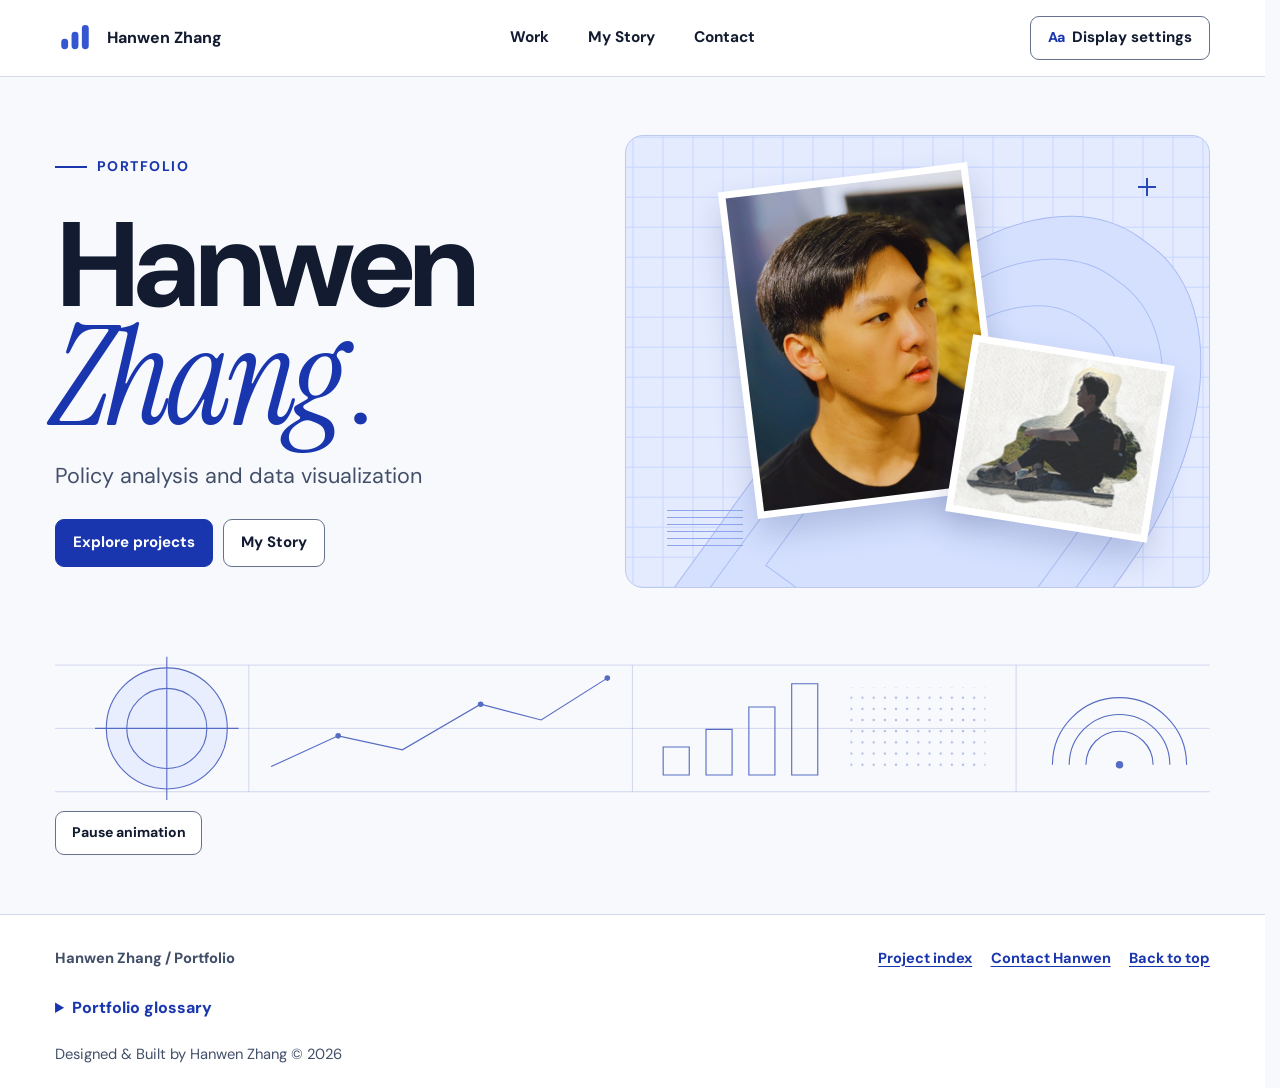
<file: index.html>
<!doctype html>
<html lang="en" data-theme="light" data-site-mode="site" data-route="home" data-site-url="https://hanwen-zhang-portfolio.axialgown3.chatgpt.site">
<head>
  <meta charset="utf-8">
  <meta name="viewport" content="width=device-width, initial-scale=1">
  <meta name="referrer" content="strict-origin-when-cross-origin">
  <meta name="description" content="Hanwen Zhang's portfolio of policy analysis, data visualization, design, and media projects.">
  <title>Hanwen Zhang — Portfolio</title>
  <link rel="icon" type="image/svg+xml" href="./assets/portfolio-logo.svg">
  <link rel="stylesheet" href="./styles.css">
</head>
<body>
<a class="skip-link button primary" href="#main-content">Skip to main content</a>
<header class="site-header" id="page-top" tabindex="-1">
  <div class="page-width topbar">
    <a class="brand" href="./" data-nav="home" aria-label="Hanwen Zhang, home" aria-current="page"><img class="brand-mark" src="./assets/portfolio-logo.svg" width="64" height="64" alt=""><span>Hanwen Zhang</span></a>
    <nav class="primary-nav" aria-label="Main navigation">
      <a href="./work/" data-nav="work">Work</a><a href="./my-story/" data-nav="story">My Story</a><a href="./contact/" data-nav="contact">Contact</a>
    </nav>
    <button class="button settings-trigger" id="display-open" type="button" aria-haspopup="dialog" aria-controls="display-dialog" hidden><span class="type-icon" aria-hidden="true">Aa</span><span>Display settings</span></button>
  </div>
</header>
<main id="main-content" tabindex="-1">
<section class="hero page-width" id="home" data-page-view data-title="Portfolio" aria-labelledby="home-title">
    <div class="hero-copy">
      <p class="eyebrow hero-kicker"><span aria-hidden="true"></span>Portfolio</p>
      <h1 id="home-title" tabindex="-1">Hanwen <em>Zhang</em><span class="name-period" aria-hidden="true">.</span></h1>
      <p class="hero-subtitle">Policy analysis and data visualization</p>
      <div class="button-row hero-actions">
        <a class="button primary" href="./work/">Explore projects</a>
        <a class="button outline" href="./my-story/">My Story</a>
      </div>
    </div>
    <figure class="portrait-stage">
      <div class="stage-arch" aria-hidden="true"></div>
      <span class="stage-cross" aria-hidden="true"></span>
      <span class="stage-lines" aria-hidden="true"></span>
      <div class="hero-photo"><img src="./assets/hanwen-portrait.jpg" alt="Hanwen Zhang in profile looking to the right" width="600" height="800" loading="eager" decoding="async" fetchpriority="high"></div>
      <div class="hero-collage"><img src="./assets/seated-collage.png" alt="Cutout collage of Hanwen sitting with his knees raised" width="800" height="694" loading="eager" decoding="async"></div>
    </figure>
    <div class="geometry-band">
      <div class="geometry-window" aria-hidden="true">
        <div class="geometry-track">
    <svg class="hero-geometry" viewBox="0 0 1240 176" aria-hidden="true" focusable="false">
      <defs>
        <pattern id="hero-dots" width="12" height="12" patternUnits="userSpaceOnUse">
          <circle cx="3" cy="3" r="1.25" fill="currentColor"/>
        </pattern>
      </defs>
      <path class="geometry-soft" d="M0 28H1240M0 96H1240M0 164H1240M208 28V164M620 28V164M1032 28V164"/>
      <circle class="geometry-fill" cx="120" cy="96" r="65"/>
      <g fill="none" stroke="currentColor" stroke-width="1.2">
        <circle cx="120" cy="96" r="65"/>
        <circle cx="120" cy="96" r="43"/>
        <path d="M120 19V173M43 96H197M232 137L304 104L373 119L457 70L522 87L593 42"/>
        <path d="M653 146V116H681V146ZM699 146V97H727V146ZM745 146V73H773V146ZM791 146V48H819V146Z"/>
        <path d="M1071 135A72 72 0 0 1 1215 135M1089 135A54 54 0 0 1 1197 135M1107 135A36 36 0 0 1 1179 135"/>
      </g>
      <g fill="currentColor">
        <circle cx="304" cy="104" r="3"/><circle cx="457" cy="70" r="3"/><circle cx="593" cy="42" r="3"/>
        <circle cx="1143" cy="135" r="4"/>
      </g>
      <rect x="854" y="52" width="145" height="90" fill="url(#hero-dots)" opacity=".45"/>
    </svg>
        </div>
      </div>
      <button class="button outline geometry-toggle" type="button" data-geometry-toggle hidden>Pause animation</button>
    </div>
</section>
</main>
<footer class="site-footer">
  <div class="page-width">
    <div class="footer-top">
      <p>Hanwen Zhang <span aria-hidden="true">/</span> Portfolio</p>
      <nav aria-label="Footer navigation"><a href="./work/">Project index</a><a href="./contact/">Contact Hanwen</a><a href="#page-top">Back to top</a></nav>
    </div>
    <details class="glossary" id="glossary"><summary>Portfolio glossary</summary><dl><div><dt>UTM</dt><dd>University of Toronto Mississauga.</dd></div><div><dt>Policy brief</dt><dd>A short document that gives decision-makers the evidence they need about a policy issue.</dd></div><div><dt>Data visualization</dt><dd>Showing information using charts, maps or other graphics.</dd></div><div><dt>Secondary data</dt><dd>Information already collected by another person or organization.</dd></div><div><dt>Empirical research</dt><dd>Research based on what people observe, measure or test.</dd></div><div><dt>Qualitative and quantitative analysis</dt><dd>Studying descriptions or experiences, and studying numbers or measurements.</dd></div><div><dt>ArcGIS</dt><dd>Software for making maps and studying information about places.</dd></div><div><dt>Design thinking</dt><dd>A way to understand what users need, try ideas and test them with users.</dd></div><div><dt>Marketing funnel</dt><dd>The steps a customer takes from first hearing about a business to buying from it.</dd></div><div><dt>K-pop</dt><dd>Korean popular music.</dd></div><div><dt>Michel Foucault</dt><dd>A French thinker whose work examined how ideas, institutions and power shape society.</dd></div><div><dt>Aesthetic fluidity</dt><dd>The way ideas about beauty and style can change across communities or over time.</dd></div></dl></details>
    <p class="footer-credit">Designed &amp; Built by Hanwen Zhang © 2026</p>
  </div>
</footer>
<dialog id="display-dialog" class="site-dialog" aria-labelledby="display-title">
  <div class="dialog-heading"><h2 id="display-title">Display settings</h2><button class="button outline" type="button" data-dialog-close autofocus>Close settings</button></div>
  <form id="display-settings">
    <fieldset>
      <legend>Color theme</legend>
      <label class="setting-option"><input type="radio" name="theme" value="light" checked>Light</label>
      <label class="setting-option"><input type="radio" name="theme" value="dark">Dark</label>
      <label class="setting-option"><input type="radio" name="theme" value="contrast">High contrast</label>
    </fieldset>
    <label class="setting-label" for="text-scale">Text size</label>
    <select id="text-scale" name="textSize">
      <option value="100">100%</option><option value="115">115%</option><option value="130">130%</option><option value="150">150%</option>
    </select>
    <label class="setting-option"><input type="checkbox" name="spacing">Increase line and paragraph spacing</label>
    <label class="setting-option"><input type="checkbox" name="motion">Reduce motion</label>
    <button class="button outline" type="reset">Reset display settings</button>
  </form>
</dialog>
<script type="application/json" id="portfolio-routes">{"paths":{"home":"","work":"work/","story":"my-story/","contact":"contact/","project-p1":"work/p1/","project-p2":"work/p2/","project-p3":"work/p3/","project-p4":"work/p4/","project-p5":"work/p5/","project-p6":"work/p6/","project-p7":"work/p7/","project-p4-part-b":"work/p4/part-b/"},"aliases":{"portfolio-main":"home","portfolio-main2":"work","portfolio-main3":"work","portfolio-mystory":"story","portfolio-p1":"project-p1","portfolio-p2":"project-p2","portfolio-p3":"project-p3","portfolio-p4":"project-p4","portfolio-p5":"project-p5","portfolio-p6":"project-p6","portfolio-p7":"project-p7","portfolio-p4-part-b":"project-p4-part-b"}}</script>
<script src="./portfolio.js" defer></script>
</body>
</html>
</file>
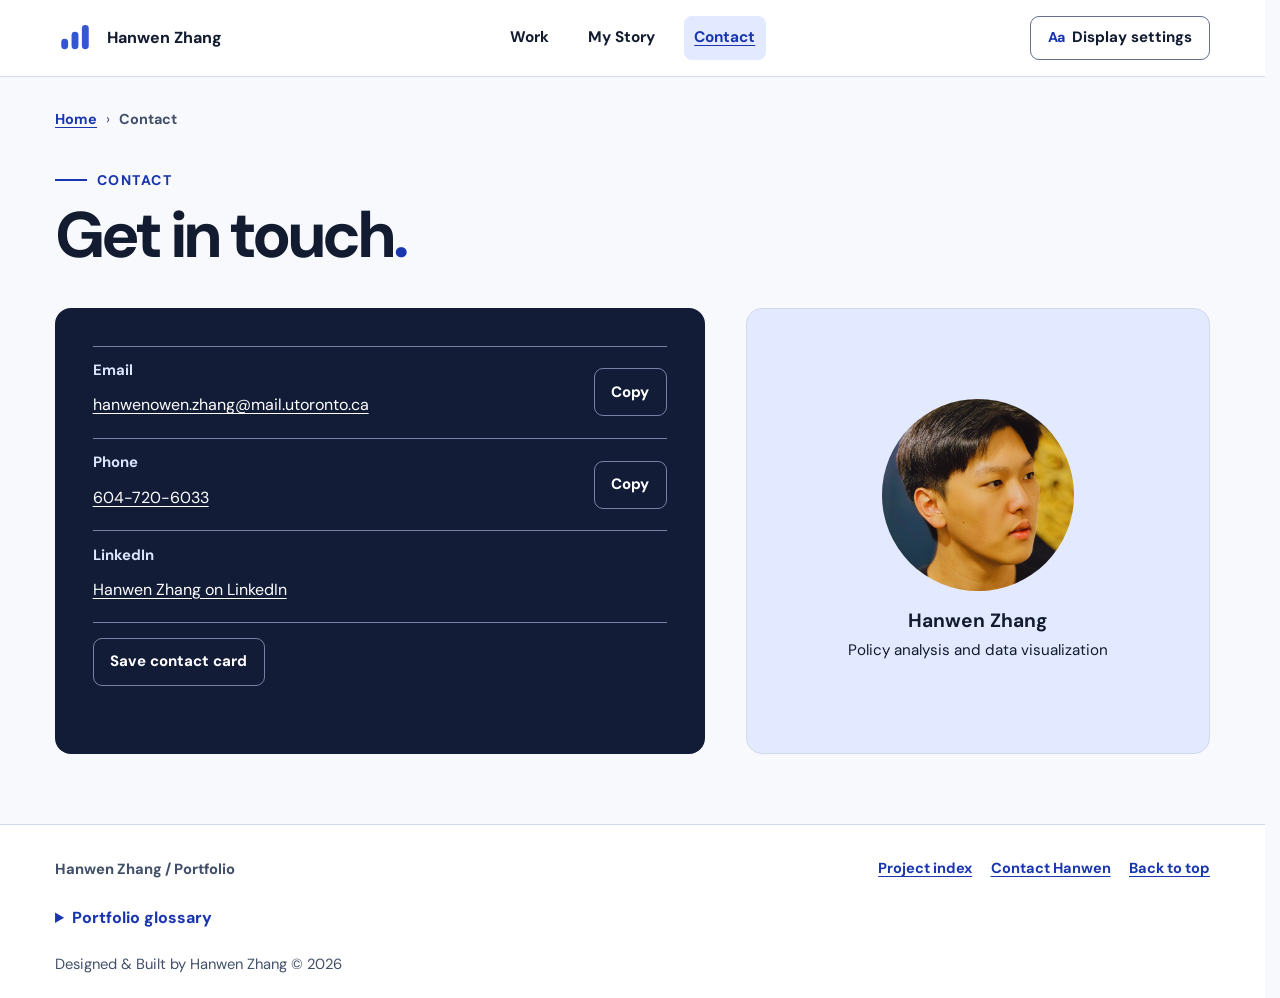
<file: contact/index.html>
<!doctype html>
<html lang="en" data-theme="light" data-site-mode="site" data-route="contact" data-site-url="https://hanwen-zhang-portfolio.axialgown3.chatgpt.site">
<head>
  <meta charset="utf-8">
  <meta name="viewport" content="width=device-width, initial-scale=1">
  <meta name="referrer" content="strict-origin-when-cross-origin">
  <meta name="description" content="Hanwen Zhang's portfolio of policy analysis, data visualization, design, and media projects.">
  <title>Contact — Hanwen Zhang</title>
  <link rel="icon" type="image/svg+xml" href="../assets/portfolio-logo.svg">
  <link rel="stylesheet" href="../styles.css">
</head>
<body>
<a class="skip-link button primary" href="#main-content">Skip to main content</a>
<header class="site-header" id="page-top" tabindex="-1">
  <div class="page-width topbar">
    <a class="brand" href="../" data-nav="home" aria-label="Hanwen Zhang, home"><img class="brand-mark" src="../assets/portfolio-logo.svg" width="64" height="64" alt=""><span>Hanwen Zhang</span></a>
    <nav class="primary-nav" aria-label="Main navigation">
      <a href="../work/" data-nav="work">Work</a><a href="../my-story/" data-nav="story">My Story</a><a href="../contact/" data-nav="contact" aria-current="page">Contact</a>
    </nav>
    <button class="button settings-trigger" id="display-open" type="button" aria-haspopup="dialog" aria-controls="display-dialog" hidden><span class="type-icon" aria-hidden="true">Aa</span><span>Display settings</span></button>
  </div>
</header>
<main id="main-content" tabindex="-1">
<section class="page-width contact-page" id="contact" data-page-view data-title="Contact" aria-labelledby="contact-title">
  <nav class="breadcrumb" aria-label="Breadcrumb"><ol role="list"><li><a href="../">Home</a></li><li><span class="breadcrumb-separator" aria-hidden="true">›</span><span aria-current="page">Contact</span></li></ol></nav>
  <header class="page-intro">
    <p class="eyebrow hero-kicker"><span aria-hidden="true"></span>Contact</p>
    <div class="section-heading"><h1 id="contact-title" tabindex="-1">Get in touch<span aria-hidden="true">.</span></h1></div>
  </header>
  <div class="contact-layout">
    <div class="contact-section">
      <ul class="contact-list">
        <li><div><span>Email</span><a href="mailto:hanwenowen.zhang@mail.utoronto.ca">hanwenowen.zhang@mail.utoronto.ca</a></div><button class="button contact-copy" type="button" data-copy="hanwenowen.zhang@mail.utoronto.ca" data-copy-label="Email address" aria-label="Copy email address" hidden>Copy</button></li>
        <li><div><span>Phone</span><a href="tel:+16047206033">604-720-6033</a></div><button class="button contact-copy" type="button" data-copy="604-720-6033" data-copy-label="Phone number" aria-label="Copy phone number" hidden>Copy</button></li>
        <li><div><span>LinkedIn</span><a href="https://www.linkedin.com/in/hanwen-zhang-ut12345">Hanwen Zhang on LinkedIn</a></div></li>
      </ul>
      <a class="button contact-copy save-contact" href="data:text/vcard;charset=utf-8,BEGIN%3AVCARD%0D%0AVERSION%3A3.0%0D%0AN%3AZhang%3BHanwen%3B%3B%3B%0D%0AFN%3AHanwen%20Zhang%0D%0AEMAIL%3Ahanwenowen.zhang%40mail.utoronto.ca%0D%0ATEL%3A%2B16047206033%0D%0AURL%3Ahttps%3A%2F%2Fwww.linkedin.com%2Fin%2Fhanwen-zhang-ut12345%0D%0AEND%3AVCARD%0D%0A" download="Hanwen-Zhang.vcf">Save contact card</a>
      <p class="copy-status" id="copy-status" role="status" aria-atomic="true"></p>
    </div>
    <figure class="contact-portrait">
      <img src="../assets/hanwen-portrait.jpg" alt="Hanwen Zhang in profile looking to the right" width="600" height="800" loading="eager" decoding="async">
      <figcaption><strong>Hanwen Zhang</strong><span>Policy analysis and data visualization</span></figcaption>
    </figure>
  </div>
</section>
</main>
<footer class="site-footer">
  <div class="page-width">
    <div class="footer-top">
      <p>Hanwen Zhang <span aria-hidden="true">/</span> Portfolio</p>
      <nav aria-label="Footer navigation"><a href="../work/">Project index</a><a href="../contact/">Contact Hanwen</a><a href="#page-top">Back to top</a></nav>
    </div>
    <details class="glossary" id="glossary"><summary>Portfolio glossary</summary><dl><div><dt>UTM</dt><dd>University of Toronto Mississauga.</dd></div><div><dt>Policy brief</dt><dd>A short document that gives decision-makers the evidence they need about a policy issue.</dd></div><div><dt>Data visualization</dt><dd>Showing information using charts, maps or other graphics.</dd></div><div><dt>Secondary data</dt><dd>Information already collected by another person or organization.</dd></div><div><dt>Empirical research</dt><dd>Research based on what people observe, measure or test.</dd></div><div><dt>Qualitative and quantitative analysis</dt><dd>Studying descriptions or experiences, and studying numbers or measurements.</dd></div><div><dt>ArcGIS</dt><dd>Software for making maps and studying information about places.</dd></div><div><dt>Design thinking</dt><dd>A way to understand what users need, try ideas and test them with users.</dd></div><div><dt>Marketing funnel</dt><dd>The steps a customer takes from first hearing about a business to buying from it.</dd></div><div><dt>K-pop</dt><dd>Korean popular music.</dd></div><div><dt>Michel Foucault</dt><dd>A French thinker whose work examined how ideas, institutions and power shape society.</dd></div><div><dt>Aesthetic fluidity</dt><dd>The way ideas about beauty and style can change across communities or over time.</dd></div></dl></details>
    <p class="footer-credit">Designed &amp; Built by Hanwen Zhang © 2026</p>
  </div>
</footer>
<dialog id="display-dialog" class="site-dialog" aria-labelledby="display-title">
  <div class="dialog-heading"><h2 id="display-title">Display settings</h2><button class="button outline" type="button" data-dialog-close autofocus>Close settings</button></div>
  <form id="display-settings">
    <fieldset>
      <legend>Color theme</legend>
      <label class="setting-option"><input type="radio" name="theme" value="light" checked>Light</label>
      <label class="setting-option"><input type="radio" name="theme" value="dark">Dark</label>
      <label class="setting-option"><input type="radio" name="theme" value="contrast">High contrast</label>
    </fieldset>
    <label class="setting-label" for="text-scale">Text size</label>
    <select id="text-scale" name="textSize">
      <option value="100">100%</option><option value="115">115%</option><option value="130">130%</option><option value="150">150%</option>
    </select>
    <label class="setting-option"><input type="checkbox" name="spacing">Increase line and paragraph spacing</label>
    <label class="setting-option"><input type="checkbox" name="motion">Reduce motion</label>
    <button class="button outline" type="reset">Reset display settings</button>
  </form>
</dialog>
<dialog id="copy-dialog" class="site-dialog" aria-labelledby="copy-title">
  <div class="dialog-heading"><h2 id="copy-title">Copy contact details</h2><button class="button outline" type="button" data-dialog-close autofocus>Close copy window</button></div>
  <label for="copy-value" id="copy-label">Contact details</label>
  <input id="copy-value" class="copy-value" aria-describedby="copy-help" readonly>
  <p id="copy-help">Select the text and use your device’s Copy command.</p>
</dialog>
<script type="application/json" id="portfolio-routes">{"paths":{"home":"","work":"work/","story":"my-story/","contact":"contact/","project-p1":"work/p1/","project-p2":"work/p2/","project-p3":"work/p3/","project-p4":"work/p4/","project-p5":"work/p5/","project-p6":"work/p6/","project-p7":"work/p7/","project-p4-part-b":"work/p4/part-b/"},"aliases":{"portfolio-main":"home","portfolio-main2":"work","portfolio-main3":"work","portfolio-mystory":"story","portfolio-p1":"project-p1","portfolio-p2":"project-p2","portfolio-p3":"project-p3","portfolio-p4":"project-p4","portfolio-p5":"project-p5","portfolio-p6":"project-p6","portfolio-p7":"project-p7","portfolio-p4-part-b":"project-p4-part-b"}}</script>
<script src="../portfolio.js" defer></script>
</body>
</html>
</file>
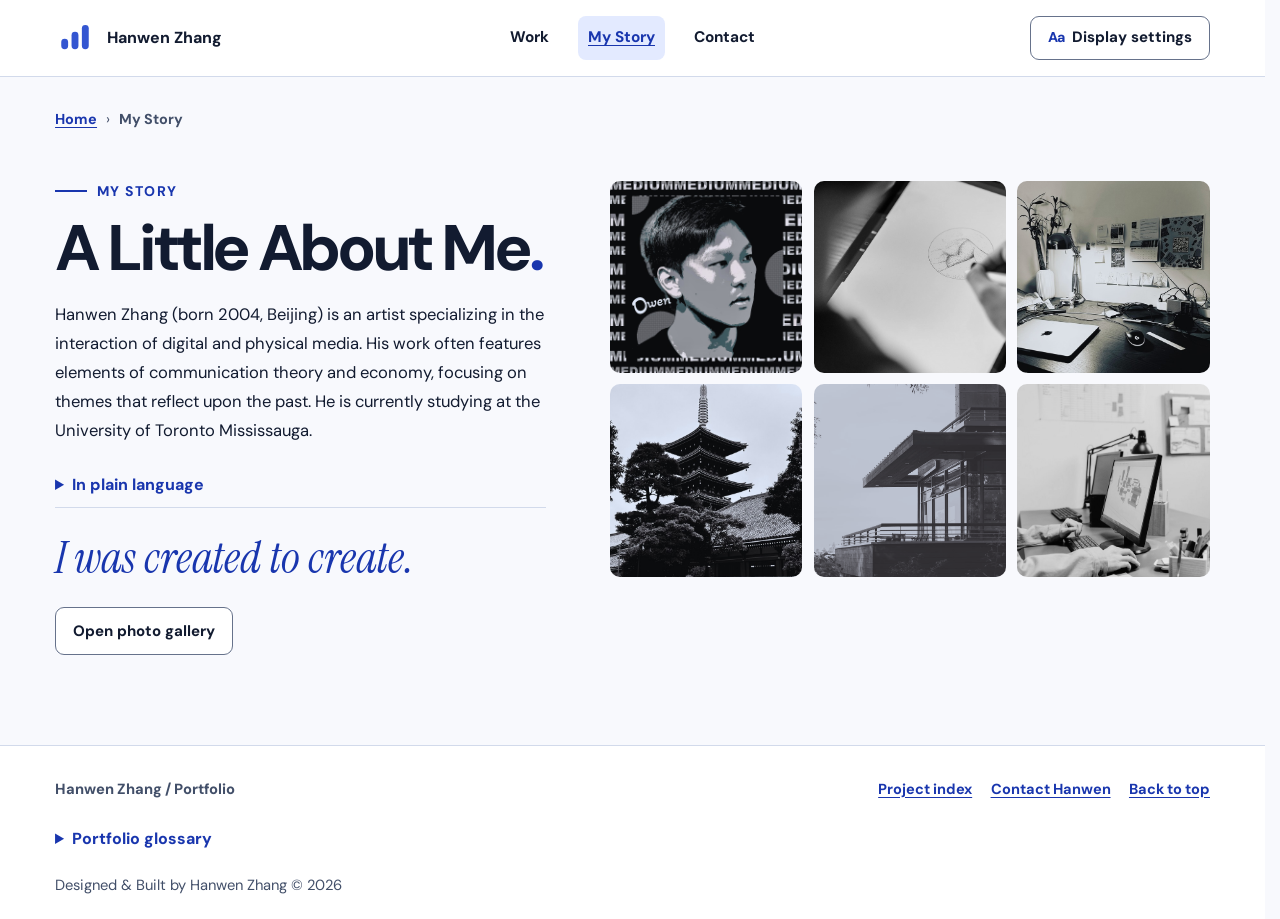
<file: my-story/index.html>
<!doctype html>
<html lang="en" data-theme="light" data-site-mode="site" data-route="story" data-site-url="https://hanwen-zhang-portfolio.axialgown3.chatgpt.site">
<head>
  <meta charset="utf-8">
  <meta name="viewport" content="width=device-width, initial-scale=1">
  <meta name="referrer" content="strict-origin-when-cross-origin">
  <meta name="description" content="Hanwen Zhang's portfolio of policy analysis, data visualization, design, and media projects.">
  <title>My Story — Hanwen Zhang</title>
  <link rel="icon" type="image/svg+xml" href="../assets/portfolio-logo.svg">
  <link rel="stylesheet" href="../styles.css">
</head>
<body>
<a class="skip-link button primary" href="#main-content">Skip to main content</a>
<header class="site-header" id="page-top" tabindex="-1">
  <div class="page-width topbar">
    <a class="brand" href="../" data-nav="home" aria-label="Hanwen Zhang, home"><img class="brand-mark" src="../assets/portfolio-logo.svg" width="64" height="64" alt=""><span>Hanwen Zhang</span></a>
    <nav class="primary-nav" aria-label="Main navigation">
      <a href="../work/" data-nav="work">Work</a><a href="../my-story/" data-nav="story" aria-current="page">My Story</a><a href="../contact/" data-nav="contact">Contact</a>
    </nav>
    <button class="button settings-trigger" id="display-open" type="button" aria-haspopup="dialog" aria-controls="display-dialog" hidden><span class="type-icon" aria-hidden="true">Aa</span><span>Display settings</span></button>
  </div>
</header>
<main id="main-content" tabindex="-1">
<section class="page-width" id="story" data-page-view data-title="My Story" aria-labelledby="story-title">
  <nav class="breadcrumb" aria-label="Breadcrumb"><ol role="list"><li><a href="../">Home</a></li><li><span class="breadcrumb-separator" aria-hidden="true">›</span><span aria-current="page">My Story</span></li></ol></nav>
  <div class="story-section">
    <div class="story-copy">
      <p class="eyebrow hero-kicker"><span aria-hidden="true"></span>My Story</p>
      <h1 id="story-title" tabindex="-1">A Little About Me<span aria-hidden="true">.</span></h1>
      <div class="prose"><p id="biography">Hanwen Zhang (born 2004, Beijing) is an artist specializing in the interaction of digital and physical media. His work often features elements of communication theory and economy, focusing on themes that reflect upon the past. He is currently studying at the University of Toronto Mississauga.</p></div>
      <details class="reading-panel">
        <summary>In plain language</summary>
        <div class="prose"><p>I’m Hanwen Zhang, an artist born in Beijing in 2004. I make work with digital tools and physical materials. I use ideas about communication and the economy to look back at the past. I study at the University of Toronto Mississauga.</p></div>
      </details>
      <blockquote class="story-motto">I was created to create<span aria-hidden="true">.</span></blockquote>
      <button class="button outline" type="button" data-gallery-open hidden>Open photo gallery</button>
    </div>
    <ul class="story-images" role="list" aria-label="Photos from My Story"><li><img src="../assets/graphic-portrait.jpg" alt="A high-contrast graphic portrait of Hanwen over a typographic background" width="800" height="800" loading="lazy" decoding="async"></li>
<li><img src="../assets/sketching.png" alt="A hand sketching on a sheet of paper" width="800" height="533" loading="lazy" decoding="async"></li>
<li><img src="../assets/desk.jpg" alt="A worktable lit by a desk lamp with notes on the wall" width="600" height="800" loading="lazy" decoding="async"></li>
<li><img src="../assets/pagoda.jpg" alt="A multi-tier pagoda framed by trees" width="600" height="800" loading="lazy" decoding="async"></li>
<li><img src="../assets/architecture.png" alt="A modern building with an overhanging roof, photographed in black and white" width="621" height="800" loading="lazy" decoding="async"></li>
<li><img src="../assets/studio.png" alt="A black-and-white photo of a studio with a computer and drawings" width="533" height="800" loading="lazy" decoding="async"></li></ul>
  </div>
</section>
</main>
<footer class="site-footer">
  <div class="page-width">
    <div class="footer-top">
      <p>Hanwen Zhang <span aria-hidden="true">/</span> Portfolio</p>
      <nav aria-label="Footer navigation"><a href="../work/">Project index</a><a href="../contact/">Contact Hanwen</a><a href="#page-top">Back to top</a></nav>
    </div>
    <details class="glossary" id="glossary"><summary>Portfolio glossary</summary><dl><div><dt>UTM</dt><dd>University of Toronto Mississauga.</dd></div><div><dt>Policy brief</dt><dd>A short document that gives decision-makers the evidence they need about a policy issue.</dd></div><div><dt>Data visualization</dt><dd>Showing information using charts, maps or other graphics.</dd></div><div><dt>Secondary data</dt><dd>Information already collected by another person or organization.</dd></div><div><dt>Empirical research</dt><dd>Research based on what people observe, measure or test.</dd></div><div><dt>Qualitative and quantitative analysis</dt><dd>Studying descriptions or experiences, and studying numbers or measurements.</dd></div><div><dt>ArcGIS</dt><dd>Software for making maps and studying information about places.</dd></div><div><dt>Design thinking</dt><dd>A way to understand what users need, try ideas and test them with users.</dd></div><div><dt>Marketing funnel</dt><dd>The steps a customer takes from first hearing about a business to buying from it.</dd></div><div><dt>K-pop</dt><dd>Korean popular music.</dd></div><div><dt>Michel Foucault</dt><dd>A French thinker whose work examined how ideas, institutions and power shape society.</dd></div><div><dt>Aesthetic fluidity</dt><dd>The way ideas about beauty and style can change across communities or over time.</dd></div></dl></details>
    <p class="footer-credit">Designed &amp; Built by Hanwen Zhang © 2026</p>
  </div>
</footer>
<dialog id="display-dialog" class="site-dialog" aria-labelledby="display-title">
  <div class="dialog-heading"><h2 id="display-title">Display settings</h2><button class="button outline" type="button" data-dialog-close autofocus>Close settings</button></div>
  <form id="display-settings">
    <fieldset>
      <legend>Color theme</legend>
      <label class="setting-option"><input type="radio" name="theme" value="light" checked>Light</label>
      <label class="setting-option"><input type="radio" name="theme" value="dark">Dark</label>
      <label class="setting-option"><input type="radio" name="theme" value="contrast">High contrast</label>
    </fieldset>
    <label class="setting-label" for="text-scale">Text size</label>
    <select id="text-scale" name="textSize">
      <option value="100">100%</option><option value="115">115%</option><option value="130">130%</option><option value="150">150%</option>
    </select>
    <label class="setting-option"><input type="checkbox" name="spacing">Increase line and paragraph spacing</label>
    <label class="setting-option"><input type="checkbox" name="motion">Reduce motion</label>
    <button class="button outline" type="reset">Reset display settings</button>
  </form>
</dialog>
<dialog id="gallery-dialog" class="site-dialog gallery-dialog" aria-labelledby="gallery-title">
  <div class="dialog-heading"><h2 id="gallery-title">My Story photos</h2><button class="button outline" type="button" data-dialog-close autofocus>Close gallery</button></div>
  <figure class="gallery-display"><img id="gallery-image" alt=""><figcaption id="gallery-caption" aria-hidden="true"></figcaption></figure>
  <div class="gallery-controls">
    <button class="button outline" type="button" id="gallery-previous">Previous photo</button>
    <p id="gallery-position" role="status" aria-atomic="true"></p>
    <button class="button outline" type="button" id="gallery-next">Next photo</button>
  </div>
  <div class="gallery-filmstrip" id="gallery-filmstrip" role="group" aria-label="Choose a photo"></div>
</dialog>
<script type="application/json" id="portfolio-routes">{"paths":{"home":"","work":"work/","story":"my-story/","contact":"contact/","project-p1":"work/p1/","project-p2":"work/p2/","project-p3":"work/p3/","project-p4":"work/p4/","project-p5":"work/p5/","project-p6":"work/p6/","project-p7":"work/p7/","project-p4-part-b":"work/p4/part-b/"},"aliases":{"portfolio-main":"home","portfolio-main2":"work","portfolio-main3":"work","portfolio-mystory":"story","portfolio-p1":"project-p1","portfolio-p2":"project-p2","portfolio-p3":"project-p3","portfolio-p4":"project-p4","portfolio-p5":"project-p5","portfolio-p6":"project-p6","portfolio-p7":"project-p7","portfolio-p4-part-b":"project-p4-part-b"}}</script>
<script src="../portfolio.js" defer></script>
</body>
</html>
</file>
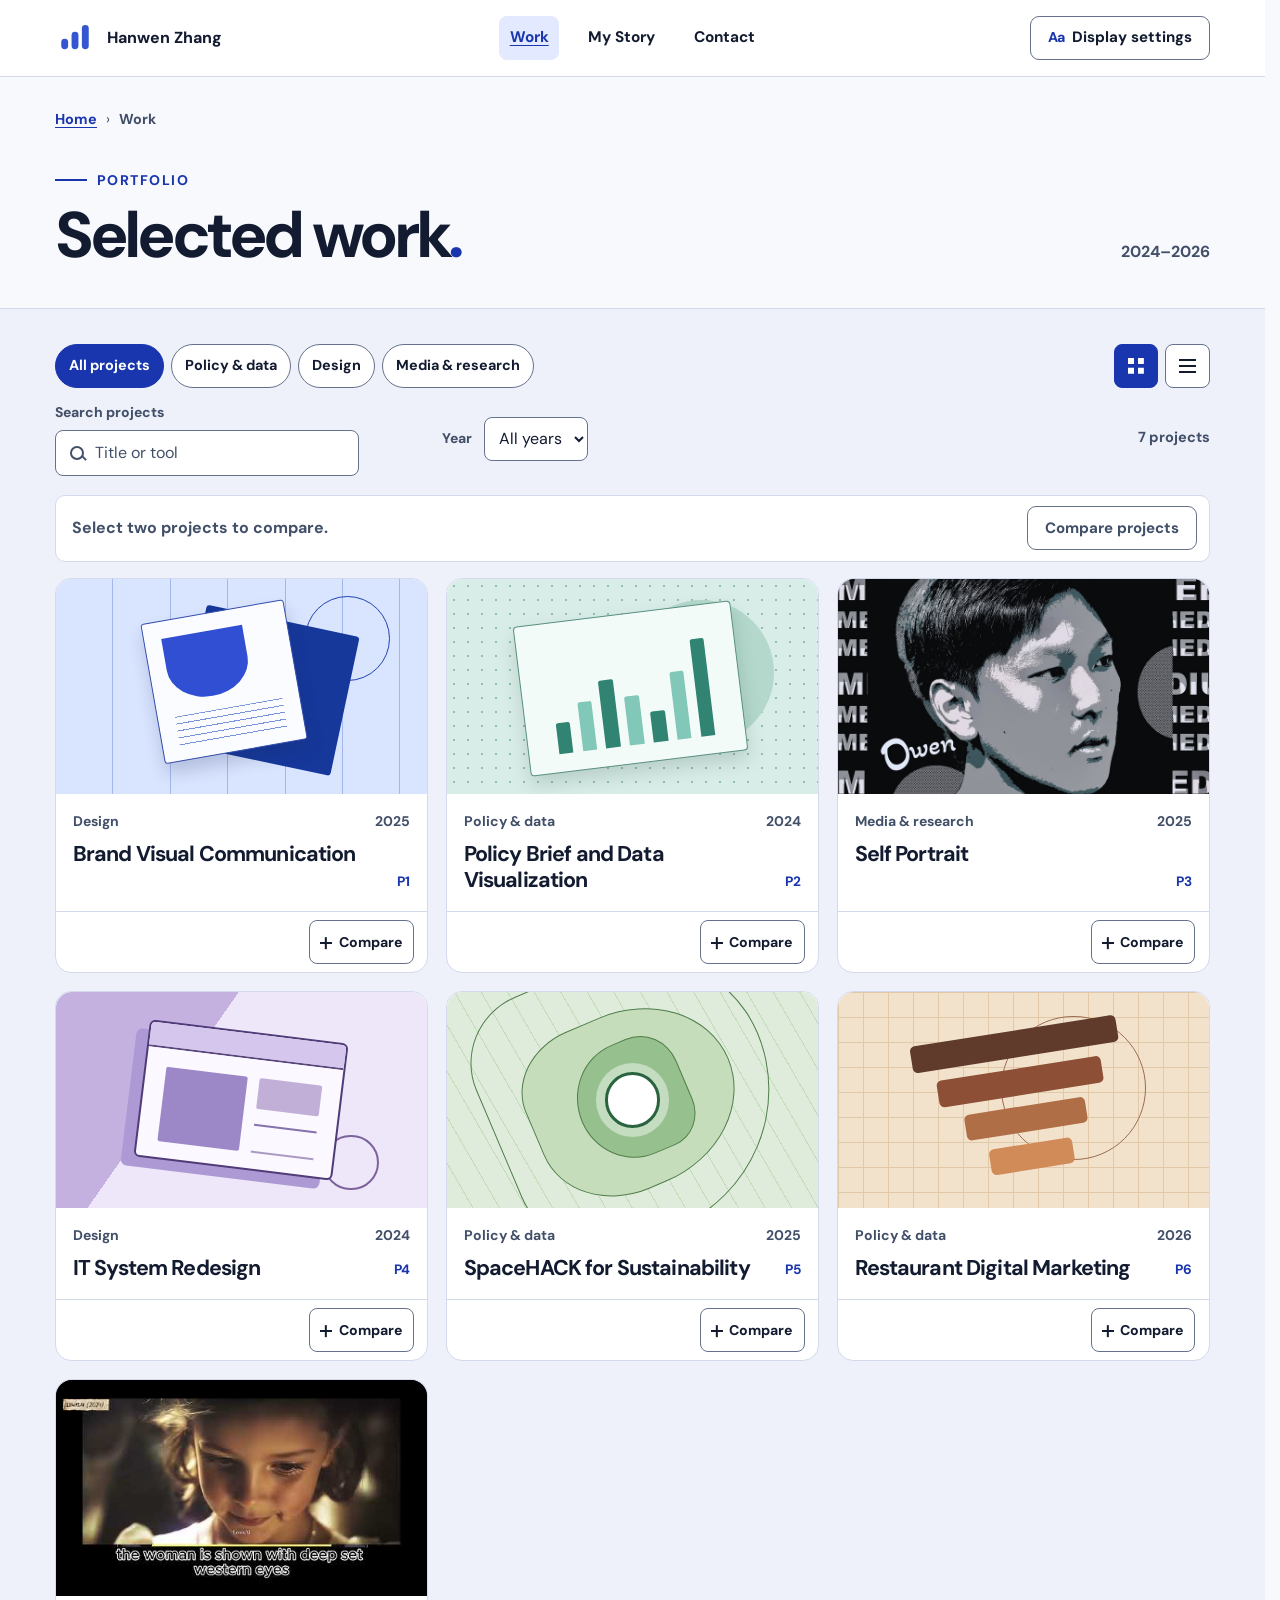
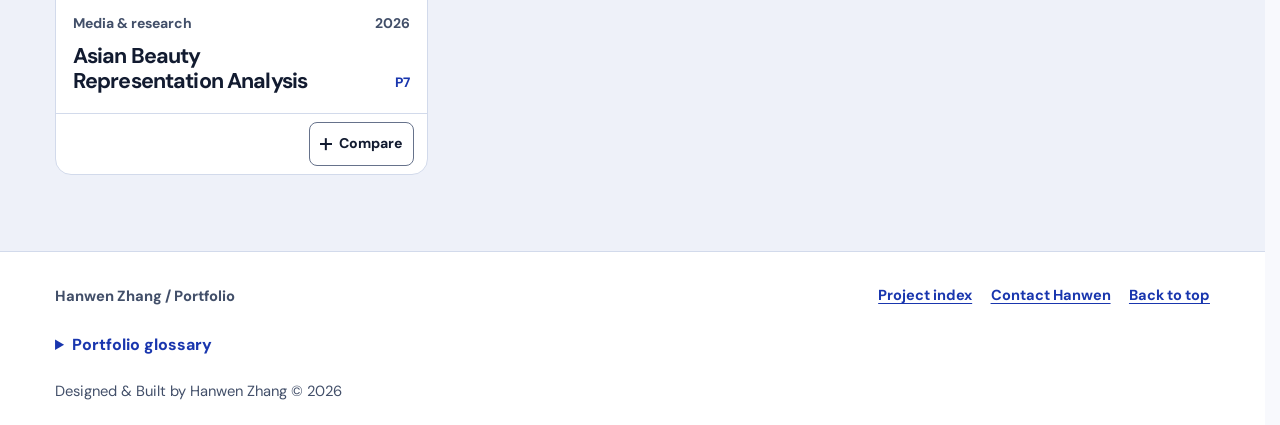
<file: work/index.html>
<!doctype html>
<html lang="en" data-theme="light" data-site-mode="site" data-route="work" data-site-url="https://hanwen-zhang-portfolio.axialgown3.chatgpt.site">
<head>
  <meta charset="utf-8">
  <meta name="viewport" content="width=device-width, initial-scale=1">
  <meta name="referrer" content="strict-origin-when-cross-origin">
  <meta name="description" content="Hanwen Zhang's portfolio of policy analysis, data visualization, design, and media projects.">
  <title>Selected work — Hanwen Zhang</title>
  <link rel="icon" type="image/svg+xml" href="../assets/portfolio-logo.svg">
  <link rel="stylesheet" href="../styles.css">
</head>
<body>
<a class="skip-link button primary" href="#main-content">Skip to main content</a>
<header class="site-header" id="page-top" tabindex="-1">
  <div class="page-width topbar">
    <a class="brand" href="../" data-nav="home" aria-label="Hanwen Zhang, home"><img class="brand-mark" src="../assets/portfolio-logo.svg" width="64" height="64" alt=""><span>Hanwen Zhang</span></a>
    <nav class="primary-nav" aria-label="Main navigation">
      <a href="../work/" data-nav="work" aria-current="page">Work</a><a href="../my-story/" data-nav="story">My Story</a><a href="../contact/" data-nav="contact">Contact</a>
    </nav>
    <button class="button settings-trigger" id="display-open" type="button" aria-haspopup="dialog" aria-controls="display-dialog" hidden><span class="type-icon" aria-hidden="true">Aa</span><span>Display settings</span></button>
  </div>
</header>
<main id="main-content" tabindex="-1">
<section id="work" data-page-view data-title="Selected work" aria-labelledby="work-title">
  <div class="page-width"><nav class="breadcrumb" aria-label="Breadcrumb"><ol role="list"><li><a href="../">Home</a></li><li><span class="breadcrumb-separator" aria-hidden="true">›</span><span aria-current="page">Work</span></li></ol></nav></div>
  <header class="page-width page-intro">
    <p class="eyebrow hero-kicker"><span aria-hidden="true"></span>Portfolio</p>
    <div class="section-heading">
      <h1 id="work-title" tabindex="-1">Selected work<span aria-hidden="true">.</span></h1>
      <p>2024–2026</p>
    </div>
  </header>
  <div class="work-section">
    <div class="page-width">
      <div class="work-controls" data-work-controls hidden>
        <div class="filters" role="group" aria-label="Filter projects by topic">
          <button type="button" aria-pressed="true" data-filter="all">All projects</button>
          <button type="button" aria-pressed="false" data-filter="policy">Policy &amp; data</button>
          <button type="button" aria-pressed="false" data-filter="design">Design</button>
          <button type="button" aria-pressed="false" data-filter="media">Media &amp; research</button>
        </div>
        <div class="view-controls" role="group" aria-label="Project layout">
          <button type="button" aria-label="Grid view" aria-pressed="true" title="Grid view" data-layout="grid"><span class="grid-icon" aria-hidden="true"></span></button>
          <button type="button" aria-label="List view" aria-pressed="false" title="List view" data-layout="list"><span class="list-icon" aria-hidden="true"></span></button>
        </div>
      </div>
      <div class="search-row" data-work-controls hidden>
        <div class="filter-fields">
          <div class="search-control">
            <label for="project-search">Search projects</label>
            <div class="search-box">
              <span class="search-icon" aria-hidden="true"></span>
              <input type="search" id="project-search" placeholder="Title or tool" autocomplete="off">
            </div>
          </div>
          <div class="year-control">
            <label for="project-year">Year</label>
            <select id="project-year">
              <option value="all">All years</option><option value="2024">2024</option><option value="2025">2025</option><option value="2026">2026</option>
            </select>
          </div>
        </div>
        <p class="result-count" role="status" aria-atomic="true" id="project-count">7 projects</p>
      </div>
      <div class="compare-bar" data-compare-controls hidden>
        <p id="compare-status" role="status" aria-atomic="true">Select two projects to compare.</p>
        <div class="button-row">
          <button class="button outline" type="button" id="compare-clear" hidden>Clear comparison</button>
          <button class="button primary" type="button" id="compare-open" aria-haspopup="dialog" aria-controls="compare-dialog" disabled>Compare projects</button>
        </div>
      </div>
      <ul class="project-grid" id="project-grid" role="list"><li class="project-card" data-project-card="p1" data-category="design" data-year="2025" data-search="P1 Brand Visual Communication Design 2025 Adobe InDesign 2025 Adobe Illustrator 2025 A masterpiece of digital media design, seamlessly weaving the dialogue between technology and humanity into a symphony of innovation and expression." data-title="Brand Visual Communication" data-topic="Design" data-summary="How design can communicate ideas about people and technology." data-tools="Adobe InDesign 2025, Adobe Illustrator 2025">
  <a class="project-link" href="../work/p1/" aria-labelledby="card-p1">
    <div class="project-art art-brand" aria-hidden="true"><span class="brand-back"></span><span class="brand-paper"><i></i><b></b></span><span class="brand-orb"></span></div>
    <div class="card-copy">
      <p class="card-meta"><span>Design</span><span>2025</span></p>
      <h3 id="card-p1"><span class="visually-hidden">P1. </span>Brand Visual Communication</h3>
      <span class="project-code" aria-hidden="true">P1</span>
    </div>
  </a>
  <div class="card-actions" data-compare-controls hidden>
    <button class="compare-toggle" type="button" data-compare-project="p1" aria-label="Compare Brand Visual Communication" aria-pressed="false"><span aria-hidden="true"></span>Compare</button>
  </div>
</li>
<li class="project-card" data-project-card="p2" data-category="policy" data-year="2024" data-search="P2 Policy Brief and Data Visualization Policy &amp; data 2024 Adobe InDesign 2025 StataMP 18 Microsoft Excel Extracting secondary data from empirical research to create a timeline-based impact chart reflecting policy interventions. The article level suited to policymakers&#x27; expertise in economics and enhance it with visually supportive design elements." data-title="Policy Brief and Data Visualization" data-topic="Policy &amp; data" data-summary="I turned findings from existing studies into a timeline that helps policymakers see when changes happened." data-tools="Adobe InDesign 2025, StataMP 18, Microsoft Excel">
  <a class="project-link" href="../work/p2/" aria-labelledby="card-p2">
    <div class="project-art art-policy" aria-hidden="true"><span class="chart-paper"><i></i><i></i><i></i><i></i><i></i><i></i><i></i></span><span class="chart-orb"></span></div>
    <div class="card-copy">
      <p class="card-meta"><span>Policy &amp; data</span><span>2024</span></p>
      <h3 id="card-p2"><span class="visually-hidden">P2. </span>Policy Brief and Data Visualization</h3>
      <span class="project-code" aria-hidden="true">P2</span>
    </div>
  </a>
  <div class="card-actions" data-compare-controls hidden>
    <button class="compare-toggle" type="button" data-compare-project="p2" aria-label="Compare Policy Brief and Data Visualization" aria-pressed="false"><span aria-hidden="true"></span>Compare</button>
  </div>
</li>
<li class="project-card" data-project-card="p3" data-category="media" data-year="2025" data-search="P3 Self Portrait Media &amp; research 2025 Canva Adobe Photoshop 2025 Adobe Illustrator 2025 Innovatively using digital media tools to manage production planning, from philosophical ideas to digital media creation, resulted in a score of A+." data-title="Self Portrait" data-topic="Media &amp; research" data-summary="I used digital tools to make a self-portrait and organize the steps needed to produce it." data-tools="Canva, Adobe Photoshop 2025, Adobe Illustrator 2025">
  <a class="project-link" href="../work/p3/" aria-labelledby="card-p3">
    <div class="project-art art-portrait" aria-hidden="true"><img src="../assets/graphic-portrait.jpg" alt="" width="800" height="800" loading="lazy" decoding="async"></div>
    <div class="card-copy">
      <p class="card-meta"><span>Media &amp; research</span><span>2025</span></p>
      <h3 id="card-p3"><span class="visually-hidden">P3. </span>Self Portrait</h3>
      <span class="project-code" aria-hidden="true">P3</span>
    </div>
  </a>
  <div class="card-actions" data-compare-controls hidden>
    <button class="compare-toggle" type="button" data-compare-project="p3" aria-label="Compare Self Portrait" aria-pressed="false"><span aria-hidden="true"></span>Compare</button>
  </div>
</li>
<li class="project-card" data-project-card="p4" data-category="design" data-year="2024" data-search="P4 IT System Redesign Design 2024 Canva UltiMaker Cura Adobe Photoshop 2025 Combining different social media tools and performing digital content editing to create a high-quality brochure. The final prototype was realized through 3D printing, with the model collaboratively developed by the team." data-title="IT System Redesign" data-topic="Design" data-summary="Our team made a brochure and a 3D-printed model for a redesigned system." data-tools="Canva, UltiMaker Cura, Adobe Photoshop 2025">
  <a class="project-link" href="../work/p4/" aria-labelledby="card-p4">
    <div class="project-art art-systems" aria-hidden="true"><span class="wireframe"><i></i><b></b><em></em></span><span class="wireframe-dot"></span></div>
    <div class="card-copy">
      <p class="card-meta"><span>Design</span><span>2024</span></p>
      <h3 id="card-p4"><span class="visually-hidden">P4. </span>IT System Redesign</h3>
      <span class="project-code" aria-hidden="true">P4</span>
    </div>
  </a>
  <div class="card-actions" data-compare-controls hidden>
    <button class="compare-toggle" type="button" data-compare-project="p4" aria-label="Compare IT System Redesign" aria-pressed="false"><span aria-hidden="true"></span>Compare</button>
  </div>
</li>
<li class="project-card" data-project-card="p5" data-category="policy" data-year="2025" data-search="P5 SpaceHACK for Sustainability Policy &amp; data 2025 ArcGIS Participate in data analysis regarding food security, population density and the implementation of macro policies. Qualitative and quantitative analyses were conducted using the ArcGIS database software of the University of Toronto." data-title="SpaceHACK for Sustainability" data-topic="Policy &amp; data" data-summary="I looked at food access, where people live and how larger policies are put into practice. I used ArcGIS to study maps and data." data-tools="ArcGIS">
  <a class="project-link" href="../work/p5/" aria-labelledby="card-p5">
    <div class="project-art art-spatial" aria-hidden="true"><span class="geo-contour"></span><span class="geo-contour second"></span><span class="geo-contour third"></span><span class="geo-point"></span></div>
    <div class="card-copy">
      <p class="card-meta"><span>Policy &amp; data</span><span>2025</span></p>
      <h3 id="card-p5"><span class="visually-hidden">P5. </span>SpaceHACK for Sustainability</h3>
      <span class="project-code" aria-hidden="true">P5</span>
    </div>
  </a>
  <div class="card-actions" data-compare-controls hidden>
    <button class="compare-toggle" type="button" data-compare-project="p5" aria-label="Compare SpaceHACK for Sustainability" aria-pressed="false"><span aria-hidden="true"></span>Compare</button>
  </div>
</li>
<li class="project-card" data-project-card="p6" data-category="policy" data-year="2026" data-search="P6 Restaurant Digital Marketing Policy &amp; data 2026 Canva Through real on-site interviews and data collection at the milk tea stores. New marketing funnel strategy was formulated from the perspectives of profit and cost." data-title="Restaurant Digital Marketing" data-topic="Policy &amp; data" data-summary="I interviewed people and gathered data at milk tea stores. I used what I learned about costs and profits to plan how the stores could attract customers." data-tools="Canva">
  <a class="project-link" href="../work/p6/" aria-labelledby="card-p6">
    <div class="project-art art-marketing" aria-hidden="true"><span class="funnel"><i></i><i></i><i></i><i></i></span><span class="funnel-ring"></span></div>
    <div class="card-copy">
      <p class="card-meta"><span>Policy &amp; data</span><span>2026</span></p>
      <h3 id="card-p6"><span class="visually-hidden">P6. </span>Restaurant Digital Marketing</h3>
      <span class="project-code" aria-hidden="true">P6</span>
    </div>
  </a>
  <div class="card-actions" data-compare-controls hidden>
    <button class="compare-toggle" type="button" data-compare-project="p6" aria-label="Compare Restaurant Digital Marketing" aria-pressed="false"><span aria-hidden="true"></span>Compare</button>
  </div>
</li>
<li class="project-card" data-project-card="p7" data-category="media" data-year="2026" data-search="P7 Asian Beauty Representation Analysis Media &amp; research 2026 CapCut Adobe Premiere Pro The analysis of Asian aesthetic characteristics employs the analytical methodology of Foucault and others. In-depth analysis of K-POP and the international perspective on the global aesthetic fluidity." data-title="Asian Beauty Representation Analysis" data-topic="Media &amp; research" data-summary="This project studies how K-pop and ideas about beauty in different countries shape the way Asian beauty is shown." data-tools="CapCut, Adobe Premiere Pro">
  <a class="project-link" href="../work/p7/" aria-labelledby="card-p7">
    <div class="project-art art-beauty" aria-hidden="true"><img src="../assets/video-poster.jpg" width="480" height="360" alt="" loading="lazy" decoding="async"></div>
    <div class="card-copy">
      <p class="card-meta"><span>Media &amp; research</span><span>2026</span></p>
      <h3 id="card-p7"><span class="visually-hidden">P7. </span>Asian Beauty Representation Analysis</h3>
      <span class="project-code" aria-hidden="true">P7</span>
    </div>
  </a>
  <div class="card-actions" data-compare-controls hidden>
    <button class="compare-toggle" type="button" data-compare-project="p7" aria-label="Compare Asian Beauty Representation Analysis" aria-pressed="false"><span aria-hidden="true"></span>Compare</button>
  </div>
</li></ul>
      <div class="empty-state" id="empty-projects" hidden><p>No matching projects.</p><button class="button outline" type="button" id="reset-filters">Reset filters</button></div>
    </div>
  </div>
</section>
</main>
<footer class="site-footer">
  <div class="page-width">
    <div class="footer-top">
      <p>Hanwen Zhang <span aria-hidden="true">/</span> Portfolio</p>
      <nav aria-label="Footer navigation"><a href="../work/">Project index</a><a href="../contact/">Contact Hanwen</a><a href="#page-top">Back to top</a></nav>
    </div>
    <details class="glossary" id="glossary"><summary>Portfolio glossary</summary><dl><div><dt>UTM</dt><dd>University of Toronto Mississauga.</dd></div><div><dt>Policy brief</dt><dd>A short document that gives decision-makers the evidence they need about a policy issue.</dd></div><div><dt>Data visualization</dt><dd>Showing information using charts, maps or other graphics.</dd></div><div><dt>Secondary data</dt><dd>Information already collected by another person or organization.</dd></div><div><dt>Empirical research</dt><dd>Research based on what people observe, measure or test.</dd></div><div><dt>Qualitative and quantitative analysis</dt><dd>Studying descriptions or experiences, and studying numbers or measurements.</dd></div><div><dt>ArcGIS</dt><dd>Software for making maps and studying information about places.</dd></div><div><dt>Design thinking</dt><dd>A way to understand what users need, try ideas and test them with users.</dd></div><div><dt>Marketing funnel</dt><dd>The steps a customer takes from first hearing about a business to buying from it.</dd></div><div><dt>K-pop</dt><dd>Korean popular music.</dd></div><div><dt>Michel Foucault</dt><dd>A French thinker whose work examined how ideas, institutions and power shape society.</dd></div><div><dt>Aesthetic fluidity</dt><dd>The way ideas about beauty and style can change across communities or over time.</dd></div></dl></details>
    <p class="footer-credit">Designed &amp; Built by Hanwen Zhang © 2026</p>
  </div>
</footer>
<dialog id="display-dialog" class="site-dialog" aria-labelledby="display-title">
  <div class="dialog-heading"><h2 id="display-title">Display settings</h2><button class="button outline" type="button" data-dialog-close autofocus>Close settings</button></div>
  <form id="display-settings">
    <fieldset>
      <legend>Color theme</legend>
      <label class="setting-option"><input type="radio" name="theme" value="light" checked>Light</label>
      <label class="setting-option"><input type="radio" name="theme" value="dark">Dark</label>
      <label class="setting-option"><input type="radio" name="theme" value="contrast">High contrast</label>
    </fieldset>
    <label class="setting-label" for="text-scale">Text size</label>
    <select id="text-scale" name="textSize">
      <option value="100">100%</option><option value="115">115%</option><option value="130">130%</option><option value="150">150%</option>
    </select>
    <label class="setting-option"><input type="checkbox" name="spacing">Increase line and paragraph spacing</label>
    <label class="setting-option"><input type="checkbox" name="motion">Reduce motion</label>
    <button class="button outline" type="reset">Reset display settings</button>
  </form>
</dialog>
<dialog id="compare-dialog" class="site-dialog compare-dialog" aria-labelledby="compare-title">
  <div class="dialog-heading"><h2 id="compare-title">Compare projects</h2><button class="button outline" type="button" data-dialog-close autofocus>Close comparison</button></div>
  <div class="compare-grid" id="compare-projects"></div>
</dialog>
<script type="application/json" id="portfolio-routes">{"paths":{"home":"","work":"work/","story":"my-story/","contact":"contact/","project-p1":"work/p1/","project-p2":"work/p2/","project-p3":"work/p3/","project-p4":"work/p4/","project-p5":"work/p5/","project-p6":"work/p6/","project-p7":"work/p7/","project-p4-part-b":"work/p4/part-b/"},"aliases":{"portfolio-main":"home","portfolio-main2":"work","portfolio-main3":"work","portfolio-mystory":"story","portfolio-p1":"project-p1","portfolio-p2":"project-p2","portfolio-p3":"project-p3","portfolio-p4":"project-p4","portfolio-p5":"project-p5","portfolio-p6":"project-p6","portfolio-p7":"project-p7","portfolio-p4-part-b":"project-p4-part-b"}}</script>
<script src="../portfolio.js" defer></script>
</body>
</html>
</file>
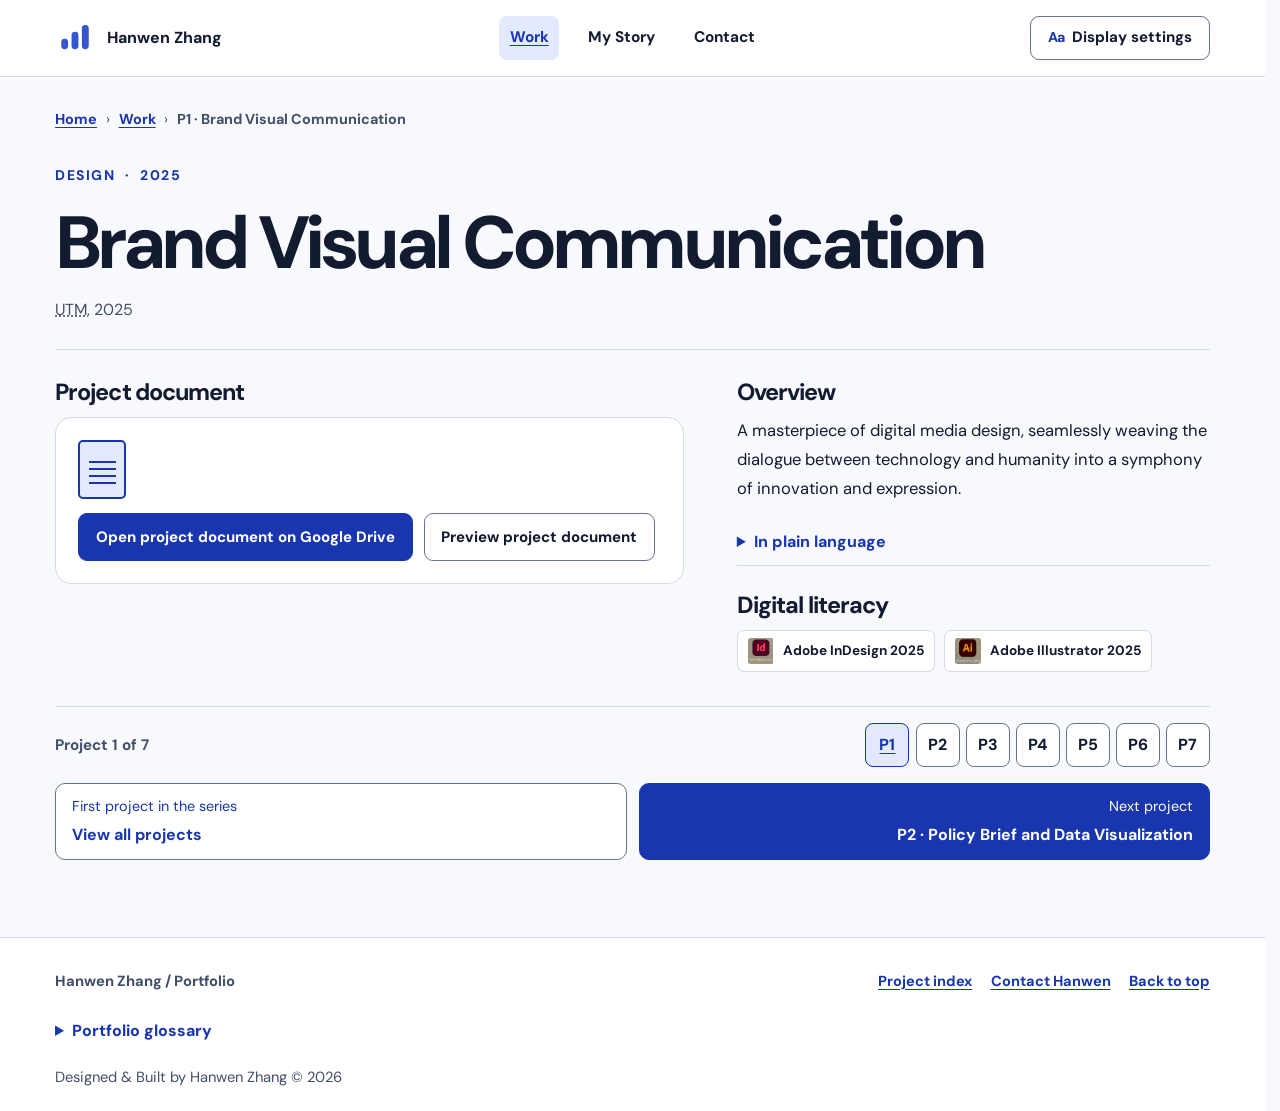
<file: work/p1/index.html>
<!doctype html>
<html lang="en" data-theme="light" data-site-mode="site" data-route="project-p1" data-site-url="https://hanwen-zhang-portfolio.axialgown3.chatgpt.site">
<head>
  <meta charset="utf-8">
  <meta name="viewport" content="width=device-width, initial-scale=1">
  <meta name="referrer" content="strict-origin-when-cross-origin">
  <meta name="description" content="Hanwen Zhang's portfolio of policy analysis, data visualization, design, and media projects.">
  <title>Brand Visual Communication — Hanwen Zhang</title>
  <link rel="icon" type="image/svg+xml" href="../../assets/portfolio-logo.svg">
  <link rel="stylesheet" href="../../styles.css">
</head>
<body>
<a class="skip-link button primary" href="#main-content">Skip to main content</a>
<header class="site-header" id="page-top" tabindex="-1">
  <div class="page-width topbar">
    <a class="brand" href="../../" data-nav="home" aria-label="Hanwen Zhang, home"><img class="brand-mark" src="../../assets/portfolio-logo.svg" width="64" height="64" alt=""><span>Hanwen Zhang</span></a>
    <nav class="primary-nav" aria-label="Main navigation">
      <a href="../../work/" data-nav="work" aria-current="location">Work</a><a href="../../my-story/" data-nav="story">My Story</a><a href="../../contact/" data-nav="contact">Contact</a>
    </nav>
    <button class="button settings-trigger" id="display-open" type="button" aria-haspopup="dialog" aria-controls="display-dialog" hidden><span class="type-icon" aria-hidden="true">Aa</span><span>Display settings</span></button>
  </div>
</header>
<main id="main-content" tabindex="-1">
<article class="project-view page-width" id="project-p1" data-page-view data-title="Brand Visual Communication" aria-labelledby="heading-p1">
  <nav class="breadcrumb" aria-label="Breadcrumb"><ol role="list"><li><a href="../../">Home</a></li><li><span class="breadcrumb-separator" aria-hidden="true">›</span><a href="../../work/">Work</a></li><li><span class="breadcrumb-separator" aria-hidden="true">›</span><span aria-current="page">P1 · Brand Visual Communication</span></li></ol></nav>
  <header class="case-heading">
    <p class="eyebrow"><span>Design</span><span aria-hidden="true">·</span><span>2025</span></p>
    <h1 id="heading-p1" tabindex="-1">Brand Visual Communication</h1>
    <p><abbr title="University of Toronto Mississauga">UTM</abbr>, 2025</p>
    
  </header>
  <div class="case-layout">
    <div class="case-main"><section class="project-resource" aria-labelledby="resource-p1">
  <h2 id="resource-p1">Project document</h2>
  <div class="document-card">
    <span class="document-symbol" aria-hidden="true"></span>
    <div class="document-actions button-row">
      <a class="button primary" href="https://drive.google.com/file/d/1_9-UmZ5uQZsnd4Vz0XCZ8DTM4zzbkPAc/view?usp=share_link">Open project document on Google Drive</a>
      <button class="button outline" data-doc="https://drive.google.com/file/d/1_9-UmZ5uQZsnd4Vz0XCZ8DTM4zzbkPAc/preview" data-closed-label="Preview project document" type="button" aria-expanded="false" aria-controls="doc-p1" hidden>Preview project document</button>
    </div>
    <div class="document-preview" id="doc-p1" hidden></div>
  </div>
</section></div>
    <div class="case-sidebar">
      <section class="case-overview" aria-labelledby="overview-p1">
        <h2 id="overview-p1">Overview</h2>
        <div class="prose"><p>A masterpiece of digital media design, seamlessly weaving the dialogue between technology and humanity into a symphony of innovation and expression.</p></div>
        <details class="reading-panel"><summary>In plain language</summary><div class="prose"><p>How design can communicate ideas about people and technology.</p></div></details>
      </section>
      <section class="case-tools" aria-labelledby="tools-p1">
        <h2 id="tools-p1">Digital literacy</h2>
        <ul class="tool-list"><li><img src="../../assets/indesign.png" alt="" width="292" height="310" loading="lazy" decoding="async"><span>Adobe InDesign 2025</span></li>
<li><img src="../../assets/illustrator.png" alt="" width="302" height="288" loading="lazy" decoding="async"><span>Adobe Illustrator 2025</span></li></ul>
      </section>
    </div>
  </div>
  <nav class="project-pagination" aria-label="Project navigation">
  <div class="series-index">
    <p>Project 1 of 7</p>
    <ol class="series-jumps" aria-label="Jump to a project"><li><a href="../../work/p1/" aria-label="P1: Brand Visual Communication" aria-current="location">P1</a></li><li><a href="../../work/p2/" aria-label="P2: Policy Brief and Data Visualization">P2</a></li><li><a href="../../work/p3/" aria-label="P3: Self Portrait">P3</a></li><li><a href="../../work/p4/" aria-label="P4: IT System Redesign">P4</a></li><li><a href="../../work/p5/" aria-label="P5: SpaceHACK for Sustainability">P5</a></li><li><a href="../../work/p6/" aria-label="P6: Restaurant Digital Marketing">P6</a></li><li><a href="../../work/p7/" aria-label="P7: Asian Beauty Representation Analysis">P7</a></li></ol>
  </div>
  <div class="project-step-row"><a class="project-step project-step-previous project-step-index" href="../../work/"><span>First project in the series</span><strong>View all projects</strong></a><a class="project-step project-step-next" rel="next" href="../../work/p2/"><span>Next project</span><strong>P2 · Policy Brief and Data Visualization</strong></a></div>
</nav>
</article>
</main>
<footer class="site-footer">
  <div class="page-width">
    <div class="footer-top">
      <p>Hanwen Zhang <span aria-hidden="true">/</span> Portfolio</p>
      <nav aria-label="Footer navigation"><a href="../../work/">Project index</a><a href="../../contact/">Contact Hanwen</a><a href="#page-top">Back to top</a></nav>
    </div>
    <details class="glossary" id="glossary"><summary>Portfolio glossary</summary><dl><div><dt>UTM</dt><dd>University of Toronto Mississauga.</dd></div><div><dt>Policy brief</dt><dd>A short document that gives decision-makers the evidence they need about a policy issue.</dd></div><div><dt>Data visualization</dt><dd>Showing information using charts, maps or other graphics.</dd></div><div><dt>Secondary data</dt><dd>Information already collected by another person or organization.</dd></div><div><dt>Empirical research</dt><dd>Research based on what people observe, measure or test.</dd></div><div><dt>Qualitative and quantitative analysis</dt><dd>Studying descriptions or experiences, and studying numbers or measurements.</dd></div><div><dt>ArcGIS</dt><dd>Software for making maps and studying information about places.</dd></div><div><dt>Design thinking</dt><dd>A way to understand what users need, try ideas and test them with users.</dd></div><div><dt>Marketing funnel</dt><dd>The steps a customer takes from first hearing about a business to buying from it.</dd></div><div><dt>K-pop</dt><dd>Korean popular music.</dd></div><div><dt>Michel Foucault</dt><dd>A French thinker whose work examined how ideas, institutions and power shape society.</dd></div><div><dt>Aesthetic fluidity</dt><dd>The way ideas about beauty and style can change across communities or over time.</dd></div></dl></details>
    <p class="footer-credit">Designed &amp; Built by Hanwen Zhang © 2026</p>
  </div>
</footer>
<dialog id="display-dialog" class="site-dialog" aria-labelledby="display-title">
  <div class="dialog-heading"><h2 id="display-title">Display settings</h2><button class="button outline" type="button" data-dialog-close autofocus>Close settings</button></div>
  <form id="display-settings">
    <fieldset>
      <legend>Color theme</legend>
      <label class="setting-option"><input type="radio" name="theme" value="light" checked>Light</label>
      <label class="setting-option"><input type="radio" name="theme" value="dark">Dark</label>
      <label class="setting-option"><input type="radio" name="theme" value="contrast">High contrast</label>
    </fieldset>
    <label class="setting-label" for="text-scale">Text size</label>
    <select id="text-scale" name="textSize">
      <option value="100">100%</option><option value="115">115%</option><option value="130">130%</option><option value="150">150%</option>
    </select>
    <label class="setting-option"><input type="checkbox" name="spacing">Increase line and paragraph spacing</label>
    <label class="setting-option"><input type="checkbox" name="motion">Reduce motion</label>
    <button class="button outline" type="reset">Reset display settings</button>
  </form>
</dialog>
<script type="application/json" id="portfolio-routes">{"paths":{"home":"","work":"work/","story":"my-story/","contact":"contact/","project-p1":"work/p1/","project-p2":"work/p2/","project-p3":"work/p3/","project-p4":"work/p4/","project-p5":"work/p5/","project-p6":"work/p6/","project-p7":"work/p7/","project-p4-part-b":"work/p4/part-b/"},"aliases":{"portfolio-main":"home","portfolio-main2":"work","portfolio-main3":"work","portfolio-mystory":"story","portfolio-p1":"project-p1","portfolio-p2":"project-p2","portfolio-p3":"project-p3","portfolio-p4":"project-p4","portfolio-p5":"project-p5","portfolio-p6":"project-p6","portfolio-p7":"project-p7","portfolio-p4-part-b":"project-p4-part-b"}}</script>
<script src="../../portfolio.js" defer></script>
</body>
</html>
</file>
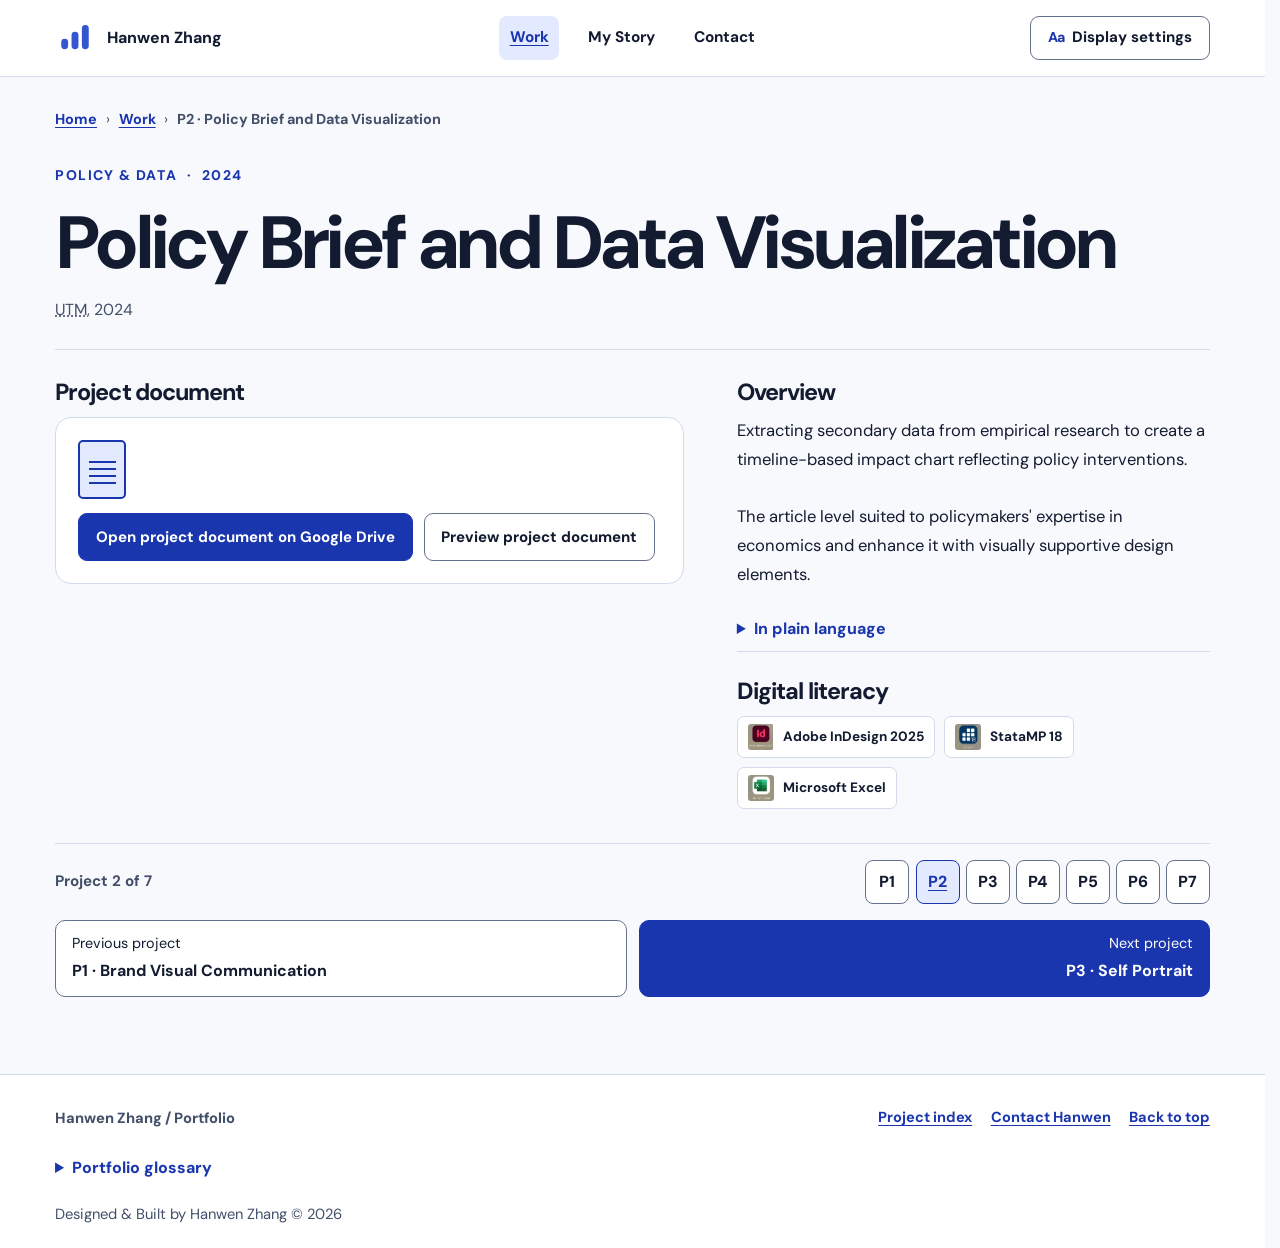
<file: work/p2/index.html>
<!doctype html>
<html lang="en" data-theme="light" data-site-mode="site" data-route="project-p2" data-site-url="https://hanwen-zhang-portfolio.axialgown3.chatgpt.site">
<head>
  <meta charset="utf-8">
  <meta name="viewport" content="width=device-width, initial-scale=1">
  <meta name="referrer" content="strict-origin-when-cross-origin">
  <meta name="description" content="Hanwen Zhang's portfolio of policy analysis, data visualization, design, and media projects.">
  <title>Policy Brief and Data Visualization — Hanwen Zhang</title>
  <link rel="icon" type="image/svg+xml" href="../../assets/portfolio-logo.svg">
  <link rel="stylesheet" href="../../styles.css">
</head>
<body>
<a class="skip-link button primary" href="#main-content">Skip to main content</a>
<header class="site-header" id="page-top" tabindex="-1">
  <div class="page-width topbar">
    <a class="brand" href="../../" data-nav="home" aria-label="Hanwen Zhang, home"><img class="brand-mark" src="../../assets/portfolio-logo.svg" width="64" height="64" alt=""><span>Hanwen Zhang</span></a>
    <nav class="primary-nav" aria-label="Main navigation">
      <a href="../../work/" data-nav="work" aria-current="location">Work</a><a href="../../my-story/" data-nav="story">My Story</a><a href="../../contact/" data-nav="contact">Contact</a>
    </nav>
    <button class="button settings-trigger" id="display-open" type="button" aria-haspopup="dialog" aria-controls="display-dialog" hidden><span class="type-icon" aria-hidden="true">Aa</span><span>Display settings</span></button>
  </div>
</header>
<main id="main-content" tabindex="-1">
<article class="project-view page-width" id="project-p2" data-page-view data-title="Policy Brief and Data Visualization" aria-labelledby="heading-p2">
  <nav class="breadcrumb" aria-label="Breadcrumb"><ol role="list"><li><a href="../../">Home</a></li><li><span class="breadcrumb-separator" aria-hidden="true">›</span><a href="../../work/">Work</a></li><li><span class="breadcrumb-separator" aria-hidden="true">›</span><span aria-current="page">P2 · Policy Brief and Data Visualization</span></li></ol></nav>
  <header class="case-heading">
    <p class="eyebrow"><span>Policy &amp; data</span><span aria-hidden="true">·</span><span>2024</span></p>
    <h1 id="heading-p2" tabindex="-1">Policy Brief and Data Visualization</h1>
    <p><abbr title="University of Toronto Mississauga">UTM</abbr>, 2024</p>
    
  </header>
  <div class="case-layout">
    <div class="case-main"><section class="project-resource" aria-labelledby="resource-p2">
  <h2 id="resource-p2">Project document</h2>
  <div class="document-card">
    <span class="document-symbol" aria-hidden="true"></span>
    <div class="document-actions button-row">
      <a class="button primary" href="https://drive.google.com/file/d/1U2WAUfZm8CV5nAtL-suIsoeKnmNBBUSz/view?usp=sharing">Open project document on Google Drive</a>
      <button class="button outline" data-doc="https://drive.google.com/file/d/1U2WAUfZm8CV5nAtL-suIsoeKnmNBBUSz/preview" data-closed-label="Preview project document" type="button" aria-expanded="false" aria-controls="doc-p2" hidden>Preview project document</button>
    </div>
    <div class="document-preview" id="doc-p2" hidden></div>
  </div>
</section></div>
    <div class="case-sidebar">
      <section class="case-overview" aria-labelledby="overview-p2">
        <h2 id="overview-p2">Overview</h2>
        <div class="prose"><p>Extracting secondary data from empirical research to create a timeline-based impact chart reflecting policy interventions.</p><p>The article level suited to policymakers&#x27; expertise in economics and enhance it with visually supportive design elements.</p></div>
        <details class="reading-panel"><summary>In plain language</summary><div class="prose"><p>I turned findings from existing studies into a timeline that helps policymakers see when changes happened.</p></div></details>
      </section>
      <section class="case-tools" aria-labelledby="tools-p2">
        <h2 id="tools-p2">Digital literacy</h2>
        <ul class="tool-list"><li><img src="../../assets/indesign.png" alt="" width="292" height="310" loading="lazy" decoding="async"><span>Adobe InDesign 2025</span></li>
<li><img src="../../assets/stata.png" alt="" width="292" height="288" loading="lazy" decoding="async"><span>StataMP 18</span></li>
<li><img src="../../assets/excel.png" alt="" width="292" height="288" loading="lazy" decoding="async"><span>Microsoft Excel</span></li></ul>
      </section>
    </div>
  </div>
  <nav class="project-pagination" aria-label="Project navigation">
  <div class="series-index">
    <p>Project 2 of 7</p>
    <ol class="series-jumps" aria-label="Jump to a project"><li><a href="../../work/p1/" aria-label="P1: Brand Visual Communication">P1</a></li><li><a href="../../work/p2/" aria-label="P2: Policy Brief and Data Visualization" aria-current="location">P2</a></li><li><a href="../../work/p3/" aria-label="P3: Self Portrait">P3</a></li><li><a href="../../work/p4/" aria-label="P4: IT System Redesign">P4</a></li><li><a href="../../work/p5/" aria-label="P5: SpaceHACK for Sustainability">P5</a></li><li><a href="../../work/p6/" aria-label="P6: Restaurant Digital Marketing">P6</a></li><li><a href="../../work/p7/" aria-label="P7: Asian Beauty Representation Analysis">P7</a></li></ol>
  </div>
  <div class="project-step-row"><a class="project-step project-step-previous" rel="prev" href="../../work/p1/"><span>Previous project</span><strong>P1 · Brand Visual Communication</strong></a><a class="project-step project-step-next" rel="next" href="../../work/p3/"><span>Next project</span><strong>P3 · Self Portrait</strong></a></div>
</nav>
</article>
</main>
<footer class="site-footer">
  <div class="page-width">
    <div class="footer-top">
      <p>Hanwen Zhang <span aria-hidden="true">/</span> Portfolio</p>
      <nav aria-label="Footer navigation"><a href="../../work/">Project index</a><a href="../../contact/">Contact Hanwen</a><a href="#page-top">Back to top</a></nav>
    </div>
    <details class="glossary" id="glossary"><summary>Portfolio glossary</summary><dl><div><dt>UTM</dt><dd>University of Toronto Mississauga.</dd></div><div><dt>Policy brief</dt><dd>A short document that gives decision-makers the evidence they need about a policy issue.</dd></div><div><dt>Data visualization</dt><dd>Showing information using charts, maps or other graphics.</dd></div><div><dt>Secondary data</dt><dd>Information already collected by another person or organization.</dd></div><div><dt>Empirical research</dt><dd>Research based on what people observe, measure or test.</dd></div><div><dt>Qualitative and quantitative analysis</dt><dd>Studying descriptions or experiences, and studying numbers or measurements.</dd></div><div><dt>ArcGIS</dt><dd>Software for making maps and studying information about places.</dd></div><div><dt>Design thinking</dt><dd>A way to understand what users need, try ideas and test them with users.</dd></div><div><dt>Marketing funnel</dt><dd>The steps a customer takes from first hearing about a business to buying from it.</dd></div><div><dt>K-pop</dt><dd>Korean popular music.</dd></div><div><dt>Michel Foucault</dt><dd>A French thinker whose work examined how ideas, institutions and power shape society.</dd></div><div><dt>Aesthetic fluidity</dt><dd>The way ideas about beauty and style can change across communities or over time.</dd></div></dl></details>
    <p class="footer-credit">Designed &amp; Built by Hanwen Zhang © 2026</p>
  </div>
</footer>
<dialog id="display-dialog" class="site-dialog" aria-labelledby="display-title">
  <div class="dialog-heading"><h2 id="display-title">Display settings</h2><button class="button outline" type="button" data-dialog-close autofocus>Close settings</button></div>
  <form id="display-settings">
    <fieldset>
      <legend>Color theme</legend>
      <label class="setting-option"><input type="radio" name="theme" value="light" checked>Light</label>
      <label class="setting-option"><input type="radio" name="theme" value="dark">Dark</label>
      <label class="setting-option"><input type="radio" name="theme" value="contrast">High contrast</label>
    </fieldset>
    <label class="setting-label" for="text-scale">Text size</label>
    <select id="text-scale" name="textSize">
      <option value="100">100%</option><option value="115">115%</option><option value="130">130%</option><option value="150">150%</option>
    </select>
    <label class="setting-option"><input type="checkbox" name="spacing">Increase line and paragraph spacing</label>
    <label class="setting-option"><input type="checkbox" name="motion">Reduce motion</label>
    <button class="button outline" type="reset">Reset display settings</button>
  </form>
</dialog>
<script type="application/json" id="portfolio-routes">{"paths":{"home":"","work":"work/","story":"my-story/","contact":"contact/","project-p1":"work/p1/","project-p2":"work/p2/","project-p3":"work/p3/","project-p4":"work/p4/","project-p5":"work/p5/","project-p6":"work/p6/","project-p7":"work/p7/","project-p4-part-b":"work/p4/part-b/"},"aliases":{"portfolio-main":"home","portfolio-main2":"work","portfolio-main3":"work","portfolio-mystory":"story","portfolio-p1":"project-p1","portfolio-p2":"project-p2","portfolio-p3":"project-p3","portfolio-p4":"project-p4","portfolio-p5":"project-p5","portfolio-p6":"project-p6","portfolio-p7":"project-p7","portfolio-p4-part-b":"project-p4-part-b"}}</script>
<script src="../../portfolio.js" defer></script>
</body>
</html>
</file>
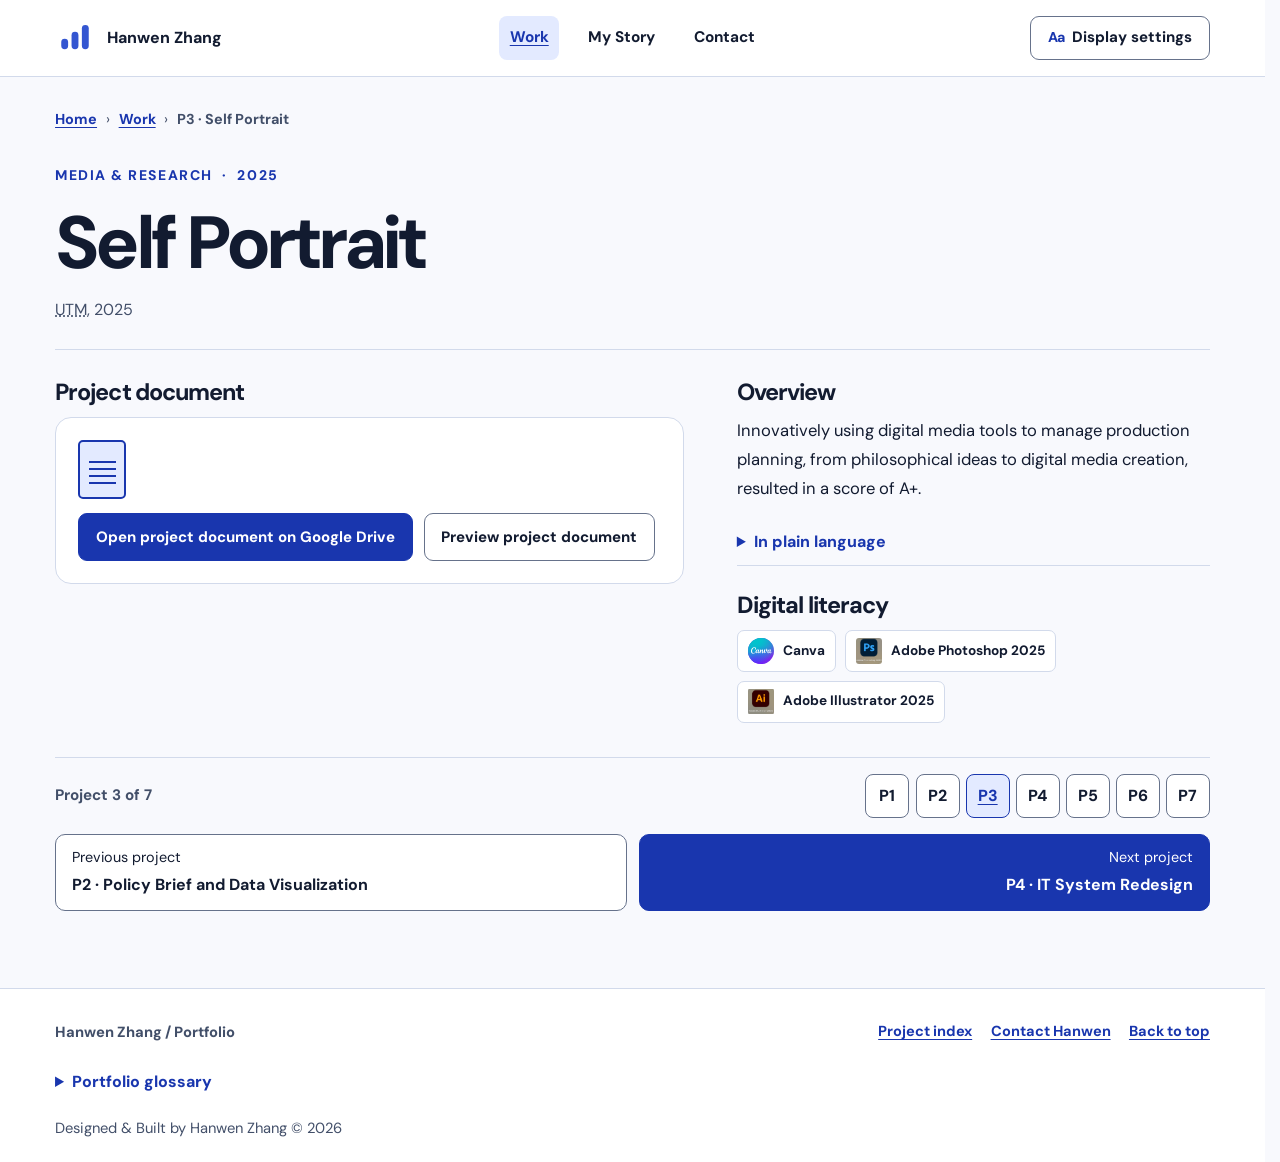
<file: work/p3/index.html>
<!doctype html>
<html lang="en" data-theme="light" data-site-mode="site" data-route="project-p3" data-site-url="https://hanwen-zhang-portfolio.axialgown3.chatgpt.site">
<head>
  <meta charset="utf-8">
  <meta name="viewport" content="width=device-width, initial-scale=1">
  <meta name="referrer" content="strict-origin-when-cross-origin">
  <meta name="description" content="Hanwen Zhang's portfolio of policy analysis, data visualization, design, and media projects.">
  <title>Self Portrait — Hanwen Zhang</title>
  <link rel="icon" type="image/svg+xml" href="../../assets/portfolio-logo.svg">
  <link rel="stylesheet" href="../../styles.css">
</head>
<body>
<a class="skip-link button primary" href="#main-content">Skip to main content</a>
<header class="site-header" id="page-top" tabindex="-1">
  <div class="page-width topbar">
    <a class="brand" href="../../" data-nav="home" aria-label="Hanwen Zhang, home"><img class="brand-mark" src="../../assets/portfolio-logo.svg" width="64" height="64" alt=""><span>Hanwen Zhang</span></a>
    <nav class="primary-nav" aria-label="Main navigation">
      <a href="../../work/" data-nav="work" aria-current="location">Work</a><a href="../../my-story/" data-nav="story">My Story</a><a href="../../contact/" data-nav="contact">Contact</a>
    </nav>
    <button class="button settings-trigger" id="display-open" type="button" aria-haspopup="dialog" aria-controls="display-dialog" hidden><span class="type-icon" aria-hidden="true">Aa</span><span>Display settings</span></button>
  </div>
</header>
<main id="main-content" tabindex="-1">
<article class="project-view page-width" id="project-p3" data-page-view data-title="Self Portrait" aria-labelledby="heading-p3">
  <nav class="breadcrumb" aria-label="Breadcrumb"><ol role="list"><li><a href="../../">Home</a></li><li><span class="breadcrumb-separator" aria-hidden="true">›</span><a href="../../work/">Work</a></li><li><span class="breadcrumb-separator" aria-hidden="true">›</span><span aria-current="page">P3 · Self Portrait</span></li></ol></nav>
  <header class="case-heading">
    <p class="eyebrow"><span>Media &amp; research</span><span aria-hidden="true">·</span><span>2025</span></p>
    <h1 id="heading-p3" tabindex="-1">Self Portrait</h1>
    <p><abbr title="University of Toronto Mississauga">UTM</abbr>, 2025</p>
    
  </header>
  <div class="case-layout">
    <div class="case-main"><section class="project-resource" aria-labelledby="resource-p3">
  <h2 id="resource-p3">Project document</h2>
  <div class="document-card">
    <span class="document-symbol" aria-hidden="true"></span>
    <div class="document-actions button-row">
      <a class="button primary" href="https://drive.google.com/file/d/1wcxnd_2mgQ1rvlYPrrs-Kz6SpmH64ktw/view?usp=drive_link">Open project document on Google Drive</a>
      <button class="button outline" data-doc="https://drive.google.com/file/d/1wcxnd_2mgQ1rvlYPrrs-Kz6SpmH64ktw/preview" data-closed-label="Preview project document" type="button" aria-expanded="false" aria-controls="doc-p3" hidden>Preview project document</button>
    </div>
    <div class="document-preview" id="doc-p3" hidden></div>
  </div>
</section></div>
    <div class="case-sidebar">
      <section class="case-overview" aria-labelledby="overview-p3">
        <h2 id="overview-p3">Overview</h2>
        <div class="prose"><p>Innovatively using digital media tools to manage production planning, from philosophical ideas to digital media creation, resulted in a score of A+.</p></div>
        <details class="reading-panel"><summary>In plain language</summary><div class="prose"><p>I used digital tools to make a self-portrait and organize the steps needed to produce it.</p></div></details>
      </section>
      <section class="case-tools" aria-labelledby="tools-p3">
        <h2 id="tools-p3">Digital literacy</h2>
        <ul class="tool-list"><li><img src="../../assets/design-tool.svg" alt="" width="1900" height="1900" loading="lazy" decoding="async"><span>Canva</span></li>
<li><img src="../../assets/photoshop.png" alt="" width="302" height="288" loading="lazy" decoding="async"><span>Adobe Photoshop 2025</span></li>
<li><img src="../../assets/illustrator.png" alt="" width="302" height="288" loading="lazy" decoding="async"><span>Adobe Illustrator 2025</span></li></ul>
      </section>
    </div>
  </div>
  <nav class="project-pagination" aria-label="Project navigation">
  <div class="series-index">
    <p>Project 3 of 7</p>
    <ol class="series-jumps" aria-label="Jump to a project"><li><a href="../../work/p1/" aria-label="P1: Brand Visual Communication">P1</a></li><li><a href="../../work/p2/" aria-label="P2: Policy Brief and Data Visualization">P2</a></li><li><a href="../../work/p3/" aria-label="P3: Self Portrait" aria-current="location">P3</a></li><li><a href="../../work/p4/" aria-label="P4: IT System Redesign">P4</a></li><li><a href="../../work/p5/" aria-label="P5: SpaceHACK for Sustainability">P5</a></li><li><a href="../../work/p6/" aria-label="P6: Restaurant Digital Marketing">P6</a></li><li><a href="../../work/p7/" aria-label="P7: Asian Beauty Representation Analysis">P7</a></li></ol>
  </div>
  <div class="project-step-row"><a class="project-step project-step-previous" rel="prev" href="../../work/p2/"><span>Previous project</span><strong>P2 · Policy Brief and Data Visualization</strong></a><a class="project-step project-step-next" rel="next" href="../../work/p4/"><span>Next project</span><strong>P4 · IT System Redesign</strong></a></div>
</nav>
</article>
</main>
<footer class="site-footer">
  <div class="page-width">
    <div class="footer-top">
      <p>Hanwen Zhang <span aria-hidden="true">/</span> Portfolio</p>
      <nav aria-label="Footer navigation"><a href="../../work/">Project index</a><a href="../../contact/">Contact Hanwen</a><a href="#page-top">Back to top</a></nav>
    </div>
    <details class="glossary" id="glossary"><summary>Portfolio glossary</summary><dl><div><dt>UTM</dt><dd>University of Toronto Mississauga.</dd></div><div><dt>Policy brief</dt><dd>A short document that gives decision-makers the evidence they need about a policy issue.</dd></div><div><dt>Data visualization</dt><dd>Showing information using charts, maps or other graphics.</dd></div><div><dt>Secondary data</dt><dd>Information already collected by another person or organization.</dd></div><div><dt>Empirical research</dt><dd>Research based on what people observe, measure or test.</dd></div><div><dt>Qualitative and quantitative analysis</dt><dd>Studying descriptions or experiences, and studying numbers or measurements.</dd></div><div><dt>ArcGIS</dt><dd>Software for making maps and studying information about places.</dd></div><div><dt>Design thinking</dt><dd>A way to understand what users need, try ideas and test them with users.</dd></div><div><dt>Marketing funnel</dt><dd>The steps a customer takes from first hearing about a business to buying from it.</dd></div><div><dt>K-pop</dt><dd>Korean popular music.</dd></div><div><dt>Michel Foucault</dt><dd>A French thinker whose work examined how ideas, institutions and power shape society.</dd></div><div><dt>Aesthetic fluidity</dt><dd>The way ideas about beauty and style can change across communities or over time.</dd></div></dl></details>
    <p class="footer-credit">Designed &amp; Built by Hanwen Zhang © 2026</p>
  </div>
</footer>
<dialog id="display-dialog" class="site-dialog" aria-labelledby="display-title">
  <div class="dialog-heading"><h2 id="display-title">Display settings</h2><button class="button outline" type="button" data-dialog-close autofocus>Close settings</button></div>
  <form id="display-settings">
    <fieldset>
      <legend>Color theme</legend>
      <label class="setting-option"><input type="radio" name="theme" value="light" checked>Light</label>
      <label class="setting-option"><input type="radio" name="theme" value="dark">Dark</label>
      <label class="setting-option"><input type="radio" name="theme" value="contrast">High contrast</label>
    </fieldset>
    <label class="setting-label" for="text-scale">Text size</label>
    <select id="text-scale" name="textSize">
      <option value="100">100%</option><option value="115">115%</option><option value="130">130%</option><option value="150">150%</option>
    </select>
    <label class="setting-option"><input type="checkbox" name="spacing">Increase line and paragraph spacing</label>
    <label class="setting-option"><input type="checkbox" name="motion">Reduce motion</label>
    <button class="button outline" type="reset">Reset display settings</button>
  </form>
</dialog>
<script type="application/json" id="portfolio-routes">{"paths":{"home":"","work":"work/","story":"my-story/","contact":"contact/","project-p1":"work/p1/","project-p2":"work/p2/","project-p3":"work/p3/","project-p4":"work/p4/","project-p5":"work/p5/","project-p6":"work/p6/","project-p7":"work/p7/","project-p4-part-b":"work/p4/part-b/"},"aliases":{"portfolio-main":"home","portfolio-main2":"work","portfolio-main3":"work","portfolio-mystory":"story","portfolio-p1":"project-p1","portfolio-p2":"project-p2","portfolio-p3":"project-p3","portfolio-p4":"project-p4","portfolio-p5":"project-p5","portfolio-p6":"project-p6","portfolio-p7":"project-p7","portfolio-p4-part-b":"project-p4-part-b"}}</script>
<script src="../../portfolio.js" defer></script>
</body>
</html>
</file>
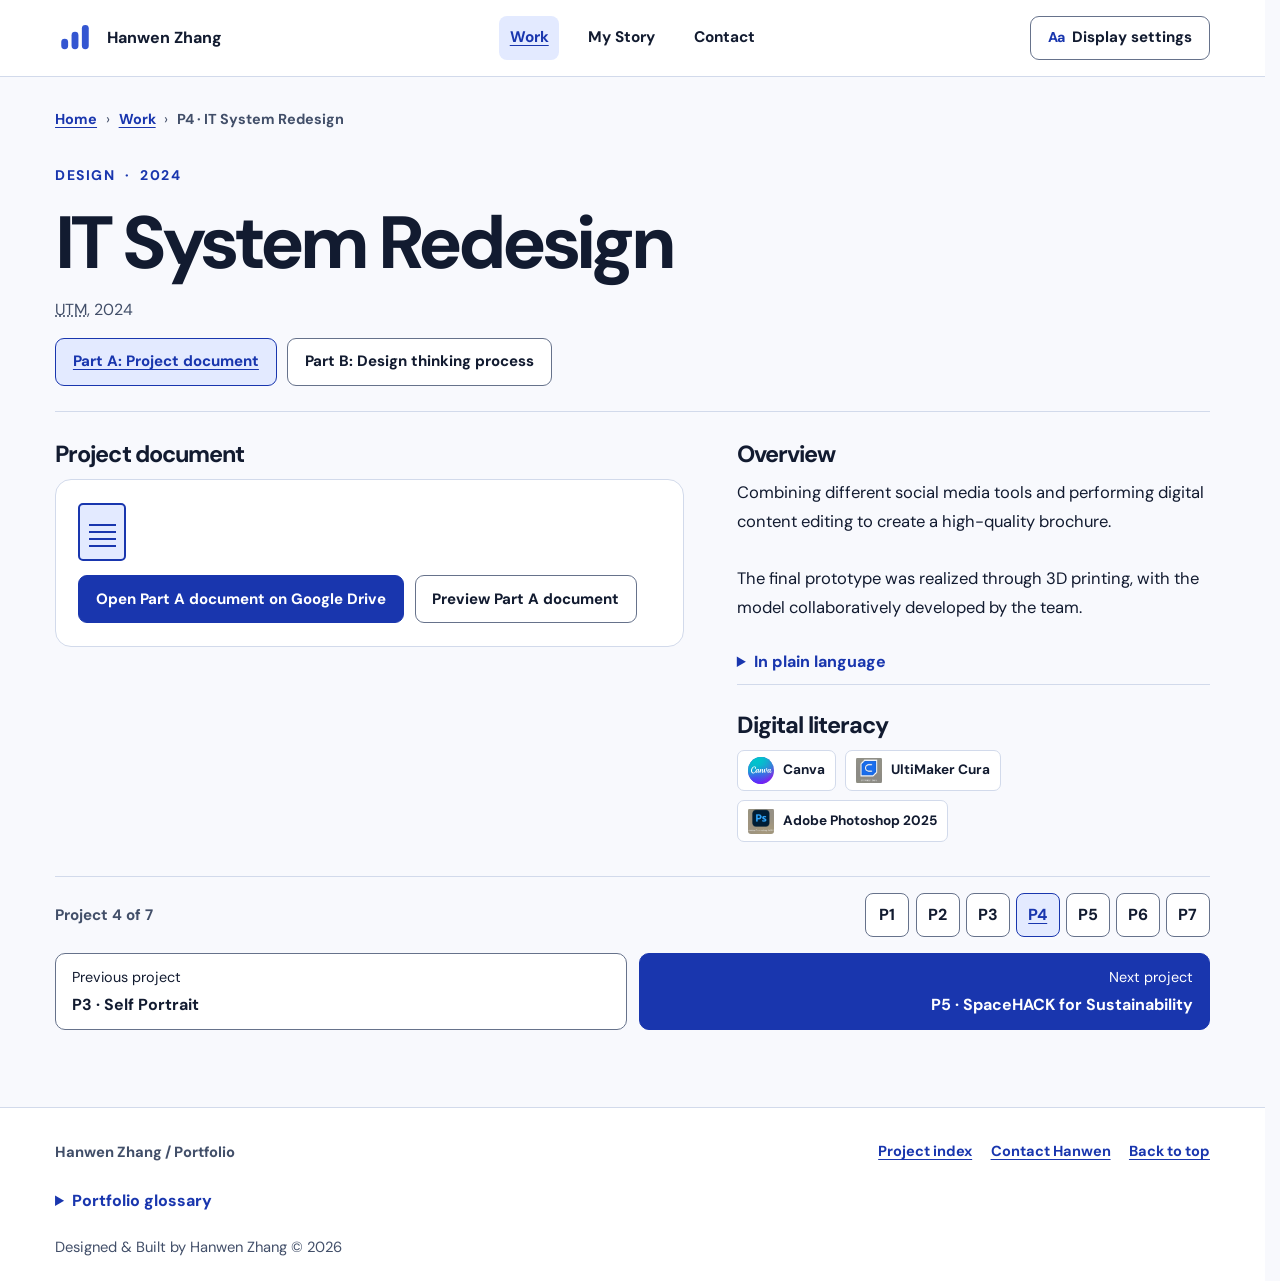
<file: work/p4/index.html>
<!doctype html>
<html lang="en" data-theme="light" data-site-mode="site" data-route="project-p4" data-site-url="https://hanwen-zhang-portfolio.axialgown3.chatgpt.site">
<head>
  <meta charset="utf-8">
  <meta name="viewport" content="width=device-width, initial-scale=1">
  <meta name="referrer" content="strict-origin-when-cross-origin">
  <meta name="description" content="Hanwen Zhang's portfolio of policy analysis, data visualization, design, and media projects.">
  <title>IT System Redesign — Hanwen Zhang</title>
  <link rel="icon" type="image/svg+xml" href="../../assets/portfolio-logo.svg">
  <link rel="stylesheet" href="../../styles.css">
</head>
<body>
<a class="skip-link button primary" href="#main-content">Skip to main content</a>
<header class="site-header" id="page-top" tabindex="-1">
  <div class="page-width topbar">
    <a class="brand" href="../../" data-nav="home" aria-label="Hanwen Zhang, home"><img class="brand-mark" src="../../assets/portfolio-logo.svg" width="64" height="64" alt=""><span>Hanwen Zhang</span></a>
    <nav class="primary-nav" aria-label="Main navigation">
      <a href="../../work/" data-nav="work" aria-current="location">Work</a><a href="../../my-story/" data-nav="story">My Story</a><a href="../../contact/" data-nav="contact">Contact</a>
    </nav>
    <button class="button settings-trigger" id="display-open" type="button" aria-haspopup="dialog" aria-controls="display-dialog" hidden><span class="type-icon" aria-hidden="true">Aa</span><span>Display settings</span></button>
  </div>
</header>
<main id="main-content" tabindex="-1">
<article class="project-view page-width" id="project-p4" data-page-view data-title="IT System Redesign" aria-labelledby="heading-p4">
  <nav class="breadcrumb" aria-label="Breadcrumb"><ol role="list"><li><a href="../../">Home</a></li><li><span class="breadcrumb-separator" aria-hidden="true">›</span><a href="../../work/">Work</a></li><li><span class="breadcrumb-separator" aria-hidden="true">›</span><span aria-current="page">P4 · IT System Redesign</span></li></ol></nav>
  <header class="case-heading">
    <p class="eyebrow"><span>Design</span><span aria-hidden="true">·</span><span>2024</span></p>
    <h1 id="heading-p4" tabindex="-1">IT System Redesign</h1>
    <p><abbr title="University of Toronto Mississauga">UTM</abbr>, 2024</p>
    <nav class="part-nav button-row" aria-label="IT System Redesign parts"><a href="../../work/p4/" class="button outline" aria-current="page">Part A: Project document</a><a href="../../work/p4/part-b/" class="button outline">Part B: Design thinking process</a></nav>
  </header>
  <div class="case-layout">
    <div class="case-main"><section class="project-resource" aria-labelledby="resource-p4">
  <h2 id="resource-p4">Project document</h2>
  <div class="document-card">
    <span class="document-symbol" aria-hidden="true"></span>
    <div class="document-actions button-row">
      <a class="button primary" href="https://drive.google.com/file/d/1HF1YoFCiqPnyhme3jZv7wDK6WL4I_9xA/view?usp=sharing">Open Part A document on Google Drive</a>
      <button class="button outline" data-doc="https://drive.google.com/file/d/1HF1YoFCiqPnyhme3jZv7wDK6WL4I_9xA/preview" data-closed-label="Preview Part A document" type="button" aria-expanded="false" aria-controls="doc-p4" hidden>Preview Part A document</button>
    </div>
    <div class="document-preview" id="doc-p4" hidden></div>
  </div>
</section></div>
    <div class="case-sidebar">
      <section class="case-overview" aria-labelledby="overview-p4">
        <h2 id="overview-p4">Overview</h2>
        <div class="prose"><p>Combining different social media tools and performing digital content editing to create a high-quality brochure.</p><p>The final prototype was realized through 3D printing, with the model collaboratively developed by the team.</p></div>
        <details class="reading-panel"><summary>In plain language</summary><div class="prose"><p>Our team made a brochure and a 3D-printed model for a redesigned system.</p></div></details>
      </section>
      <section class="case-tools" aria-labelledby="tools-p4">
        <h2 id="tools-p4">Digital literacy</h2>
        <ul class="tool-list"><li><img src="../../assets/design-tool.svg" alt="" width="1900" height="1900" loading="lazy" decoding="async"><span>Canva</span></li>
<li><img src="../../assets/cura.png" alt="" width="302" height="288" loading="lazy" decoding="async"><span>UltiMaker Cura</span></li>
<li><img src="../../assets/photoshop.png" alt="" width="302" height="288" loading="lazy" decoding="async"><span>Adobe Photoshop 2025</span></li></ul>
      </section>
    </div>
  </div>
  <nav class="project-pagination" aria-label="Project navigation">
  <div class="series-index">
    <p>Project 4 of 7</p>
    <ol class="series-jumps" aria-label="Jump to a project"><li><a href="../../work/p1/" aria-label="P1: Brand Visual Communication">P1</a></li><li><a href="../../work/p2/" aria-label="P2: Policy Brief and Data Visualization">P2</a></li><li><a href="../../work/p3/" aria-label="P3: Self Portrait">P3</a></li><li><a href="../../work/p4/" aria-label="P4: IT System Redesign" aria-current="location">P4</a></li><li><a href="../../work/p5/" aria-label="P5: SpaceHACK for Sustainability">P5</a></li><li><a href="../../work/p6/" aria-label="P6: Restaurant Digital Marketing">P6</a></li><li><a href="../../work/p7/" aria-label="P7: Asian Beauty Representation Analysis">P7</a></li></ol>
  </div>
  <div class="project-step-row"><a class="project-step project-step-previous" rel="prev" href="../../work/p3/"><span>Previous project</span><strong>P3 · Self Portrait</strong></a><a class="project-step project-step-next" rel="next" href="../../work/p5/"><span>Next project</span><strong>P5 · SpaceHACK for Sustainability</strong></a></div>
</nav>
</article>
</main>
<footer class="site-footer">
  <div class="page-width">
    <div class="footer-top">
      <p>Hanwen Zhang <span aria-hidden="true">/</span> Portfolio</p>
      <nav aria-label="Footer navigation"><a href="../../work/">Project index</a><a href="../../contact/">Contact Hanwen</a><a href="#page-top">Back to top</a></nav>
    </div>
    <details class="glossary" id="glossary"><summary>Portfolio glossary</summary><dl><div><dt>UTM</dt><dd>University of Toronto Mississauga.</dd></div><div><dt>Policy brief</dt><dd>A short document that gives decision-makers the evidence they need about a policy issue.</dd></div><div><dt>Data visualization</dt><dd>Showing information using charts, maps or other graphics.</dd></div><div><dt>Secondary data</dt><dd>Information already collected by another person or organization.</dd></div><div><dt>Empirical research</dt><dd>Research based on what people observe, measure or test.</dd></div><div><dt>Qualitative and quantitative analysis</dt><dd>Studying descriptions or experiences, and studying numbers or measurements.</dd></div><div><dt>ArcGIS</dt><dd>Software for making maps and studying information about places.</dd></div><div><dt>Design thinking</dt><dd>A way to understand what users need, try ideas and test them with users.</dd></div><div><dt>Marketing funnel</dt><dd>The steps a customer takes from first hearing about a business to buying from it.</dd></div><div><dt>K-pop</dt><dd>Korean popular music.</dd></div><div><dt>Michel Foucault</dt><dd>A French thinker whose work examined how ideas, institutions and power shape society.</dd></div><div><dt>Aesthetic fluidity</dt><dd>The way ideas about beauty and style can change across communities or over time.</dd></div></dl></details>
    <p class="footer-credit">Designed &amp; Built by Hanwen Zhang © 2026</p>
  </div>
</footer>
<dialog id="display-dialog" class="site-dialog" aria-labelledby="display-title">
  <div class="dialog-heading"><h2 id="display-title">Display settings</h2><button class="button outline" type="button" data-dialog-close autofocus>Close settings</button></div>
  <form id="display-settings">
    <fieldset>
      <legend>Color theme</legend>
      <label class="setting-option"><input type="radio" name="theme" value="light" checked>Light</label>
      <label class="setting-option"><input type="radio" name="theme" value="dark">Dark</label>
      <label class="setting-option"><input type="radio" name="theme" value="contrast">High contrast</label>
    </fieldset>
    <label class="setting-label" for="text-scale">Text size</label>
    <select id="text-scale" name="textSize">
      <option value="100">100%</option><option value="115">115%</option><option value="130">130%</option><option value="150">150%</option>
    </select>
    <label class="setting-option"><input type="checkbox" name="spacing">Increase line and paragraph spacing</label>
    <label class="setting-option"><input type="checkbox" name="motion">Reduce motion</label>
    <button class="button outline" type="reset">Reset display settings</button>
  </form>
</dialog>
<script type="application/json" id="portfolio-routes">{"paths":{"home":"","work":"work/","story":"my-story/","contact":"contact/","project-p1":"work/p1/","project-p2":"work/p2/","project-p3":"work/p3/","project-p4":"work/p4/","project-p5":"work/p5/","project-p6":"work/p6/","project-p7":"work/p7/","project-p4-part-b":"work/p4/part-b/"},"aliases":{"portfolio-main":"home","portfolio-main2":"work","portfolio-main3":"work","portfolio-mystory":"story","portfolio-p1":"project-p1","portfolio-p2":"project-p2","portfolio-p3":"project-p3","portfolio-p4":"project-p4","portfolio-p5":"project-p5","portfolio-p6":"project-p6","portfolio-p7":"project-p7","portfolio-p4-part-b":"project-p4-part-b"}}</script>
<script src="../../portfolio.js" defer></script>
</body>
</html>
</file>
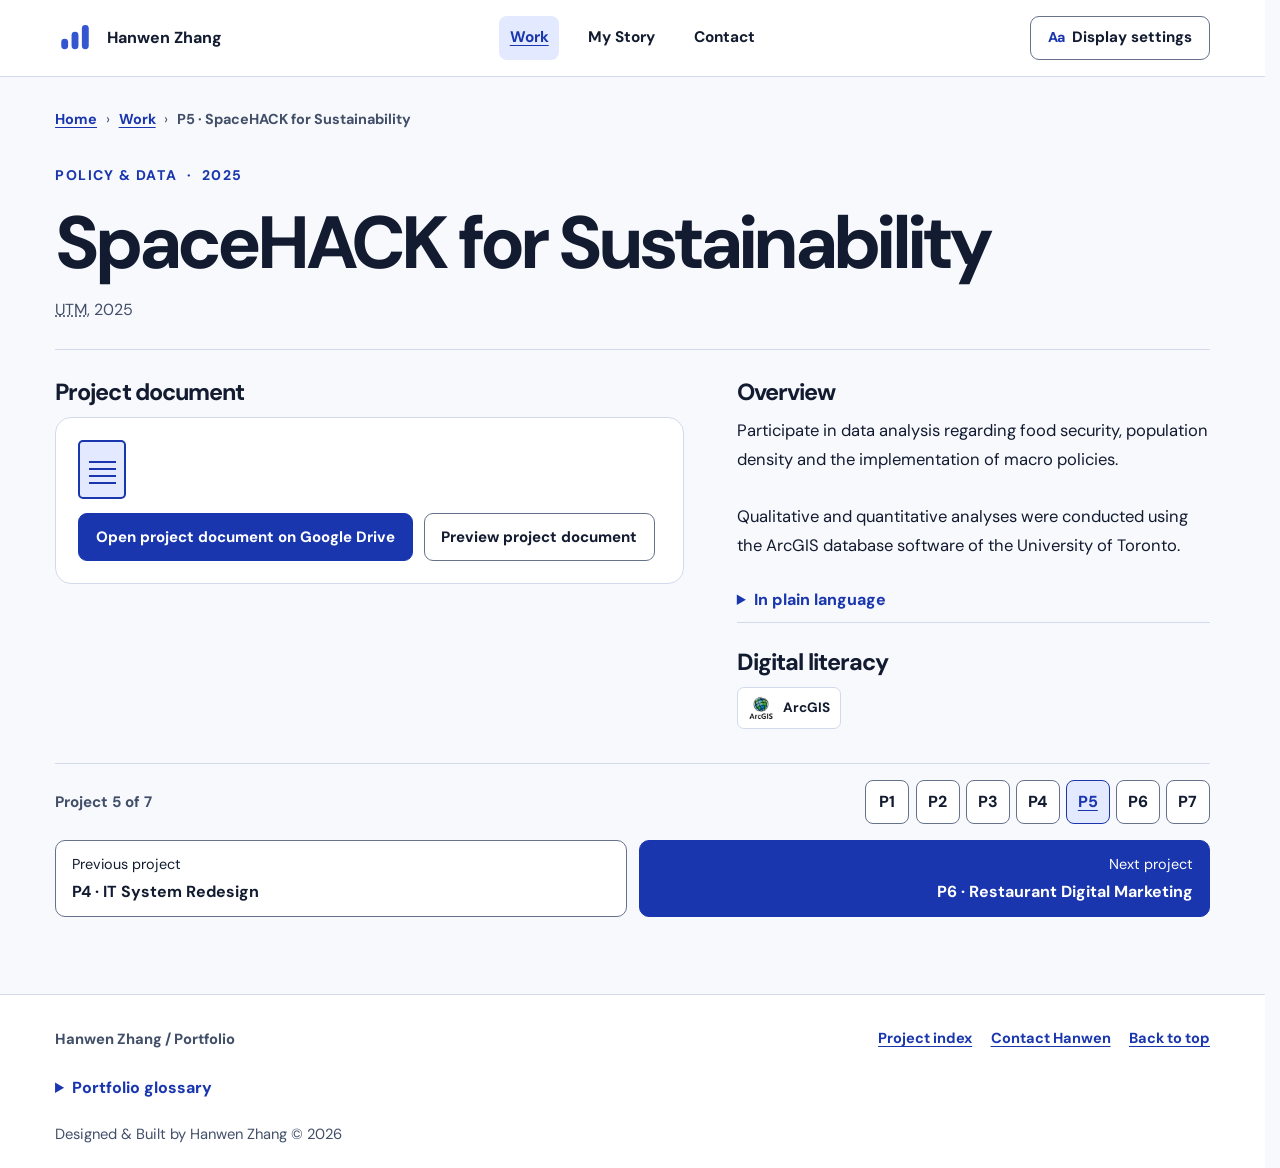
<file: work/p5/index.html>
<!doctype html>
<html lang="en" data-theme="light" data-site-mode="site" data-route="project-p5" data-site-url="https://hanwen-zhang-portfolio.axialgown3.chatgpt.site">
<head>
  <meta charset="utf-8">
  <meta name="viewport" content="width=device-width, initial-scale=1">
  <meta name="referrer" content="strict-origin-when-cross-origin">
  <meta name="description" content="Hanwen Zhang's portfolio of policy analysis, data visualization, design, and media projects.">
  <title>SpaceHACK for Sustainability — Hanwen Zhang</title>
  <link rel="icon" type="image/svg+xml" href="../../assets/portfolio-logo.svg">
  <link rel="stylesheet" href="../../styles.css">
</head>
<body>
<a class="skip-link button primary" href="#main-content">Skip to main content</a>
<header class="site-header" id="page-top" tabindex="-1">
  <div class="page-width topbar">
    <a class="brand" href="../../" data-nav="home" aria-label="Hanwen Zhang, home"><img class="brand-mark" src="../../assets/portfolio-logo.svg" width="64" height="64" alt=""><span>Hanwen Zhang</span></a>
    <nav class="primary-nav" aria-label="Main navigation">
      <a href="../../work/" data-nav="work" aria-current="location">Work</a><a href="../../my-story/" data-nav="story">My Story</a><a href="../../contact/" data-nav="contact">Contact</a>
    </nav>
    <button class="button settings-trigger" id="display-open" type="button" aria-haspopup="dialog" aria-controls="display-dialog" hidden><span class="type-icon" aria-hidden="true">Aa</span><span>Display settings</span></button>
  </div>
</header>
<main id="main-content" tabindex="-1">
<article class="project-view page-width" id="project-p5" data-page-view data-title="SpaceHACK for Sustainability" aria-labelledby="heading-p5">
  <nav class="breadcrumb" aria-label="Breadcrumb"><ol role="list"><li><a href="../../">Home</a></li><li><span class="breadcrumb-separator" aria-hidden="true">›</span><a href="../../work/">Work</a></li><li><span class="breadcrumb-separator" aria-hidden="true">›</span><span aria-current="page">P5 · SpaceHACK for Sustainability</span></li></ol></nav>
  <header class="case-heading">
    <p class="eyebrow"><span>Policy &amp; data</span><span aria-hidden="true">·</span><span>2025</span></p>
    <h1 id="heading-p5" tabindex="-1">SpaceHACK for Sustainability</h1>
    <p><abbr title="University of Toronto Mississauga">UTM</abbr>, 2025</p>
    
  </header>
  <div class="case-layout">
    <div class="case-main"><section class="project-resource" aria-labelledby="resource-p5">
  <h2 id="resource-p5">Project document</h2>
  <div class="document-card">
    <span class="document-symbol" aria-hidden="true"></span>
    <div class="document-actions button-row">
      <a class="button primary" href="https://drive.google.com/file/d/12ueNcWU_dsWF8iBD3dp1Uh-Vhbywft7e/view?usp=sharing">Open project document on Google Drive</a>
      <button class="button outline" data-doc="https://drive.google.com/file/d/12ueNcWU_dsWF8iBD3dp1Uh-Vhbywft7e/preview" data-closed-label="Preview project document" type="button" aria-expanded="false" aria-controls="doc-p5" hidden>Preview project document</button>
    </div>
    <div class="document-preview" id="doc-p5" hidden></div>
  </div>
</section></div>
    <div class="case-sidebar">
      <section class="case-overview" aria-labelledby="overview-p5">
        <h2 id="overview-p5">Overview</h2>
        <div class="prose"><p>Participate in data analysis regarding food security, population density and the implementation of macro policies.</p><p>Qualitative and quantitative analyses were conducted using the ArcGIS database software of the University of Toronto.</p></div>
        <details class="reading-panel"><summary>In plain language</summary><div class="prose"><p>I looked at food access, where people live and how larger policies are put into practice. I used ArcGIS to study maps and data.</p></div></details>
      </section>
      <section class="case-tools" aria-labelledby="tools-p5">
        <h2 id="tools-p5">Digital literacy</h2>
        <ul class="tool-list"><li><img src="../../assets/arcgis.jpg" alt="" width="148" height="148" loading="lazy" decoding="async"><span>ArcGIS</span></li></ul>
      </section>
    </div>
  </div>
  <nav class="project-pagination" aria-label="Project navigation">
  <div class="series-index">
    <p>Project 5 of 7</p>
    <ol class="series-jumps" aria-label="Jump to a project"><li><a href="../../work/p1/" aria-label="P1: Brand Visual Communication">P1</a></li><li><a href="../../work/p2/" aria-label="P2: Policy Brief and Data Visualization">P2</a></li><li><a href="../../work/p3/" aria-label="P3: Self Portrait">P3</a></li><li><a href="../../work/p4/" aria-label="P4: IT System Redesign">P4</a></li><li><a href="../../work/p5/" aria-label="P5: SpaceHACK for Sustainability" aria-current="location">P5</a></li><li><a href="../../work/p6/" aria-label="P6: Restaurant Digital Marketing">P6</a></li><li><a href="../../work/p7/" aria-label="P7: Asian Beauty Representation Analysis">P7</a></li></ol>
  </div>
  <div class="project-step-row"><a class="project-step project-step-previous" rel="prev" href="../../work/p4/"><span>Previous project</span><strong>P4 · IT System Redesign</strong></a><a class="project-step project-step-next" rel="next" href="../../work/p6/"><span>Next project</span><strong>P6 · Restaurant Digital Marketing</strong></a></div>
</nav>
</article>
</main>
<footer class="site-footer">
  <div class="page-width">
    <div class="footer-top">
      <p>Hanwen Zhang <span aria-hidden="true">/</span> Portfolio</p>
      <nav aria-label="Footer navigation"><a href="../../work/">Project index</a><a href="../../contact/">Contact Hanwen</a><a href="#page-top">Back to top</a></nav>
    </div>
    <details class="glossary" id="glossary"><summary>Portfolio glossary</summary><dl><div><dt>UTM</dt><dd>University of Toronto Mississauga.</dd></div><div><dt>Policy brief</dt><dd>A short document that gives decision-makers the evidence they need about a policy issue.</dd></div><div><dt>Data visualization</dt><dd>Showing information using charts, maps or other graphics.</dd></div><div><dt>Secondary data</dt><dd>Information already collected by another person or organization.</dd></div><div><dt>Empirical research</dt><dd>Research based on what people observe, measure or test.</dd></div><div><dt>Qualitative and quantitative analysis</dt><dd>Studying descriptions or experiences, and studying numbers or measurements.</dd></div><div><dt>ArcGIS</dt><dd>Software for making maps and studying information about places.</dd></div><div><dt>Design thinking</dt><dd>A way to understand what users need, try ideas and test them with users.</dd></div><div><dt>Marketing funnel</dt><dd>The steps a customer takes from first hearing about a business to buying from it.</dd></div><div><dt>K-pop</dt><dd>Korean popular music.</dd></div><div><dt>Michel Foucault</dt><dd>A French thinker whose work examined how ideas, institutions and power shape society.</dd></div><div><dt>Aesthetic fluidity</dt><dd>The way ideas about beauty and style can change across communities or over time.</dd></div></dl></details>
    <p class="footer-credit">Designed &amp; Built by Hanwen Zhang © 2026</p>
  </div>
</footer>
<dialog id="display-dialog" class="site-dialog" aria-labelledby="display-title">
  <div class="dialog-heading"><h2 id="display-title">Display settings</h2><button class="button outline" type="button" data-dialog-close autofocus>Close settings</button></div>
  <form id="display-settings">
    <fieldset>
      <legend>Color theme</legend>
      <label class="setting-option"><input type="radio" name="theme" value="light" checked>Light</label>
      <label class="setting-option"><input type="radio" name="theme" value="dark">Dark</label>
      <label class="setting-option"><input type="radio" name="theme" value="contrast">High contrast</label>
    </fieldset>
    <label class="setting-label" for="text-scale">Text size</label>
    <select id="text-scale" name="textSize">
      <option value="100">100%</option><option value="115">115%</option><option value="130">130%</option><option value="150">150%</option>
    </select>
    <label class="setting-option"><input type="checkbox" name="spacing">Increase line and paragraph spacing</label>
    <label class="setting-option"><input type="checkbox" name="motion">Reduce motion</label>
    <button class="button outline" type="reset">Reset display settings</button>
  </form>
</dialog>
<script type="application/json" id="portfolio-routes">{"paths":{"home":"","work":"work/","story":"my-story/","contact":"contact/","project-p1":"work/p1/","project-p2":"work/p2/","project-p3":"work/p3/","project-p4":"work/p4/","project-p5":"work/p5/","project-p6":"work/p6/","project-p7":"work/p7/","project-p4-part-b":"work/p4/part-b/"},"aliases":{"portfolio-main":"home","portfolio-main2":"work","portfolio-main3":"work","portfolio-mystory":"story","portfolio-p1":"project-p1","portfolio-p2":"project-p2","portfolio-p3":"project-p3","portfolio-p4":"project-p4","portfolio-p5":"project-p5","portfolio-p6":"project-p6","portfolio-p7":"project-p7","portfolio-p4-part-b":"project-p4-part-b"}}</script>
<script src="../../portfolio.js" defer></script>
</body>
</html>
</file>
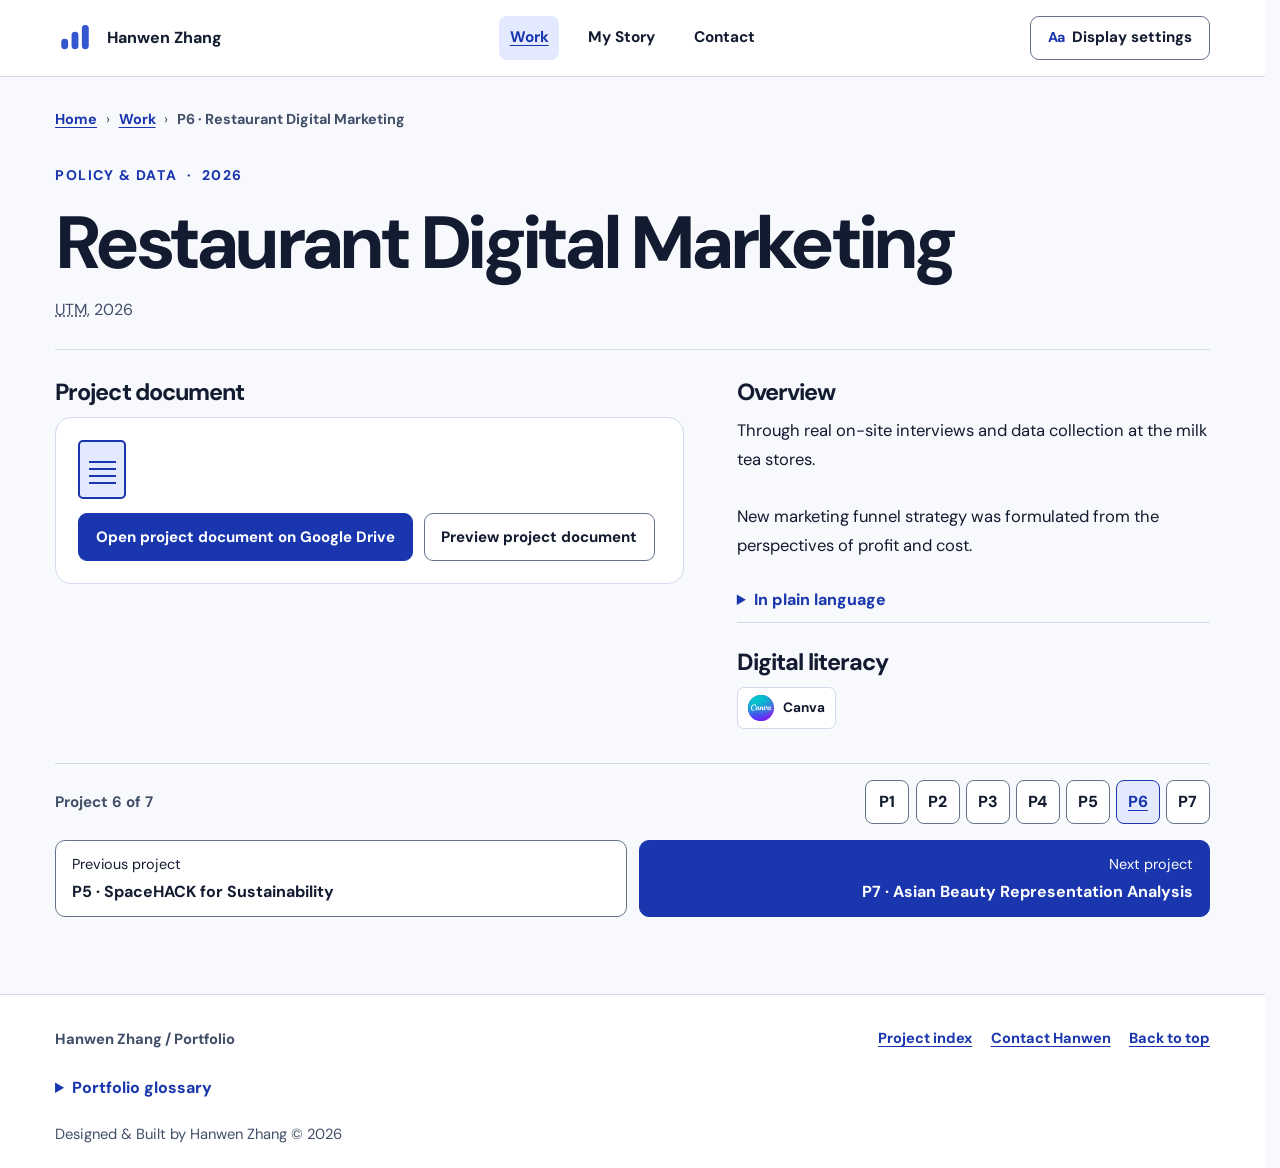
<file: work/p6/index.html>
<!doctype html>
<html lang="en" data-theme="light" data-site-mode="site" data-route="project-p6" data-site-url="https://hanwen-zhang-portfolio.axialgown3.chatgpt.site">
<head>
  <meta charset="utf-8">
  <meta name="viewport" content="width=device-width, initial-scale=1">
  <meta name="referrer" content="strict-origin-when-cross-origin">
  <meta name="description" content="Hanwen Zhang's portfolio of policy analysis, data visualization, design, and media projects.">
  <title>Restaurant Digital Marketing — Hanwen Zhang</title>
  <link rel="icon" type="image/svg+xml" href="../../assets/portfolio-logo.svg">
  <link rel="stylesheet" href="../../styles.css">
</head>
<body>
<a class="skip-link button primary" href="#main-content">Skip to main content</a>
<header class="site-header" id="page-top" tabindex="-1">
  <div class="page-width topbar">
    <a class="brand" href="../../" data-nav="home" aria-label="Hanwen Zhang, home"><img class="brand-mark" src="../../assets/portfolio-logo.svg" width="64" height="64" alt=""><span>Hanwen Zhang</span></a>
    <nav class="primary-nav" aria-label="Main navigation">
      <a href="../../work/" data-nav="work" aria-current="location">Work</a><a href="../../my-story/" data-nav="story">My Story</a><a href="../../contact/" data-nav="contact">Contact</a>
    </nav>
    <button class="button settings-trigger" id="display-open" type="button" aria-haspopup="dialog" aria-controls="display-dialog" hidden><span class="type-icon" aria-hidden="true">Aa</span><span>Display settings</span></button>
  </div>
</header>
<main id="main-content" tabindex="-1">
<article class="project-view page-width" id="project-p6" data-page-view data-title="Restaurant Digital Marketing" aria-labelledby="heading-p6">
  <nav class="breadcrumb" aria-label="Breadcrumb"><ol role="list"><li><a href="../../">Home</a></li><li><span class="breadcrumb-separator" aria-hidden="true">›</span><a href="../../work/">Work</a></li><li><span class="breadcrumb-separator" aria-hidden="true">›</span><span aria-current="page">P6 · Restaurant Digital Marketing</span></li></ol></nav>
  <header class="case-heading">
    <p class="eyebrow"><span>Policy &amp; data</span><span aria-hidden="true">·</span><span>2026</span></p>
    <h1 id="heading-p6" tabindex="-1">Restaurant Digital Marketing</h1>
    <p><abbr title="University of Toronto Mississauga">UTM</abbr>, 2026</p>
    
  </header>
  <div class="case-layout">
    <div class="case-main"><section class="project-resource" aria-labelledby="resource-p6">
  <h2 id="resource-p6">Project document</h2>
  <div class="document-card">
    <span class="document-symbol" aria-hidden="true"></span>
    <div class="document-actions button-row">
      <a class="button primary" href="https://drive.google.com/file/d/1CTslWUv-bdwr01-9kflTaFgYa83u7CQf/view?usp=share_link">Open project document on Google Drive</a>
      <button class="button outline" data-doc="https://drive.google.com/file/d/1CTslWUv-bdwr01-9kflTaFgYa83u7CQf/preview" data-closed-label="Preview project document" type="button" aria-expanded="false" aria-controls="doc-p6" hidden>Preview project document</button>
    </div>
    <div class="document-preview" id="doc-p6" hidden></div>
  </div>
</section></div>
    <div class="case-sidebar">
      <section class="case-overview" aria-labelledby="overview-p6">
        <h2 id="overview-p6">Overview</h2>
        <div class="prose"><p>Through real on-site interviews and data collection at the milk tea stores.</p><p>New marketing funnel strategy was formulated from the perspectives of profit and cost.</p></div>
        <details class="reading-panel"><summary>In plain language</summary><div class="prose"><p>I interviewed people and gathered data at milk tea stores. I used what I learned about costs and profits to plan how the stores could attract customers.</p></div></details>
      </section>
      <section class="case-tools" aria-labelledby="tools-p6">
        <h2 id="tools-p6">Digital literacy</h2>
        <ul class="tool-list"><li><img src="../../assets/design-tool.svg" alt="" width="1900" height="1900" loading="lazy" decoding="async"><span>Canva</span></li></ul>
      </section>
    </div>
  </div>
  <nav class="project-pagination" aria-label="Project navigation">
  <div class="series-index">
    <p>Project 6 of 7</p>
    <ol class="series-jumps" aria-label="Jump to a project"><li><a href="../../work/p1/" aria-label="P1: Brand Visual Communication">P1</a></li><li><a href="../../work/p2/" aria-label="P2: Policy Brief and Data Visualization">P2</a></li><li><a href="../../work/p3/" aria-label="P3: Self Portrait">P3</a></li><li><a href="../../work/p4/" aria-label="P4: IT System Redesign">P4</a></li><li><a href="../../work/p5/" aria-label="P5: SpaceHACK for Sustainability">P5</a></li><li><a href="../../work/p6/" aria-label="P6: Restaurant Digital Marketing" aria-current="location">P6</a></li><li><a href="../../work/p7/" aria-label="P7: Asian Beauty Representation Analysis">P7</a></li></ol>
  </div>
  <div class="project-step-row"><a class="project-step project-step-previous" rel="prev" href="../../work/p5/"><span>Previous project</span><strong>P5 · SpaceHACK for Sustainability</strong></a><a class="project-step project-step-next" rel="next" href="../../work/p7/"><span>Next project</span><strong>P7 · Asian Beauty Representation Analysis</strong></a></div>
</nav>
</article>
</main>
<footer class="site-footer">
  <div class="page-width">
    <div class="footer-top">
      <p>Hanwen Zhang <span aria-hidden="true">/</span> Portfolio</p>
      <nav aria-label="Footer navigation"><a href="../../work/">Project index</a><a href="../../contact/">Contact Hanwen</a><a href="#page-top">Back to top</a></nav>
    </div>
    <details class="glossary" id="glossary"><summary>Portfolio glossary</summary><dl><div><dt>UTM</dt><dd>University of Toronto Mississauga.</dd></div><div><dt>Policy brief</dt><dd>A short document that gives decision-makers the evidence they need about a policy issue.</dd></div><div><dt>Data visualization</dt><dd>Showing information using charts, maps or other graphics.</dd></div><div><dt>Secondary data</dt><dd>Information already collected by another person or organization.</dd></div><div><dt>Empirical research</dt><dd>Research based on what people observe, measure or test.</dd></div><div><dt>Qualitative and quantitative analysis</dt><dd>Studying descriptions or experiences, and studying numbers or measurements.</dd></div><div><dt>ArcGIS</dt><dd>Software for making maps and studying information about places.</dd></div><div><dt>Design thinking</dt><dd>A way to understand what users need, try ideas and test them with users.</dd></div><div><dt>Marketing funnel</dt><dd>The steps a customer takes from first hearing about a business to buying from it.</dd></div><div><dt>K-pop</dt><dd>Korean popular music.</dd></div><div><dt>Michel Foucault</dt><dd>A French thinker whose work examined how ideas, institutions and power shape society.</dd></div><div><dt>Aesthetic fluidity</dt><dd>The way ideas about beauty and style can change across communities or over time.</dd></div></dl></details>
    <p class="footer-credit">Designed &amp; Built by Hanwen Zhang © 2026</p>
  </div>
</footer>
<dialog id="display-dialog" class="site-dialog" aria-labelledby="display-title">
  <div class="dialog-heading"><h2 id="display-title">Display settings</h2><button class="button outline" type="button" data-dialog-close autofocus>Close settings</button></div>
  <form id="display-settings">
    <fieldset>
      <legend>Color theme</legend>
      <label class="setting-option"><input type="radio" name="theme" value="light" checked>Light</label>
      <label class="setting-option"><input type="radio" name="theme" value="dark">Dark</label>
      <label class="setting-option"><input type="radio" name="theme" value="contrast">High contrast</label>
    </fieldset>
    <label class="setting-label" for="text-scale">Text size</label>
    <select id="text-scale" name="textSize">
      <option value="100">100%</option><option value="115">115%</option><option value="130">130%</option><option value="150">150%</option>
    </select>
    <label class="setting-option"><input type="checkbox" name="spacing">Increase line and paragraph spacing</label>
    <label class="setting-option"><input type="checkbox" name="motion">Reduce motion</label>
    <button class="button outline" type="reset">Reset display settings</button>
  </form>
</dialog>
<script type="application/json" id="portfolio-routes">{"paths":{"home":"","work":"work/","story":"my-story/","contact":"contact/","project-p1":"work/p1/","project-p2":"work/p2/","project-p3":"work/p3/","project-p4":"work/p4/","project-p5":"work/p5/","project-p6":"work/p6/","project-p7":"work/p7/","project-p4-part-b":"work/p4/part-b/"},"aliases":{"portfolio-main":"home","portfolio-main2":"work","portfolio-main3":"work","portfolio-mystory":"story","portfolio-p1":"project-p1","portfolio-p2":"project-p2","portfolio-p3":"project-p3","portfolio-p4":"project-p4","portfolio-p5":"project-p5","portfolio-p6":"project-p6","portfolio-p7":"project-p7","portfolio-p4-part-b":"project-p4-part-b"}}</script>
<script src="../../portfolio.js" defer></script>
</body>
</html>
</file>
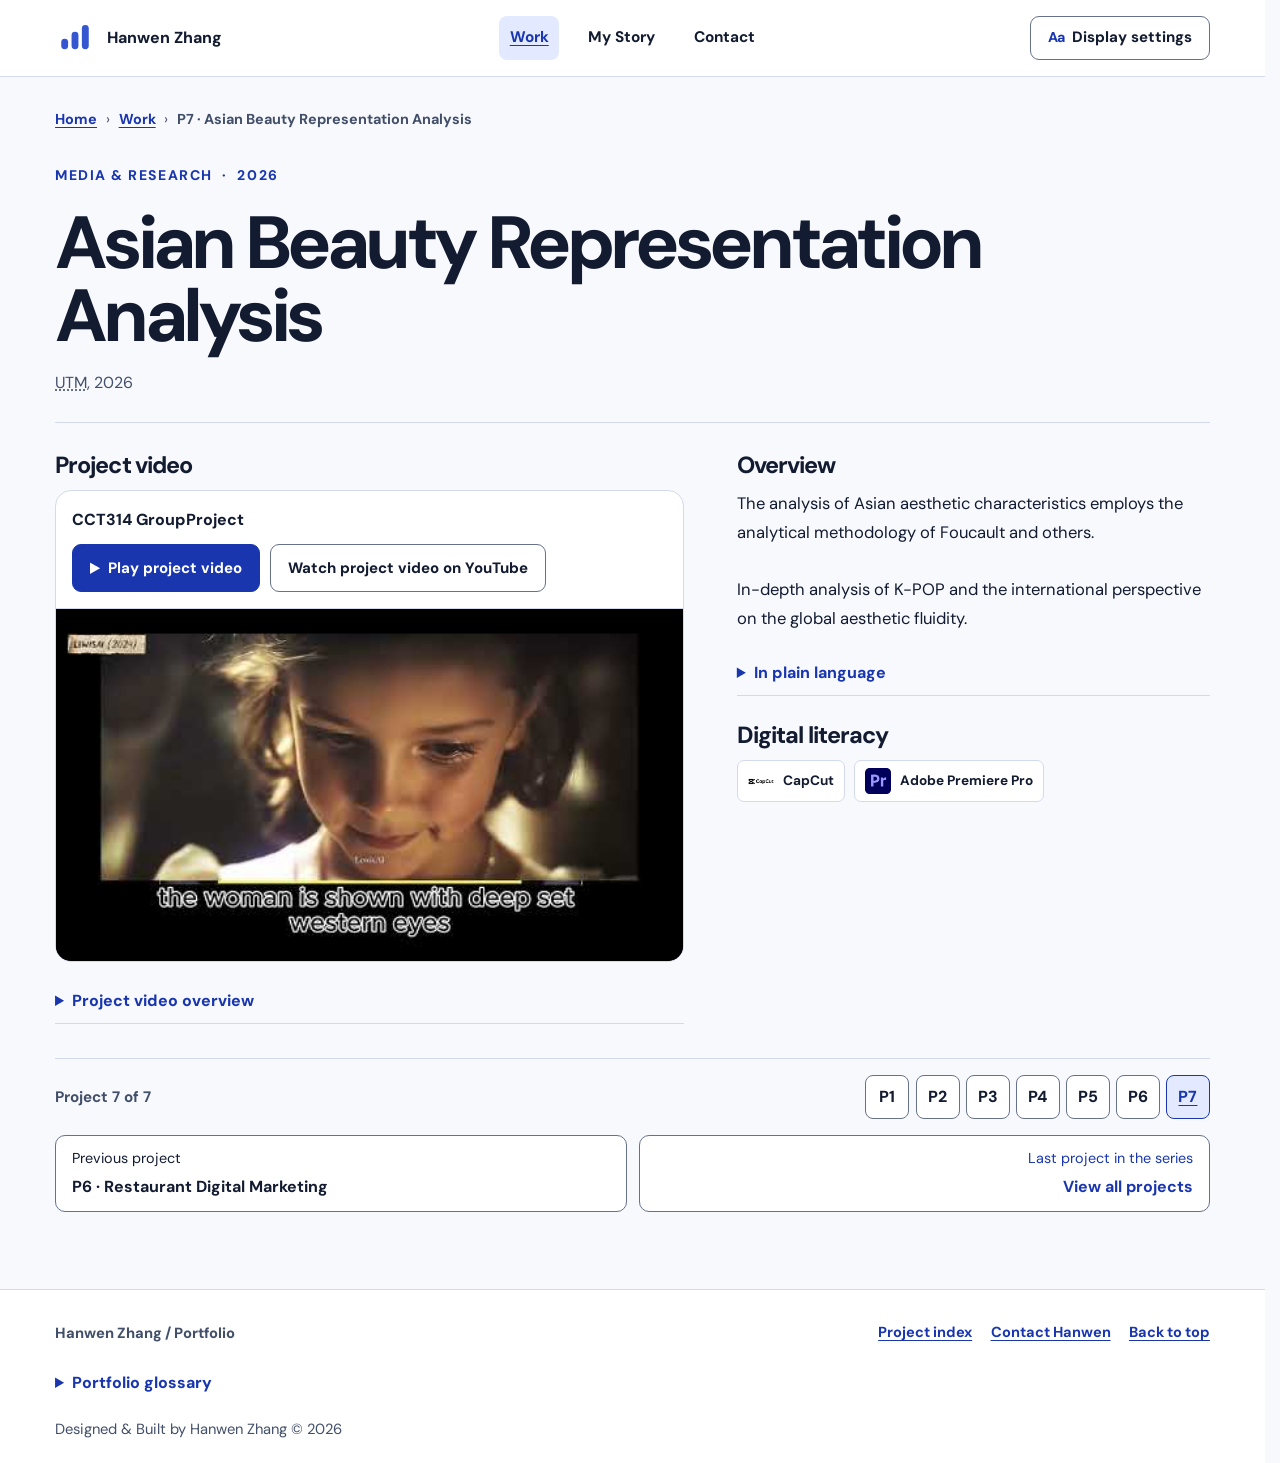
<file: work/p7/index.html>
<!doctype html>
<html lang="en" data-theme="light" data-site-mode="site" data-route="project-p7" data-site-url="https://hanwen-zhang-portfolio.axialgown3.chatgpt.site">
<head>
  <meta charset="utf-8">
  <meta name="viewport" content="width=device-width, initial-scale=1">
  <meta name="referrer" content="strict-origin-when-cross-origin">
  <meta name="description" content="Hanwen Zhang's portfolio of policy analysis, data visualization, design, and media projects.">
  <title>Asian Beauty Representation Analysis — Hanwen Zhang</title>
  <link rel="icon" type="image/svg+xml" href="../../assets/portfolio-logo.svg">
  <link rel="stylesheet" href="../../styles.css">
</head>
<body>
<a class="skip-link button primary" href="#main-content">Skip to main content</a>
<header class="site-header" id="page-top" tabindex="-1">
  <div class="page-width topbar">
    <a class="brand" href="../../" data-nav="home" aria-label="Hanwen Zhang, home"><img class="brand-mark" src="../../assets/portfolio-logo.svg" width="64" height="64" alt=""><span>Hanwen Zhang</span></a>
    <nav class="primary-nav" aria-label="Main navigation">
      <a href="../../work/" data-nav="work" aria-current="location">Work</a><a href="../../my-story/" data-nav="story">My Story</a><a href="../../contact/" data-nav="contact">Contact</a>
    </nav>
    <button class="button settings-trigger" id="display-open" type="button" aria-haspopup="dialog" aria-controls="display-dialog" hidden><span class="type-icon" aria-hidden="true">Aa</span><span>Display settings</span></button>
  </div>
</header>
<main id="main-content" tabindex="-1">
<article class="project-view page-width" id="project-p7" data-page-view data-title="Asian Beauty Representation Analysis" aria-labelledby="heading-p7">
  <nav class="breadcrumb" aria-label="Breadcrumb"><ol role="list"><li><a href="../../">Home</a></li><li><span class="breadcrumb-separator" aria-hidden="true">›</span><a href="../../work/">Work</a></li><li><span class="breadcrumb-separator" aria-hidden="true">›</span><span aria-current="page">P7 · Asian Beauty Representation Analysis</span></li></ol></nav>
  <header class="case-heading">
    <p class="eyebrow"><span>Media &amp; research</span><span aria-hidden="true">·</span><span>2026</span></p>
    <h1 id="heading-p7" tabindex="-1">Asian Beauty Representation Analysis</h1>
    <p><abbr title="University of Toronto Mississauga">UTM</abbr>, 2026</p>
    
  </header>
  <div class="case-layout">
    <div class="case-main"><section class="project-resource" aria-labelledby="video-heading">
  <h2 id="video-heading">Project video</h2>
  <div class="media-shell">
    <div class="media-caption">
      <p class="resource-name">CCT314 GroupProject</p>
      <div class="button-row">
        <button class="button primary" type="button" data-video-toggle aria-expanded="false" aria-controls="project-player" hidden>
          <span class="play-symbol" aria-hidden="true"></span><span data-video-label>Play project video</span>
        </button>
        <a class="button primary" data-online-player href="../../work/p7/" data-online-path="/work/p7/" hidden>Play on the portfolio site</a>
        <a class="button outline" href="https://www.youtube.com/watch?v=HZ7xnFFFJCU">Watch project video on YouTube</a>
      </div>
      <p class="media-status" role="status" id="video-status" hidden></p>
    </div>
    <div class="video-screen" id="project-player">
      <img class="video-poster" src="../../assets/video-poster.jpg" width="480" height="360" alt="" decoding="async">
    </div>
  </div>
  <details class="reading-panel">
    <summary>Project video overview</summary>
    <div class="prose"><p>This project studies how K-pop and ideas about beauty in different countries shape the way Asian beauty is shown.</p></div>
  </details>
</section></div>
    <div class="case-sidebar">
      <section class="case-overview" aria-labelledby="overview-p7">
        <h2 id="overview-p7">Overview</h2>
        <div class="prose"><p>The analysis of Asian aesthetic characteristics employs the analytical methodology of Foucault and others.</p><p>In-depth analysis of K-POP and the international perspective on the global aesthetic fluidity.</p></div>
        <details class="reading-panel"><summary>In plain language</summary><div class="prose"><p>This project studies how K-pop and ideas about beauty in different countries shape the way Asian beauty is shown.</p></div></details>
      </section>
      <section class="case-tools" aria-labelledby="tools-p7">
        <h2 id="tools-p7">Digital literacy</h2>
        <ul class="tool-list"><li><img src="../../assets/capcut.jpg" alt="" width="739" height="415" loading="lazy" decoding="async"><span>CapCut</span></li>
<li><img src="../../assets/premiere.png" alt="" width="800" height="780" loading="lazy" decoding="async"><span>Adobe Premiere Pro</span></li></ul>
      </section>
    </div>
  </div>
  <nav class="project-pagination" aria-label="Project navigation">
  <div class="series-index">
    <p>Project 7 of 7</p>
    <ol class="series-jumps" aria-label="Jump to a project"><li><a href="../../work/p1/" aria-label="P1: Brand Visual Communication">P1</a></li><li><a href="../../work/p2/" aria-label="P2: Policy Brief and Data Visualization">P2</a></li><li><a href="../../work/p3/" aria-label="P3: Self Portrait">P3</a></li><li><a href="../../work/p4/" aria-label="P4: IT System Redesign">P4</a></li><li><a href="../../work/p5/" aria-label="P5: SpaceHACK for Sustainability">P5</a></li><li><a href="../../work/p6/" aria-label="P6: Restaurant Digital Marketing">P6</a></li><li><a href="../../work/p7/" aria-label="P7: Asian Beauty Representation Analysis" aria-current="location">P7</a></li></ol>
  </div>
  <div class="project-step-row"><a class="project-step project-step-previous" rel="prev" href="../../work/p6/"><span>Previous project</span><strong>P6 · Restaurant Digital Marketing</strong></a><a class="project-step project-step-next project-step-index" href="../../work/"><span>Last project in the series</span><strong>View all projects</strong></a></div>
</nav>
</article>
</main>
<footer class="site-footer">
  <div class="page-width">
    <div class="footer-top">
      <p>Hanwen Zhang <span aria-hidden="true">/</span> Portfolio</p>
      <nav aria-label="Footer navigation"><a href="../../work/">Project index</a><a href="../../contact/">Contact Hanwen</a><a href="#page-top">Back to top</a></nav>
    </div>
    <details class="glossary" id="glossary"><summary>Portfolio glossary</summary><dl><div><dt>UTM</dt><dd>University of Toronto Mississauga.</dd></div><div><dt>Policy brief</dt><dd>A short document that gives decision-makers the evidence they need about a policy issue.</dd></div><div><dt>Data visualization</dt><dd>Showing information using charts, maps or other graphics.</dd></div><div><dt>Secondary data</dt><dd>Information already collected by another person or organization.</dd></div><div><dt>Empirical research</dt><dd>Research based on what people observe, measure or test.</dd></div><div><dt>Qualitative and quantitative analysis</dt><dd>Studying descriptions or experiences, and studying numbers or measurements.</dd></div><div><dt>ArcGIS</dt><dd>Software for making maps and studying information about places.</dd></div><div><dt>Design thinking</dt><dd>A way to understand what users need, try ideas and test them with users.</dd></div><div><dt>Marketing funnel</dt><dd>The steps a customer takes from first hearing about a business to buying from it.</dd></div><div><dt>K-pop</dt><dd>Korean popular music.</dd></div><div><dt>Michel Foucault</dt><dd>A French thinker whose work examined how ideas, institutions and power shape society.</dd></div><div><dt>Aesthetic fluidity</dt><dd>The way ideas about beauty and style can change across communities or over time.</dd></div></dl></details>
    <p class="footer-credit">Designed &amp; Built by Hanwen Zhang © 2026</p>
  </div>
</footer>
<dialog id="display-dialog" class="site-dialog" aria-labelledby="display-title">
  <div class="dialog-heading"><h2 id="display-title">Display settings</h2><button class="button outline" type="button" data-dialog-close autofocus>Close settings</button></div>
  <form id="display-settings">
    <fieldset>
      <legend>Color theme</legend>
      <label class="setting-option"><input type="radio" name="theme" value="light" checked>Light</label>
      <label class="setting-option"><input type="radio" name="theme" value="dark">Dark</label>
      <label class="setting-option"><input type="radio" name="theme" value="contrast">High contrast</label>
    </fieldset>
    <label class="setting-label" for="text-scale">Text size</label>
    <select id="text-scale" name="textSize">
      <option value="100">100%</option><option value="115">115%</option><option value="130">130%</option><option value="150">150%</option>
    </select>
    <label class="setting-option"><input type="checkbox" name="spacing">Increase line and paragraph spacing</label>
    <label class="setting-option"><input type="checkbox" name="motion">Reduce motion</label>
    <button class="button outline" type="reset">Reset display settings</button>
  </form>
</dialog>
<script type="application/json" id="portfolio-routes">{"paths":{"home":"","work":"work/","story":"my-story/","contact":"contact/","project-p1":"work/p1/","project-p2":"work/p2/","project-p3":"work/p3/","project-p4":"work/p4/","project-p5":"work/p5/","project-p6":"work/p6/","project-p7":"work/p7/","project-p4-part-b":"work/p4/part-b/"},"aliases":{"portfolio-main":"home","portfolio-main2":"work","portfolio-main3":"work","portfolio-mystory":"story","portfolio-p1":"project-p1","portfolio-p2":"project-p2","portfolio-p3":"project-p3","portfolio-p4":"project-p4","portfolio-p5":"project-p5","portfolio-p6":"project-p6","portfolio-p7":"project-p7","portfolio-p4-part-b":"project-p4-part-b"}}</script>
<script src="../../portfolio.js" defer></script>
</body>
</html>
</file>
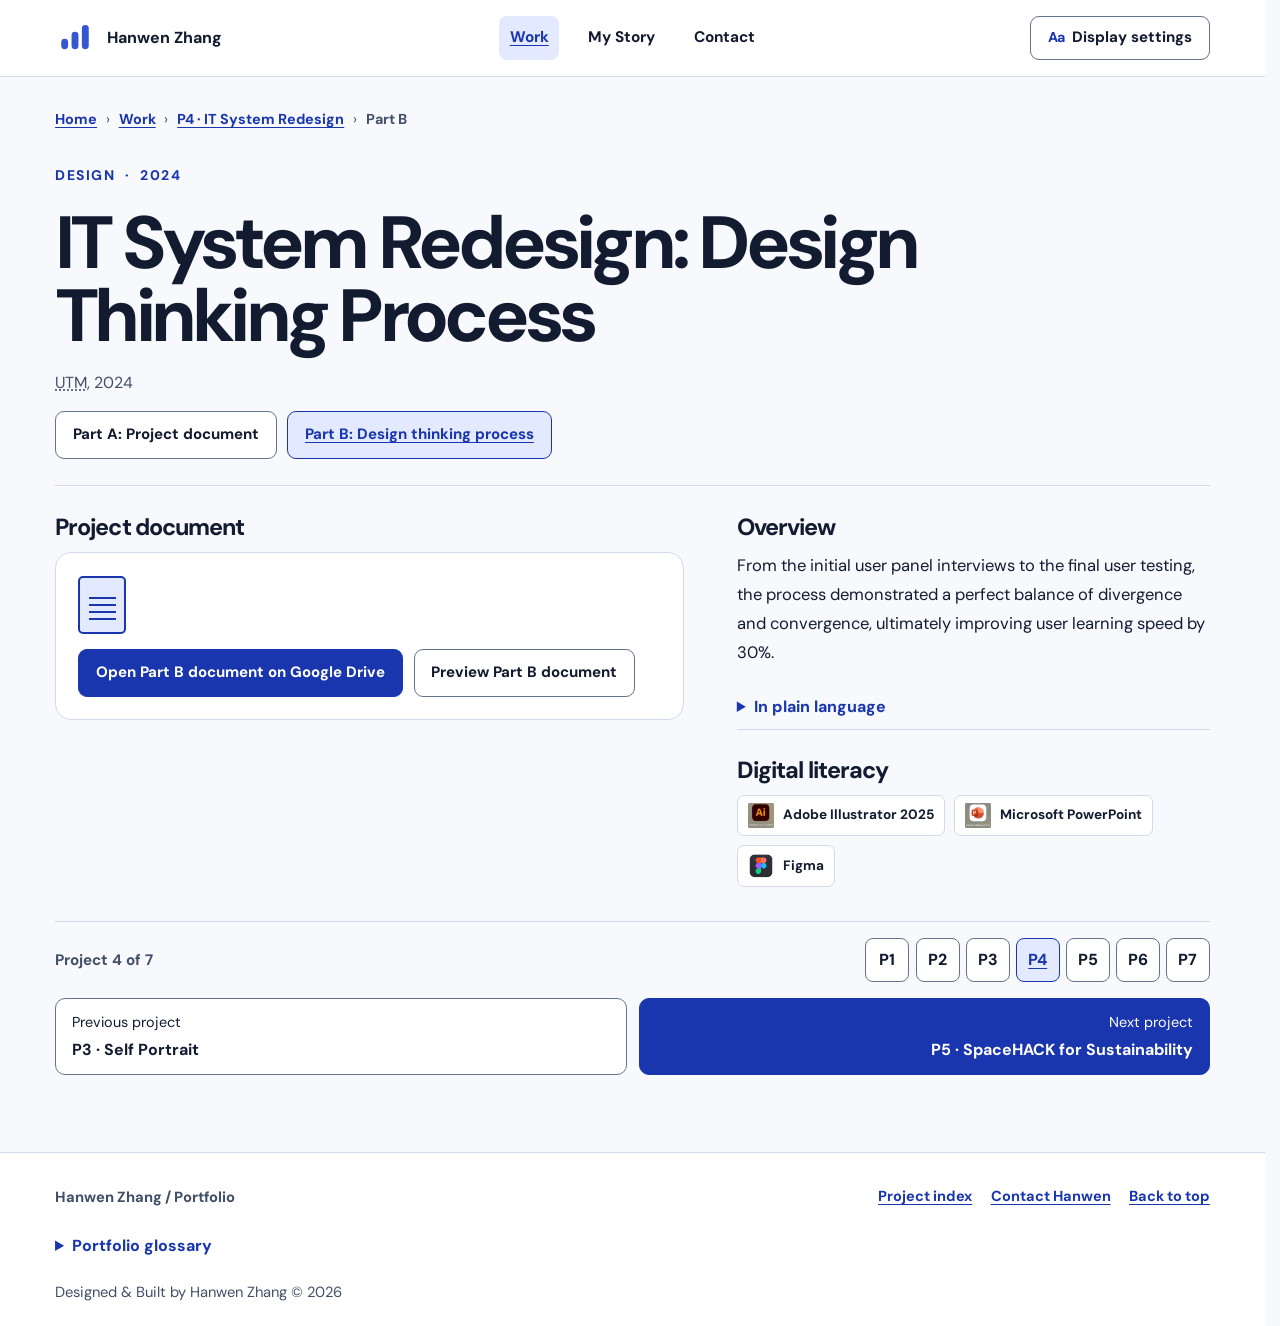
<file: work/p4/part-b/index.html>
<!doctype html>
<html lang="en" data-theme="light" data-site-mode="site" data-route="project-p4-part-b" data-site-url="https://hanwen-zhang-portfolio.axialgown3.chatgpt.site">
<head>
  <meta charset="utf-8">
  <meta name="viewport" content="width=device-width, initial-scale=1">
  <meta name="referrer" content="strict-origin-when-cross-origin">
  <meta name="description" content="Hanwen Zhang's portfolio of policy analysis, data visualization, design, and media projects.">
  <title>IT System Redesign: Design Thinking Process — Hanwen Zhang</title>
  <link rel="icon" type="image/svg+xml" href="../../../assets/portfolio-logo.svg">
  <link rel="stylesheet" href="../../../styles.css">
</head>
<body>
<a class="skip-link button primary" href="#main-content">Skip to main content</a>
<header class="site-header" id="page-top" tabindex="-1">
  <div class="page-width topbar">
    <a class="brand" href="../../../" data-nav="home" aria-label="Hanwen Zhang, home"><img class="brand-mark" src="../../../assets/portfolio-logo.svg" width="64" height="64" alt=""><span>Hanwen Zhang</span></a>
    <nav class="primary-nav" aria-label="Main navigation">
      <a href="../../../work/" data-nav="work" aria-current="location">Work</a><a href="../../../my-story/" data-nav="story">My Story</a><a href="../../../contact/" data-nav="contact">Contact</a>
    </nav>
    <button class="button settings-trigger" id="display-open" type="button" aria-haspopup="dialog" aria-controls="display-dialog" hidden><span class="type-icon" aria-hidden="true">Aa</span><span>Display settings</span></button>
  </div>
</header>
<main id="main-content" tabindex="-1">
<article class="project-view page-width" id="project-p4-part-b" data-page-view data-title="IT System Redesign: Design Thinking Process" aria-labelledby="heading-p4-part-b">
  <nav class="breadcrumb" aria-label="Breadcrumb"><ol role="list"><li><a href="../../../">Home</a></li><li><span class="breadcrumb-separator" aria-hidden="true">›</span><a href="../../../work/">Work</a></li><li><span class="breadcrumb-separator" aria-hidden="true">›</span><a href="../../../work/p4/">P4 · IT System Redesign</a></li><li><span class="breadcrumb-separator" aria-hidden="true">›</span><span aria-current="page">Part B</span></li></ol></nav>
  <header class="case-heading">
    <p class="eyebrow"><span>Design</span><span aria-hidden="true">·</span><span>2024</span></p>
    <h1 id="heading-p4-part-b" tabindex="-1">IT System Redesign: Design Thinking Process</h1>
    <p><abbr title="University of Toronto Mississauga">UTM</abbr>, 2024</p>
    <nav class="part-nav button-row" aria-label="IT System Redesign parts"><a href="../../../work/p4/" class="button outline">Part A: Project document</a><a href="../../../work/p4/part-b/" class="button outline" aria-current="page">Part B: Design thinking process</a></nav>
  </header>
  <div class="case-layout">
    <div class="case-main"><section class="project-resource" aria-labelledby="resource-p4-part-b">
  <h2 id="resource-p4-part-b">Project document</h2>
  <div class="document-card">
    <span class="document-symbol" aria-hidden="true"></span>
    <div class="document-actions button-row">
      <a class="button primary" href="https://drive.google.com/file/d/1n9DWTneJSReZXajPgoLCnZh9qorRIhzr/view?usp=drive_link">Open Part B document on Google Drive</a>
      <button class="button outline" data-doc="https://drive.google.com/file/d/1n9DWTneJSReZXajPgoLCnZh9qorRIhzr/preview" data-closed-label="Preview Part B document" type="button" aria-expanded="false" aria-controls="doc-p4-part-b" hidden>Preview Part B document</button>
    </div>
    <div class="document-preview" id="doc-p4-part-b" hidden></div>
  </div>
</section></div>
    <div class="case-sidebar">
      <section class="case-overview" aria-labelledby="overview-p4-part-b">
        <h2 id="overview-p4-part-b">Overview</h2>
        <div class="prose"><p>From the initial user panel interviews to the final user testing, the process demonstrated a perfect balance of divergence and convergence, ultimately improving user learning speed by 30%.</p></div>
        <details class="reading-panel"><summary>In plain language</summary><div class="prose"><p>We interviewed users, explored different ideas and tested our design. Users learned the system 30% faster.</p></div></details>
      </section>
      <section class="case-tools" aria-labelledby="tools-p4-part-b">
        <h2 id="tools-p4-part-b">Digital literacy</h2>
        <ul class="tool-list"><li><img src="../../../assets/illustrator.png" alt="" width="302" height="288" loading="lazy" decoding="async"><span>Adobe Illustrator 2025</span></li>
<li><img src="../../../assets/powerpoint.png" alt="" width="302" height="288" loading="lazy" decoding="async"><span>Microsoft PowerPoint</span></li>
<li><img src="../../../assets/figma.png" alt="" width="800" height="800" loading="lazy" decoding="async"><span>Figma</span></li></ul>
      </section>
    </div>
  </div>
  <nav class="project-pagination" aria-label="Project navigation">
  <div class="series-index">
    <p>Project 4 of 7</p>
    <ol class="series-jumps" aria-label="Jump to a project"><li><a href="../../../work/p1/" aria-label="P1: Brand Visual Communication">P1</a></li><li><a href="../../../work/p2/" aria-label="P2: Policy Brief and Data Visualization">P2</a></li><li><a href="../../../work/p3/" aria-label="P3: Self Portrait">P3</a></li><li><a href="../../../work/p4/" aria-label="P4: IT System Redesign" aria-current="location">P4</a></li><li><a href="../../../work/p5/" aria-label="P5: SpaceHACK for Sustainability">P5</a></li><li><a href="../../../work/p6/" aria-label="P6: Restaurant Digital Marketing">P6</a></li><li><a href="../../../work/p7/" aria-label="P7: Asian Beauty Representation Analysis">P7</a></li></ol>
  </div>
  <div class="project-step-row"><a class="project-step project-step-previous" rel="prev" href="../../../work/p3/"><span>Previous project</span><strong>P3 · Self Portrait</strong></a><a class="project-step project-step-next" rel="next" href="../../../work/p5/"><span>Next project</span><strong>P5 · SpaceHACK for Sustainability</strong></a></div>
</nav>
</article>
</main>
<footer class="site-footer">
  <div class="page-width">
    <div class="footer-top">
      <p>Hanwen Zhang <span aria-hidden="true">/</span> Portfolio</p>
      <nav aria-label="Footer navigation"><a href="../../../work/">Project index</a><a href="../../../contact/">Contact Hanwen</a><a href="#page-top">Back to top</a></nav>
    </div>
    <details class="glossary" id="glossary"><summary>Portfolio glossary</summary><dl><div><dt>UTM</dt><dd>University of Toronto Mississauga.</dd></div><div><dt>Policy brief</dt><dd>A short document that gives decision-makers the evidence they need about a policy issue.</dd></div><div><dt>Data visualization</dt><dd>Showing information using charts, maps or other graphics.</dd></div><div><dt>Secondary data</dt><dd>Information already collected by another person or organization.</dd></div><div><dt>Empirical research</dt><dd>Research based on what people observe, measure or test.</dd></div><div><dt>Qualitative and quantitative analysis</dt><dd>Studying descriptions or experiences, and studying numbers or measurements.</dd></div><div><dt>ArcGIS</dt><dd>Software for making maps and studying information about places.</dd></div><div><dt>Design thinking</dt><dd>A way to understand what users need, try ideas and test them with users.</dd></div><div><dt>Marketing funnel</dt><dd>The steps a customer takes from first hearing about a business to buying from it.</dd></div><div><dt>K-pop</dt><dd>Korean popular music.</dd></div><div><dt>Michel Foucault</dt><dd>A French thinker whose work examined how ideas, institutions and power shape society.</dd></div><div><dt>Aesthetic fluidity</dt><dd>The way ideas about beauty and style can change across communities or over time.</dd></div></dl></details>
    <p class="footer-credit">Designed &amp; Built by Hanwen Zhang © 2026</p>
  </div>
</footer>
<dialog id="display-dialog" class="site-dialog" aria-labelledby="display-title">
  <div class="dialog-heading"><h2 id="display-title">Display settings</h2><button class="button outline" type="button" data-dialog-close autofocus>Close settings</button></div>
  <form id="display-settings">
    <fieldset>
      <legend>Color theme</legend>
      <label class="setting-option"><input type="radio" name="theme" value="light" checked>Light</label>
      <label class="setting-option"><input type="radio" name="theme" value="dark">Dark</label>
      <label class="setting-option"><input type="radio" name="theme" value="contrast">High contrast</label>
    </fieldset>
    <label class="setting-label" for="text-scale">Text size</label>
    <select id="text-scale" name="textSize">
      <option value="100">100%</option><option value="115">115%</option><option value="130">130%</option><option value="150">150%</option>
    </select>
    <label class="setting-option"><input type="checkbox" name="spacing">Increase line and paragraph spacing</label>
    <label class="setting-option"><input type="checkbox" name="motion">Reduce motion</label>
    <button class="button outline" type="reset">Reset display settings</button>
  </form>
</dialog>
<script type="application/json" id="portfolio-routes">{"paths":{"home":"","work":"work/","story":"my-story/","contact":"contact/","project-p1":"work/p1/","project-p2":"work/p2/","project-p3":"work/p3/","project-p4":"work/p4/","project-p5":"work/p5/","project-p6":"work/p6/","project-p7":"work/p7/","project-p4-part-b":"work/p4/part-b/"},"aliases":{"portfolio-main":"home","portfolio-main2":"work","portfolio-main3":"work","portfolio-mystory":"story","portfolio-p1":"project-p1","portfolio-p2":"project-p2","portfolio-p3":"project-p3","portfolio-p4":"project-p4","portfolio-p5":"project-p5","portfolio-p6":"project-p6","portfolio-p7":"project-p7","portfolio-p4-part-b":"project-p4-part-b"}}</script>
<script src="../../../portfolio.js" defer></script>
</body>
</html>
</file>
<file: styles.css>
@font-face {
  font-family: "DM Sans";
  src: url("assets/dm-sans.woff2") format("woff2");
  font-style: normal;
  font-weight: 400 750;
  font-display: swap;
}

@font-face {
  font-family: "Instrument Serif";
  src: url("assets/instrument-serif-italic.woff2") format("woff2");
  font-style: italic;
  font-weight: 400;
  font-display: swap;
}

:root {
  color-scheme: light;
  --paper: #f8f9fd;
  --surface: #fff;
  --work: #eef1f9;
  --ink: #121b30;
  --muted: #424f69;
  --accent: #1936ae;
  --accent-hover: #102479;
  --on-accent: #fff;
  --soft-accent: #e3eaff;
  --line: #d2daeb;
  --edge: #66728b;
  --focus: #1b32a8;
  --footer: #121c37;
  --footer-ink: #fff;
  --footer-muted: #dce5ff;
  --footer-line: #7583a5;
  --radius: 16px;
  --gutter: clamp(1.125rem, 4.3vw, 4.5rem);
  font-family: "DM Sans", Arial, sans-serif;
  font-size: 100%;
  line-height: 1.65;
  scrollbar-gutter: stable;
}

:root[data-theme="dark"] {
  color-scheme: dark;
  --paper: #111729;
  --surface: #1a2239;
  --work: #151d32;
  --ink: #f7f8ff;
  --muted: #d2dcf5;
  --accent: #c2ceff;
  --accent-hover: #e0e7ff;
  --on-accent: #10194c;
  --soft-accent: #29375c;
  --line: #3b4766;
  --edge: #a3afd1;
  --focus: #dae2ff;
  --footer: #090d19;
  --footer-line: #7484ad;
}

:root[data-theme="contrast"] {
  --paper: #fff;
  --surface: #fff;
  --work: #fff;
  --ink: #050505;
  --muted: #151515;
  --accent: #001b7c;
  --accent-hover: #00114e;
  --on-accent: #fff;
  --soft-accent: #e8edff;
  --line: #4b4b4b;
  --edge: #111;
  --focus: #091783;
  --footer: #000;
  --footer-muted: #fff;
  --footer-line: #a6a6a6;
}

*, *::before, *::after { box-sizing: border-box; }
[hidden] { display: none !important; }

body { display: flex; flex-direction: column; min-height: 100vh; margin: 0; color: var(--ink); background: var(--paper); }
main { flex: 1; min-width: 0; }
img { display: block; max-width: 100%; height: auto; }
button, input, select { font: inherit; color: inherit; }
button { cursor: pointer; }
a { color: var(--accent); text-underline-offset: .18em; }
figure, blockquote, h1, h2, h3, p { margin: 0; }
ul { margin: 0; padding: 0; list-style: none; }
h1, h2, h3 { text-wrap: balance; overflow-wrap: anywhere; }

:focus-visible {
  outline: 3px solid var(--focus);
  outline-offset: 3px;
  box-shadow: 0 0 0 3px var(--surface);
}

main:focus-visible { outline-offset: -3px; }
section, [tabindex="-1"] { scroll-margin-top: 1.25rem; }

.visually-hidden {
  position: absolute;
  width: 1px;
  height: 1px;
  margin: -1px;
  padding: 0;
  border: 0;
  clip-path: inset(50%);
  overflow: hidden;
  white-space: nowrap;
}

.skip-link {
  position: absolute;
  z-index: 10;
  inset-block-start: .75rem;
  inset-inline-start: .75rem;
  transform: translateY(calc(-100% - 1rem));
}

.skip-link:focus { transform: none; }
.page-width { width: min(100% - var(--gutter) * 2, 77rem); margin-inline: auto; }

.site-header {
  border-bottom: 1px solid var(--line);
  background: var(--surface);
}

.topbar {
  display: grid;
  grid-template-columns: minmax(max-content, 1fr) minmax(0, auto) minmax(max-content, 1fr);
  align-items: center;
  gap: .75rem 1.75rem;
  min-height: 4.75rem;
  padding-block: .65rem;
}

.brand {
  display: inline-flex;
  justify-self: start;
  align-items: center;
  gap: .75rem;
  min-height: 2.75rem;
  color: var(--ink);
  font-size: 1rem;
  line-height: 1.2;
  font-weight: 750;
  text-decoration: none;
}

.brand-mark {
  display: block;
  flex: none;
  width: 2.5rem;
  height: 2.5rem;
}
.brand:hover span { text-decoration: underline; }

.primary-nav, .footer-top nav {
  display: flex;
  flex-wrap: wrap;
  align-items: center;
  gap: .25rem 1.15rem;
}

.primary-nav a {
  display: inline-flex;
  align-items: center;
  min-height: 2.75rem;
  padding: .4em .68em;
  border-radius: 8px;
  color: var(--ink);
  font-size: .96rem;
  font-weight: 700;
  text-decoration: none;
}

.primary-nav a:hover, .primary-nav a[aria-current] { background: var(--soft-accent); color: var(--accent); text-decoration: underline; }

.button-row { display: flex; flex-wrap: wrap; align-items: center; gap: .65rem; }

.button {
  display: inline-flex;
  justify-content: center;
  align-items: center;
  gap: .5rem;
  min-block-size: 3rem;
  min-inline-size: 2.75rem;
  border: 1px solid transparent;
  border-radius: 9px;
  padding: .62em 1.12em;
  background: transparent;
  font-size: .94rem;
  font-weight: 750;
  line-height: 1.4;
  text-align: center;
  text-decoration: none;
  overflow-wrap: anywhere;
  transition: background-color 160ms ease, color 160ms ease, border-color 160ms ease;
}

.button.primary { background: var(--accent); color: var(--on-accent); border-color: var(--accent); }
.button.primary:hover { background: var(--accent-hover); border-color: var(--accent-hover); }
.button.outline { border-color: var(--edge); background: var(--surface); color: var(--ink); }
.button.outline:hover { border-color: var(--accent); background: var(--soft-accent); color: var(--accent); }
.button.outline[aria-current] { border-color: var(--accent); background: var(--soft-accent); color: var(--accent); text-decoration: underline; }
.settings-trigger { justify-self: end; min-block-size: 2.75rem; border-color: var(--edge); color: var(--ink); }
.settings-trigger:hover { border-color: var(--edge); background: var(--soft-accent); }
.type-icon { color: var(--accent); font-size: .95em; letter-spacing: -.05em; }

.hero {
  display: grid;
  grid-template-columns: minmax(0, .94fr) minmax(0, 1.06fr);
  align-items: center;
  gap: clamp(1.25rem, 4vw, 3.6rem);
  padding-block: clamp(2.6rem, 4.5vw, 4.6rem) clamp(2.8rem, 4.6vw, 4.75rem);
}

.eyebrow {
  display: flex;
  align-items: center;
  gap: .6rem;
  color: var(--accent);
  font-size: .875rem;
  font-weight: 750;
  letter-spacing: .11em;
  line-height: 1.55;
  text-transform: uppercase;
}

.hero-kicker > span {
  width: 2rem;
  height: 2px;
  background: var(--accent);
}

.hero h1 {
  margin-block: .29em .20em;
  font-size: clamp(3.65rem, 1.3rem + 7.75vw, 8.3rem);
  font-weight: 750;
  line-height: .88;
  letter-spacing: -.08em;
  text-wrap: initial;
}

.hero h1 em {
  display: inline-block;
  margin-left: -.021em;
  color: var(--accent);
  font-family: "Instrument Serif", Georgia, serif;
  font-weight: 400;
  font-size: 1.15em;
  letter-spacing: -.04em;
  line-height: .86;
  padding-right: .08em;
}

.name-period { color: var(--accent); font-size: .62em; letter-spacing: 0; }
.hero-subtitle { max-width: 28ch; font-size: clamp(1.09rem, .95rem + .5vw, 1.48rem); color: var(--muted); line-height: 1.45; }
.hero-actions { margin-block-start: 1.65rem; }

.geometry-band {
  grid-column: 1 / -1;
  min-width: 0;
}
.geometry-window { overflow: hidden; }
.geometry-track { display: flex; }
.geometry-track[data-moving] { animation: geometry-scroll 32s linear infinite; }
.geometry-track[data-paused] { animation-play-state: paused; }
.geometry-toggle { margin-top: .5rem; font-size: .875rem; min-block-size: 2.75rem; }
.hero-geometry {
  display: block;
  flex: 0 0 100%;
  width: 100%;
  height: auto;
  color: var(--accent);
  opacity: .72;
  pointer-events: none;
}
.geometry-soft { fill: none; stroke: currentColor; opacity: .25; }
.geometry-fill { fill: var(--soft-accent); }
@keyframes geometry-scroll { to { transform: translateX(-100%); } }
:root[data-motion="reduce"] .geometry-toggle { display: none; }
@media (prefers-reduced-motion: reduce) { .geometry-toggle { display: none; } }

.portrait-stage {
  position: relative;
  isolation: isolate;
  display: grid;
  overflow: hidden;
  min-width: 0;
  aspect-ratio: 1.29;
  border: 1px solid #bbc9f1;
  border-radius: 18px;
  background-color: #e4ebff;
  background-image: linear-gradient(#c7d5ff 1px, transparent 1px), linear-gradient(90deg, #c7d5ff 1px, transparent 1px);
  background-size: 30px 30px;
  background-position: center;
}

.stage-arch {
  position: absolute;
  inset: 11% 10% -41% 29%;
  border: 1px solid #a8baf1;
  border-radius: 48% 48% 0 0;
  background: #d5e0ff;
  transform: rotate(36deg);
}

.stage-arch::before, .stage-arch::after {
  position: absolute;
  content: "";
  inset: 8%;
  border: 1px solid #a9bdf4;
  border-radius: inherit;
}

.stage-arch::after { inset: 17%; }
.stage-cross {
  position: absolute;
  inset: 9.5% 9% auto auto;
  width: 18px;
  height: 18px;
  background: linear-gradient(90deg, transparent 47%, #2849b5 47% 55%, transparent 55%), linear-gradient(transparent 47%, #2849b5 47% 55%, transparent 55%);
}

.stage-lines {
  position: absolute;
  inset: auto auto 9% 7%;
  width: 13%;
  height: 8%;
  background: repeating-linear-gradient(to bottom, #8ea5ec 0 1px, transparent 1px 7px);
}

.hero-photo, .hero-collage {
  position: absolute;
  padding: clamp(3px, .56vw, 8px);
  background: #fff;
  box-shadow: 0 16px 31px #273b7738;
  transition: transform 180ms ease;
}

.hero-photo { left: 19%; top: 9%; width: 43%; transform: rotate(-7deg); z-index: 1; }
.hero-collage { right: 8%; bottom: 13%; width: 35%; transform: rotate(9deg); z-index: 2; }
.hero-photo img, .hero-collage img { width: 100%; }

@media (hover: hover) {
  .portrait-stage:hover .hero-photo { transform: rotate(-4deg); }
  .portrait-stage:hover .hero-collage { transform: rotate(5deg); }
}

.work-section {
  padding-block: clamp(1.45rem, 2.7vw, 2.35rem) clamp(3.2rem, 6vw, 6rem);
  border-top: 1px solid var(--line);
  background: var(--work);
}

.page-intro { padding-block: clamp(1rem, 2.15vw, 2.15rem) clamp(1.65rem, 3.1vw, 3rem); }
.section-heading { display: flex; flex-wrap: wrap; gap: .4rem 1rem; align-items: baseline; justify-content: space-between; margin-top: .65rem; }
.section-heading p { color: var(--muted); font-weight: 700; font-variant-numeric: tabular-nums; }
.section-heading h1, .story-copy h1 {
  font-size: clamp(2.35rem, 1.7rem + 2.9vw, 4.65rem);
  font-weight: 750;
  letter-spacing: -.068em;
  line-height: 1.04;
}
.section-heading h1 > span, .story-copy h1 > span { color: var(--accent); }

.work-controls { display: flex; flex-wrap: wrap; gap: .65rem; justify-content: space-between; align-items: center; }
.filters, .view-controls { display: flex; flex-wrap: wrap; align-items: center; gap: .45rem; }

.filters button, .view-controls button {
  display: inline-flex;
  justify-content: center;
  align-items: center;
  min-block-size: 2.75rem;
  min-inline-size: 2.75rem;
  padding: .45em .9em;
  border: 1px solid var(--edge);
  border-radius: 8px;
  background: var(--surface);
  color: var(--ink);
  font-size: .9rem;
  font-weight: 700;
  line-height: 1.35;
  text-align: center;
}

.filters button { border-radius: 100px; }
.filters button:hover, .view-controls button:hover { background: var(--soft-accent); border-color: var(--accent); }
.filters button[aria-pressed="true"], .view-controls button[aria-pressed="true"] { background: var(--accent); color: var(--on-accent); border-color: var(--accent); }
.grid-icon { width: 16px; height: 16px; background: repeating-linear-gradient(90deg, currentColor 0 6px, transparent 6px 10px); clip-path: polygon(0 0, 100% 0, 100% 38%, 0 38%, 0 62%, 100% 62%, 100% 100%, 0 100%); }
.list-icon { width: 17px; height: 14px; background: repeating-linear-gradient(currentColor 0 2px, transparent 2px 6px); }

.search-row { display: flex; flex-wrap: wrap; align-items: center; justify-content: space-between; gap: .55rem 1rem; margin: .8rem 0 1.15rem; }
.filter-fields { display: flex; flex-wrap: wrap; align-items: center; gap: .65rem 1.5rem; min-width: 0; }
.search-control, .year-control { display: flex; flex-wrap: wrap; align-items: center; gap: .42rem .75rem; max-width: 100%; }
.filter-fields label { color: var(--muted); font-size: .875rem; font-weight: 750; }
.year-control select {
  min-height: 2.75rem;
  max-width: 100%;
  padding: .32rem .58rem;
  border: 1px solid var(--edge);
  border-radius: 8px;
  background: var(--surface);
  color: var(--ink);
}
.search-box {
  display: flex;
  align-items: center;
  gap: .7rem;
  width: min(100%, 19rem);
  padding-inline: .85rem;
  border: 1px solid var(--edge);
  border-radius: 8px;
  background: var(--surface);
}
.search-box:focus-within { outline: 3px solid var(--focus); outline-offset: 3px; }
.search-box input { min-width: 0; width: 100%; min-height: 2.75rem; padding: .38rem 0; border: 0; background: transparent; font-size: 1rem; }
.search-box input:focus-visible { outline: 0; box-shadow: none; }
.search-box input::placeholder { color: var(--muted); opacity: 1; }
.search-icon { position: relative; flex: none; width: 14px; height: 14px; border: 2px solid var(--muted); border-radius: 50%; }
.search-icon::after { position: absolute; content: ""; left: 9px; top: 9px; width: 6px; height: 2px; background: var(--muted); transform: rotate(45deg); }
.result-count { color: var(--muted); font-size: .91rem; font-weight: 700; }

.project-grid { display: grid; grid-template-columns: repeat(3, minmax(0, 1fr)); gap: 1.1rem; }
.project-card {
  display: flex;
  flex-direction: column;
  min-width: 0;
  border: 1px solid var(--line);
  border-radius: var(--radius);
  background: var(--surface);
}
.project-card:has(.compare-toggle[aria-pressed="true"]) { border-color: var(--accent); }
.project-link {
  display: flex;
  flex-direction: column;
  flex: 1;
  min-width: 0;
  overflow: hidden;
  border-radius: inherit;
  background: var(--surface);
  color: var(--ink);
  text-decoration: none;
  transition: border-color 170ms ease, box-shadow 170ms ease;
}

.project-link:hover { box-shadow: 0 8px 22px #293b741a; }
.project-link:hover h3 { color: var(--accent); text-decoration: underline; }
.card-copy { position: relative; flex: 1; display: grid; align-content: start; gap: .55rem; padding: 1rem 1.05rem 1.15rem; }
.card-meta { display: flex; flex-wrap: wrap; justify-content: space-between; gap: .2rem .85rem; color: var(--muted); font-size: .875rem; font-weight: 700; }
.card-copy h3 { margin: 0 2.35rem 0 0; font-size: clamp(1.18rem, 1.02rem + .4vw, 1.52rem); letter-spacing: -.04em; line-height: 1.18; text-wrap: pretty; }
.project-code { position: absolute; right: 1.05rem; bottom: 1.14rem; color: var(--accent); font-size: .85rem; font-weight: 750; }
.card-actions { display: flex; justify-content: flex-end; padding: .5rem .85rem; border-top: 1px solid var(--line); }
.compare-toggle {
  display: inline-flex;
  align-items: center;
  gap: .42rem;
  min-block-size: 2.75rem;
  border: 1px solid var(--edge);
  border-radius: 8px;
  padding: .35em .72em;
  background: var(--surface);
  color: var(--ink);
  font-size: .88rem;
  font-weight: 750;
}
.compare-toggle > span { position: relative; width: .83em; height: .83em; }
.compare-toggle > span::before, .compare-toggle > span::after {
  content: "";
  position: absolute;
  inset: 45% 0 auto;
  height: 2px;
  background: currentColor;
}
.compare-toggle > span::after { transform: rotate(90deg); }
.compare-toggle[aria-pressed="true"] { border-color: var(--accent); background: var(--soft-accent); color: var(--accent); }
.compare-toggle[aria-pressed="true"] > span::after { display: none; }
.compare-toggle:hover { border-color: var(--accent); text-decoration: underline; }
.compare-bar {
  display: flex;
  flex-wrap: wrap;
  justify-content: space-between;
  align-items: center;
  gap: .55rem 1rem;
  margin-bottom: 1rem;
  padding: .65rem .75rem .65rem 1rem;
  border: 1px solid var(--line);
  border-radius: 10px;
  background: var(--surface);
}
.compare-bar p { color: var(--muted); font-weight: 700; }
.compare-bar .button { min-height: 2.75rem; }
.compare-bar .button:disabled { border-color: var(--edge); background: var(--surface); color: var(--muted); cursor: default; }
.empty-state { border: 1px dashed var(--edge); border-radius: var(--radius); padding: 2rem 1.2rem; text-align: center; background: var(--surface); }
.empty-state p { margin-bottom: .85rem; }
.project-grid[data-layout="list"] { grid-template-columns: minmax(0, 1fr); gap: .75rem; }
[data-layout="list"] .project-link { display: grid; grid-template-columns: minmax(6rem, 21%) minmax(0, 1fr); }
[data-layout="list"] .project-art { min-height: 7.25rem; height: 100%; aspect-ratio: auto; }
[data-layout="list"] .card-copy { align-content: center; padding: .75rem 1.2rem; }

.project-art {
  position: relative;
  display: grid;
  overflow: hidden;
  place-items: center;
  flex: none;
  aspect-ratio: 1.72;
  isolation: isolate;
}
.project-art img { position: absolute; width: 100%; height: 100%; object-fit: cover; }
.project-art span { position: absolute; }
.art-brand { background: #d9e4ff; background-image: repeating-linear-gradient(90deg, #d9e4ff 0 15.2%, #a4b7ea 15.2% calc(15.2% + 1px)); }
.brand-back { width: 42%; height: 66%; background: #16389b; border-radius: 3px; transform: translate(17%, 3%) rotate(12deg); }
.brand-paper { width: 39%; height: 66%; background: #fbfcff; border: 1px solid #344dac; border-radius: 3px; transform: translate(-12%, -3%) rotate(-10deg); box-shadow: 0 10px 16px #17275130; }
.brand-paper i { display: block; width: 57%; aspect-ratio: 1.25; border-radius: 0 0 100% 100%; margin: 12% 0 10% 12%; background: #304fd2; }
.brand-paper b { display: block; margin: 0 12%; height: 23%; background: repeating-linear-gradient(#7892db 0 1px, transparent 1px 7px); }
.brand-orb { width: 23%; aspect-ratio: 1; border: 1px solid #2243b0; border-radius: 100%; inset: 8% 10% auto auto; z-index: -1; }

.art-policy { background-color: #d9ede8; background-image: radial-gradient(#94bcb0 1px, transparent 1px); background-size: 14px 14px; }
.chart-paper { inset: 16% 21% 14% 20%; display: grid; align-items: end; grid-template-columns: repeat(7, 1fr); gap: 6%; padding: 9% 8% 5%; border: 1px solid #599082; border-radius: 4px; transform: rotate(-7deg); background: #f3fbf8; box-shadow: 0 9px 18px #1c40312c; }
.chart-paper i { display: block; align-self: end; height: 31%; background: #318372; border-radius: 2px 2px 0 0; }
.chart-paper i:nth-child(2n) { height: 50%; background: #82c8b8; }
.chart-paper i:nth-child(3n) { height: 70%; }
.chart-paper i:last-child { height: 100%; }
.chart-orb { z-index: -1; width: 39%; aspect-ratio: 1; background: #b4d9cc; border-radius: 50%; inset: 10% 12% auto auto; }

.art-portrait { background: #d0d9eb; }
.art-portrait img { object-position: 50% 42%; }
.art-systems { background-color: #eee6f9; background-image: linear-gradient(125deg,#c4b1df 0 35%,transparent 35% 100%); }
.wireframe { width: 54%; height: 64%; transform: rotate(7deg); border: 2px solid #4f3b78; border-radius: 6px; background: #fbf8ff; box-shadow: -12px 10px 0 #ad99d4; }
.wireframe::before { content: ""; position: absolute; inset: 0 0 auto; height: 19%; border-bottom: 2px solid #5a467b; background: #d4c6ec; border-radius: 4px 4px 0 0; }
.wireframe i, .wireframe b { position: absolute; inset: 32% 48% 12% 10%; background: #9c88c6; border-radius: 2px; }
.wireframe b { inset: 32% 10% 45% 58%; background: #c1afd8; }
.wireframe em { position: absolute; inset: 66% 10% 12% 58%; border-top: 2px solid #8672aa; border-bottom: 2px solid #ab9ac3; }
.wireframe-dot { inset: auto 13% 8% auto; width: 15%; aspect-ratio: 1; border: 2px solid #7c639c; border-radius: 100%; z-index: -1; }

.art-spatial { background: #dfecdc; background-image: repeating-linear-gradient(60deg, transparent 0 22px, #c5dcbb 22px 23px); }
.geo-contour { inset: -15% 12% -13% 12%; border: 1px solid #4f7e49; border-radius: 35% 63% 73% 44%; transform: rotate(-23deg); }
.geo-contour.second { inset: 9% 22%; background: #c6ddbc; border-radius: 40% 60% 61% 49%; z-index: -1; }
.geo-contour.third { inset: 23% 35%; background: #96c18e; border-radius: 60% 40% 36% 58%; }
.geo-point { width: 15%; aspect-ratio: 1; background: #fff; border: 3px solid #2a643e; border-radius: 50%; box-shadow: 0 0 0 9px #ffffff70; }

.art-marketing { background-color: #f3e2cb; background-image: linear-gradient(#e1c9a8 1px, transparent 1px), linear-gradient(90deg,#e1c9a8 1px,transparent 1px); background-size: 25px 25px; }
.funnel { width: 56%; height: 65%; display: flex; flex-direction: column; align-items: center; gap: 8%; transform: rotate(-9deg); }
.funnel i { display: block; height: 21%; width: 100%; background: #603b2c; border-radius: 5px; }
.funnel i:nth-child(2) { width: 80%; background: #8d5037; }
.funnel i:nth-child(3) { width: 59%; background: #b06e46; }
.funnel i:nth-child(4) { width: 40%; background: #d08b59; }
.funnel-ring { width: 39%; aspect-ratio: 1; border: 1px solid #9b6c53; border-radius: 100%; inset: 11% 17% auto auto; z-index: -1; }
.art-beauty { background: #222f4b; }
.art-beauty img { object-position: center; }

.story-section { display: grid; grid-template-columns: minmax(0, .9fr) minmax(0, 1.1fr); gap: clamp(1.65rem, 5vw, 5.25rem); padding-block: clamp(1.2rem, 3vw, 3rem) clamp(3.5rem, 7vw, 7rem); align-items: start; }
.story-copy .eyebrow { margin-bottom: .8rem; }
.story-copy h1 { margin-bottom: 1.2rem; }
.prose { max-inline-size: 62ch; color: var(--ink); font-size: 1.035rem; line-height: 1.75; overflow-wrap: anywhere; }
.prose p + p { margin-block-start: 1.7em; }
.story-motto { margin-block: 1.55rem; color: var(--accent); font: italic clamp(1.9rem, 1.35rem + 1.8vw, 3.2rem)/1.12 "Instrument Serif", Georgia, serif; }
.story-images { display: grid; grid-template-columns: repeat(3, minmax(0, 1fr)); gap: .7rem; }
.story-images li { position: relative; min-width: 0; border-radius: 10px; }
.story-images img { aspect-ratio: 1; width: 100%; object-fit: cover; border-radius: inherit; }
.gallery-thumb { position: absolute; inset: 0; width: 100%; border: 2px solid transparent; border-radius: 10px; background: transparent; }
.gallery-thumb:hover { border-color: #fff; box-shadow: inset 0 0 0 2px #1d3188; }

.contact-page { padding-bottom: clamp(2.7rem, 5.5vw, 5.2rem); }
.contact-section { padding: clamp(1.15rem, 3vw, 2.35rem); border-radius: var(--radius); background: var(--footer); color: var(--footer-ink); }
.contact-layout { display: grid; grid-template-columns: minmax(0, 1.4fr) minmax(0, 1fr); gap: clamp(1.1rem, 3.2vw, 2.6rem); align-items: stretch; }
.contact-portrait {
  display: grid;
  align-content: center;
  justify-items: center;
  gap: .9rem;
  padding: clamp(1.25rem, 3vw, 2.1rem);
  border: 1px solid var(--line);
  border-radius: var(--radius);
  background: var(--soft-accent);
  color: var(--ink);
  text-align: center;
}
.contact-portrait img { width: min(100%, 12rem); aspect-ratio: 1; object-fit: cover; object-position: center 43%; border-radius: 50%; }
.contact-portrait figcaption { display: grid; gap: .05rem; }
.contact-portrait strong { font-size: 1.2rem; }
.contact-portrait span { font-size: .95rem; }
.contact-list { border-top: 1px solid var(--footer-line); }
.contact-list li { display: grid; grid-template-columns: minmax(0, 1fr) auto; align-items: center; gap: .25rem 1rem; padding-block: .65rem; border-bottom: 1px solid var(--footer-line); }
.contact-list span { color: var(--footer-muted); font-size: .93rem; font-weight: 700; }
.contact-list a { display: flex; align-items: center; min-block-size: 2.75rem; color: var(--footer-ink); overflow-wrap: anywhere; word-break: normal; }
.button.contact-copy { border-color: var(--footer-line); color: var(--footer-ink); }
.button.contact-copy:hover { border-color: var(--footer-ink); background: #ffffff24; }
.save-contact { margin-top: .9rem; }
.copy-status { min-height: 1.5em; margin-top: .4rem; color: var(--footer-muted); }
.copy-value { display: block; width: 100%; min-height: 2.75rem; margin-block: .25rem .6rem; padding: .45em .6em; border: 1px solid var(--edge); border-radius: 6px; background: var(--paper); }
.contact-section :focus-visible { outline-color: #fff; box-shadow: 0 0 0 3px var(--footer); }

.project-view { padding-block-end: clamp(3rem, 6vw, 5.6rem); }
.breadcrumb { padding-block-start: clamp(.65rem, 1.65vw, 1.35rem); color: var(--muted); font-size: .9rem; }
.breadcrumb ol { display: flex; align-items: center; flex-wrap: wrap; gap: 0 .55rem; margin: 0; padding: 0; list-style: none; }
.breadcrumb li { display: flex; align-items: center; gap: .55rem; max-inline-size: 100%; }
.breadcrumb li > :last-child { min-inline-size: 0; overflow-wrap: anywhere; }
.breadcrumb a { display: inline-flex; align-items: center; min-inline-size: 2.75rem; min-block-size: 2.75rem; font-weight: 700; }
.breadcrumb [aria-current="page"] { font-weight: 700; }
.breadcrumb-separator { flex: none; }
.case-heading { margin: 1.4rem 0 1.8rem; padding-bottom: 1.6rem; border-bottom: 1px solid var(--line); }
.case-heading h1 { margin-block: .28em .23em; max-inline-size: 22ch; font-size: clamp(2.5rem, 1.9rem + 3.4vw, 5.65rem); line-height: .99; font-weight: 750; letter-spacing: -.064em; text-wrap: pretty; }
.case-heading > p:last-of-type { color: var(--muted); }
.part-nav { margin-top: .9rem; }
.case-layout { display: grid; grid-template-columns: minmax(0, 1.33fr) minmax(0, 1fr); gap: clamp(1.5rem, 4.1vw, 4rem); align-items: start; }
.case-layout h2 { margin-bottom: .7rem; font-size: clamp(1.35rem,1.06rem + .5vw,1.78rem); line-height: 1.15; letter-spacing: -.039em; font-weight: 750; }
.case-tools { margin-top: 1.65rem; }
.tool-list { display: flex; align-items: stretch; gap: .55rem; flex-wrap: wrap; }
.tool-list li { display: flex; align-items: center; gap: .55rem; padding: .42rem .62rem; border: 1px solid var(--line); border-radius: 7px; background: var(--surface); color: var(--ink); font-size: .85rem; font-weight: 700; }
.tool-list img { width: 1.65rem; height: 1.65rem; object-fit: contain; border-radius: 3px; }
.reading-panel { margin-top: 1.05rem; border-bottom: 1px solid var(--line); }
.reading-panel summary, .glossary summary { min-height: 2.75rem; padding: .55rem .45rem .55rem 0; color: var(--accent); font-weight: 750; cursor: pointer; }
.reading-panel .prose { padding-bottom: 1rem; }
.media-shell, .document-card { overflow: hidden; border: 1px solid var(--line); border-radius: var(--radius); background: var(--surface); }
.video-screen { display: grid; place-items: center; position: relative; aspect-ratio: 16 / 9; min-height: 200px; border-top: 1px solid var(--line); background: #000; overflow: hidden; }
.video-poster { width: 100%; height: 100%; position: absolute; object-fit: cover; }
.video-screen iframe { position: absolute; inset: 0; display: block; width: 100%; height: 100%; min-height: 200px; border: 0; }
.video-screen iframe:focus-visible { outline-color: #fff; outline-offset: -5px; }
.media-caption { padding: 1rem; }
.resource-name { margin-bottom: .67rem; font-weight: 750; }
.media-status { margin-top: .78rem; color: var(--muted); font-size: .95rem; }
.play-symbol { flex: none; width: .64rem; height: .72rem; background: currentColor; clip-path: polygon(0 0, 100% 50%, 0 100%); }
[aria-expanded="true"] > .play-symbol { clip-path: none; width: .59rem; height: .59rem; }
.document-card { padding: clamp(.95rem, 2vw, 1.4rem); display: grid; gap: .9rem; }
.document-symbol { width: 3rem; height: 3.65rem; border: 2px solid var(--accent); border-radius: 5px; background: var(--soft-accent); position: relative; }
.document-symbol::before { position: absolute; content: ""; left: 20%; top: 35%; width: 60%; height: 42%; background: repeating-linear-gradient(var(--accent) 0 2px, transparent 2px 7px); }
.document-preview iframe { display: block; width: 100%; min-height: clamp(18rem, 60vh, 32rem); border: 1px solid var(--edge); border-radius: 6px; }
.project-pagination { display: grid; gap: 1rem; margin-top: 2.15rem; padding-top: 1rem; border-top: 1px solid var(--line); }
.series-index { display: flex; flex-wrap: wrap; justify-content: space-between; gap: .55rem 1.2rem; align-items: center; }
.series-index p { color: var(--muted); font-size: .95rem; font-weight: 700; }
.series-jumps { display: flex; flex-wrap: wrap; gap: .38rem; margin: 0; padding: 0; list-style: none; }
.series-jumps a {
  display: grid;
  place-items: center;
  min-width: 2.75rem;
  min-height: 2.75rem;
  border: 1px solid var(--edge);
  border-radius: 8px;
  background: var(--surface);
  color: var(--ink);
  font-weight: 750;
  text-decoration: none;
}
.series-jumps a[aria-current] { border-color: var(--accent); background: var(--soft-accent); color: var(--accent); text-decoration: underline; }
.series-jumps a:hover { border-color: var(--accent); text-decoration: underline; }
.project-step-row { display: grid; grid-template-columns: repeat(2, minmax(0, 1fr)); gap: .75rem; }
.project-step {
  display: grid;
  align-content: center;
  gap: .15rem;
  min-height: 4.6rem;
  padding: .7rem 1rem;
  border: 1px solid var(--edge);
  border-radius: 10px;
  background: var(--surface);
  color: var(--ink);
  text-decoration: none;
  overflow-wrap: anywhere;
}
.project-step span { font-size: .9rem; }
.project-step:hover strong { text-decoration: underline; }
.project-step-next { justify-items: end; border-color: var(--accent); background: var(--accent); color: var(--on-accent); text-align: right; }
.project-step-next:hover { background: var(--accent-hover); }
.project-step-index { border-color: var(--edge); background: var(--surface); color: var(--accent); }
.project-step-index:hover { background: var(--soft-accent); }

.site-footer { border-top: 1px solid var(--line); background: var(--surface); padding-block: 1.35rem; }
.footer-top { display: flex; flex-wrap: wrap; justify-content: space-between; align-items: center; gap: .5rem 1.4rem; }
.footer-top p { color: var(--muted); font-size: .92rem; font-weight: 750; }
.footer-credit { margin-top: .75rem; color: var(--muted); font-size: .92rem; }
.footer-top nav a { display: inline-flex; align-items: center; min-height: 2.75rem; font-size: .91rem; font-weight: 700; }
.glossary { margin-top: .35rem; }
.glossary dl { display: grid; grid-template-columns: repeat(2, minmax(0, 1fr)); gap: .85rem 2rem; max-width: 76ch; }
.glossary dt { font-weight: 750; }
.glossary dd { margin-inline-start: 0; color: var(--muted); }

.site-dialog {
  width: min(100% - 2rem, 39rem);
  max-height: calc(100% - 2rem);
  padding: clamp(.9rem, 3vw, 1.6rem);
  border: 1px solid var(--edge);
  border-radius: var(--radius);
  background: var(--surface);
  color: var(--ink);
  overflow-y: auto;
}
.site-dialog::backdrop { background: #0b122abf; }
.dialog-heading { display: flex; flex-wrap: wrap; align-items: center; justify-content: space-between; gap: .6rem; margin-bottom: .85rem; }
.dialog-heading h2 { font-size: clamp(1.25rem, 1rem + 1vw, 1.75rem); font-weight: 750; letter-spacing: -.034em; }
#display-settings { display: grid; gap: .55rem; }
#display-settings fieldset { margin: .1rem 0 .15rem; padding: .3rem .65rem; min-width: 0; border: 1px solid var(--edge); border-radius: 8px; }
#display-settings legend, .setting-label { font-weight: 750; }
.setting-option { display: flex; gap: .7rem; align-items: center; min-block-size: 2.75rem; padding-inline: .25rem; cursor: pointer; }
.setting-option:focus-within { outline: 3px solid var(--focus); outline-offset: 2px; border-radius: 5px; }
.setting-option input { margin: 0; flex: none; width: 1.12rem; height: 1.12rem; accent-color: var(--accent); }
#text-scale { width: min(12rem, 100%); min-height: 2.75rem; padding: .35rem .55rem; border: 1px solid var(--edge); border-radius: 7px; background: var(--surface); }
#display-settings button { justify-self: start; margin-top: .2rem; }
.gallery-dialog { width: min(100% - 2rem, 55rem); }
.gallery-display img { width: 100%; max-height: 61vh; border-radius: 8px; object-fit: contain; background: var(--work); }
.gallery-display figcaption { margin-top: .4rem; color: var(--muted); }
.gallery-controls { display: flex; flex-wrap: wrap; align-items: center; justify-content: space-between; gap: .5rem; margin-top: .65rem; }
.gallery-controls p { font-weight: 700; }
.gallery-filmstrip { display: flex; flex-wrap: wrap; gap: .45rem; margin-top: .8rem; }
.gallery-filmstrip button {
  display: grid;
  width: clamp(2.75rem, 11vw, 4.55rem);
  min-width: 2.75rem;
  min-height: 2.75rem;
  aspect-ratio: 1;
  border: 2px solid var(--edge);
  border-radius: 7px;
  padding: 3px;
  background: var(--surface);
}
.gallery-filmstrip button[aria-current] { border-color: var(--accent); box-shadow: inset 0 0 0 2px var(--accent); }
.gallery-filmstrip img { width: 100%; aspect-ratio: 1; height: 100%; object-fit: cover; border-radius: 3px; }
.compare-dialog { width: min(100% - 2rem, 58rem); }
.compare-grid { display: grid; grid-template-columns: repeat(2, minmax(0, 1fr)); gap: .85rem; }
.compare-item {
  display: flex;
  flex-direction: column;
  gap: .65rem;
  padding: clamp(.85rem, 2vw, 1.3rem);
  border: 1px solid var(--line);
  border-radius: 10px;
  background: var(--paper);
  overflow-wrap: anywhere;
}
.compare-item h3 { font-size: 1.26rem; line-height: 1.24; }
.compare-item p { color: var(--muted); }
.compare-item dl { margin: 0; }
.compare-item dt { font-weight: 750; }
.compare-item dd { margin-inline-start: 0; }
.compare-item .button { align-self: start; margin-top: auto; }

:root[data-spacing="spacious"] .prose { line-height: 2; word-spacing: .1em; }
:root[data-spacing="spacious"] .prose p + p { margin-block-start: 2.8em; }
:root[data-spacing="spacious"] .hero-subtitle { line-height: 1.8; }

@media (max-width: 62rem) {
  .project-grid { grid-template-columns: repeat(2, minmax(0, 1fr)); }
  .hero { gap: 1.65rem; }
  .case-layout { gap: 1.7rem; }
}

@media (max-width: 64rem) {
  .topbar { grid-template-columns: minmax(0, 1fr) auto; gap: .65rem .75rem; }
  .primary-nav { grid-row: 2; grid-column: 1 / -1; border-top: 1px solid var(--line); padding-top: .4rem; gap: .25rem .45rem; }
  .settings-trigger { grid-row: 1; grid-column: 2; }
}

@media (max-width: 48rem) {
  .hero { grid-template-columns: minmax(0, 1fr); }
  .hero h1 { max-width: 100%; margin-block: .29em .23em; }
  .portrait-stage { width: min(100%, 36rem); margin-inline: auto; }
  .story-section, .case-layout, .contact-layout { grid-template-columns: minmax(0, 1fr); }
  .case-sidebar { display: grid; grid-template-columns: minmax(0, 1fr); }
  .story-images { gap: .55rem; }
}

@media (max-width: 34rem) {
  .project-grid { grid-template-columns: minmax(0, 1fr); }
  .hero h1 { font-size: clamp(3.3rem, 1.2rem + 10vw, 5.4rem); }
  .settings-trigger { padding-inline: .7em; font-size: .875rem; }
  .type-icon { display: none; }
  .brand-mark { width: 2.3rem; height: 2.3rem; }
  .brand { gap: .45rem; }
  .contact-list li { grid-template-columns: minmax(0, 1fr); }
  .contact-list .contact-copy { justify-self: start; }
  .contact-list span { padding-top: .32rem; }
  .glossary dl { grid-template-columns: minmax(0, 1fr); }
  .project-step-row, .compare-grid { grid-template-columns: minmax(0, 1fr); }
  .project-step-next { justify-items: start; text-align: left; }
}

@media (max-width: 27rem) {
  .topbar { grid-template-columns: minmax(0, 1fr); }
  .settings-trigger { grid-row: 3; grid-column: 1; justify-self: start; }
  .primary-nav { gap: .2rem .68rem; }
  [data-layout="list"] .project-link { display: flex; }
  [data-layout="list"] .project-art { height: auto; aspect-ratio: 2.15; }
}

@media (prefers-reduced-motion: reduce) {
  *, *::before, *::after { animation: none !important; transition: none !important; scroll-behavior: auto !important; }
  .portrait-stage:hover .hero-photo { transform: rotate(-7deg); }
  .portrait-stage:hover .hero-collage { transform: rotate(9deg); }
}

:root[data-motion="reduce"] *, :root[data-motion="reduce"] *::before, :root[data-motion="reduce"] *::after { animation: none !important; transition: none !important; scroll-behavior: auto !important; }
:root[data-motion="reduce"] .portrait-stage:hover .hero-photo { transform: rotate(-7deg); }
:root[data-motion="reduce"] .portrait-stage:hover .hero-collage { transform: rotate(9deg); }

@media (forced-colors: active) {
  :focus-visible { outline-color: Highlight !important; }
  .button, .project-link, .site-dialog, .search-box { border-color: ButtonText; }
  button[aria-pressed="true"] { outline: 2px solid Highlight; outline-offset: -3px; }
}
</file>
